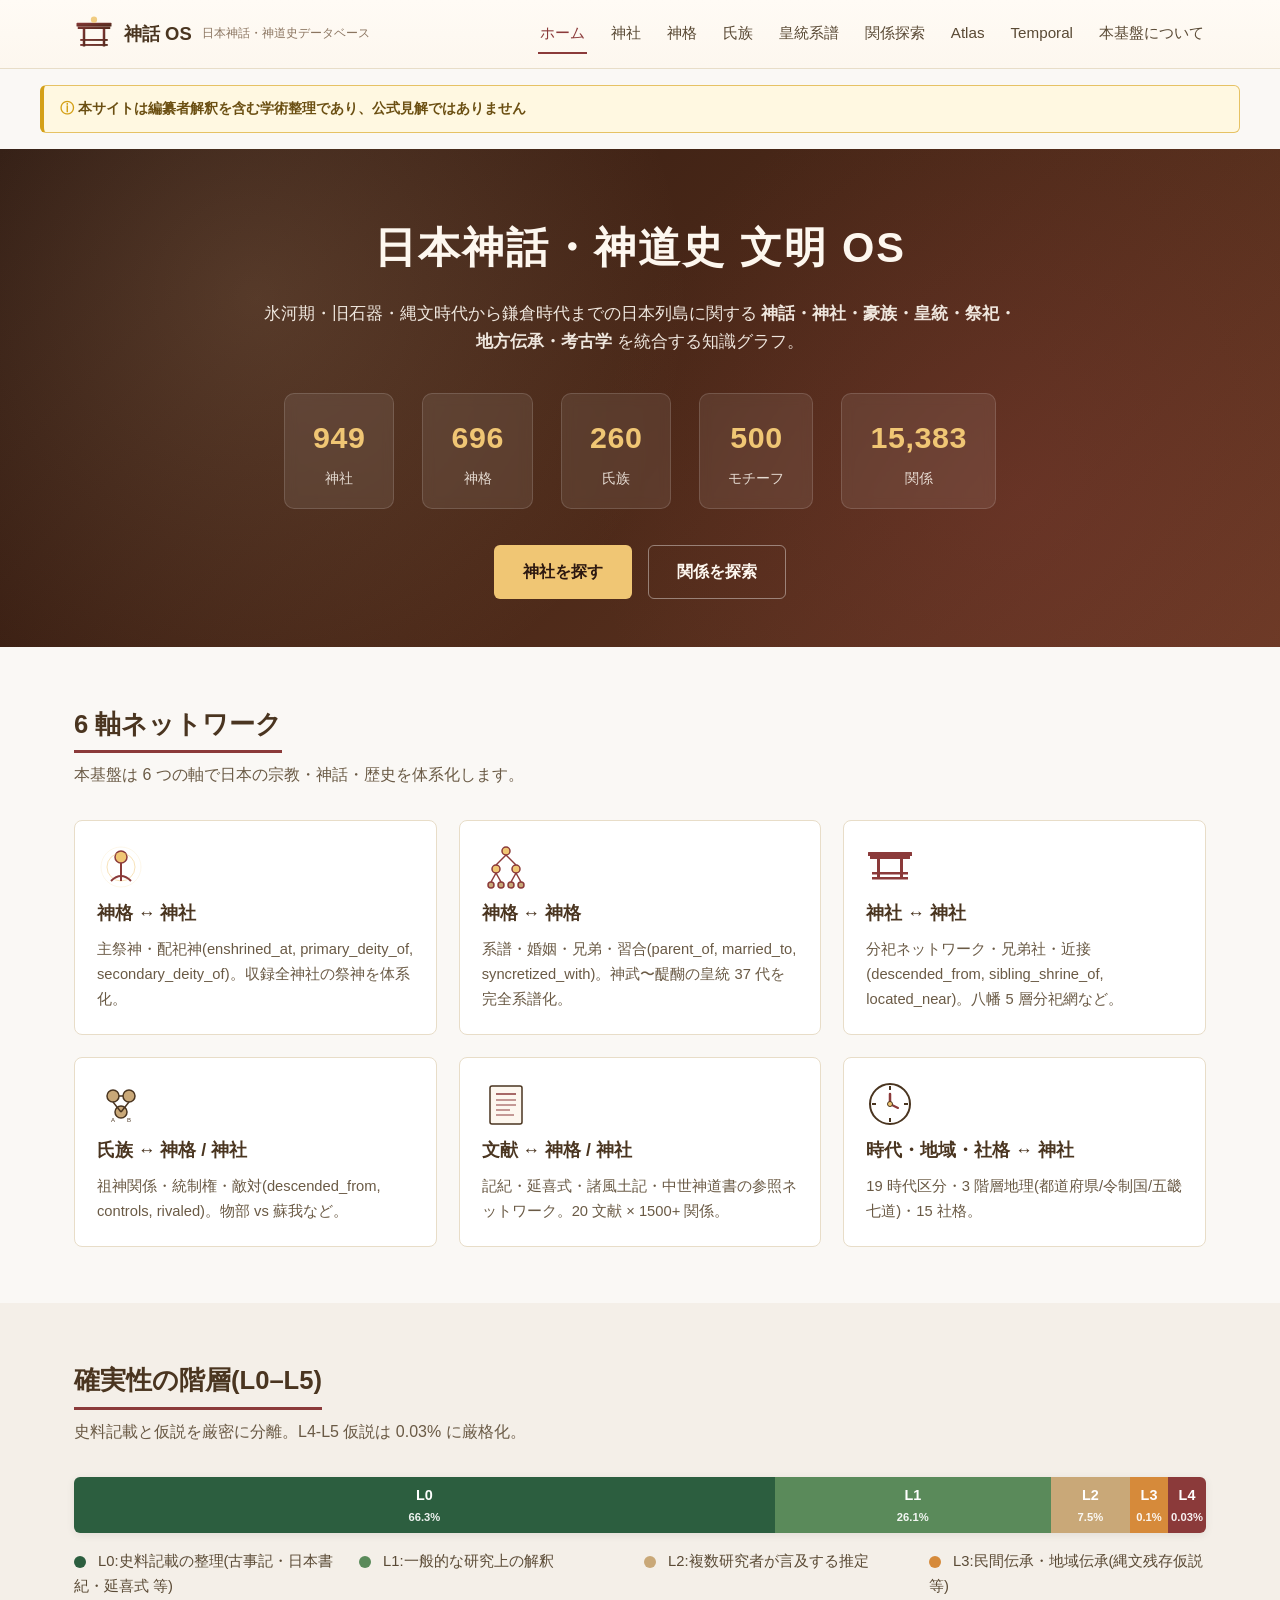
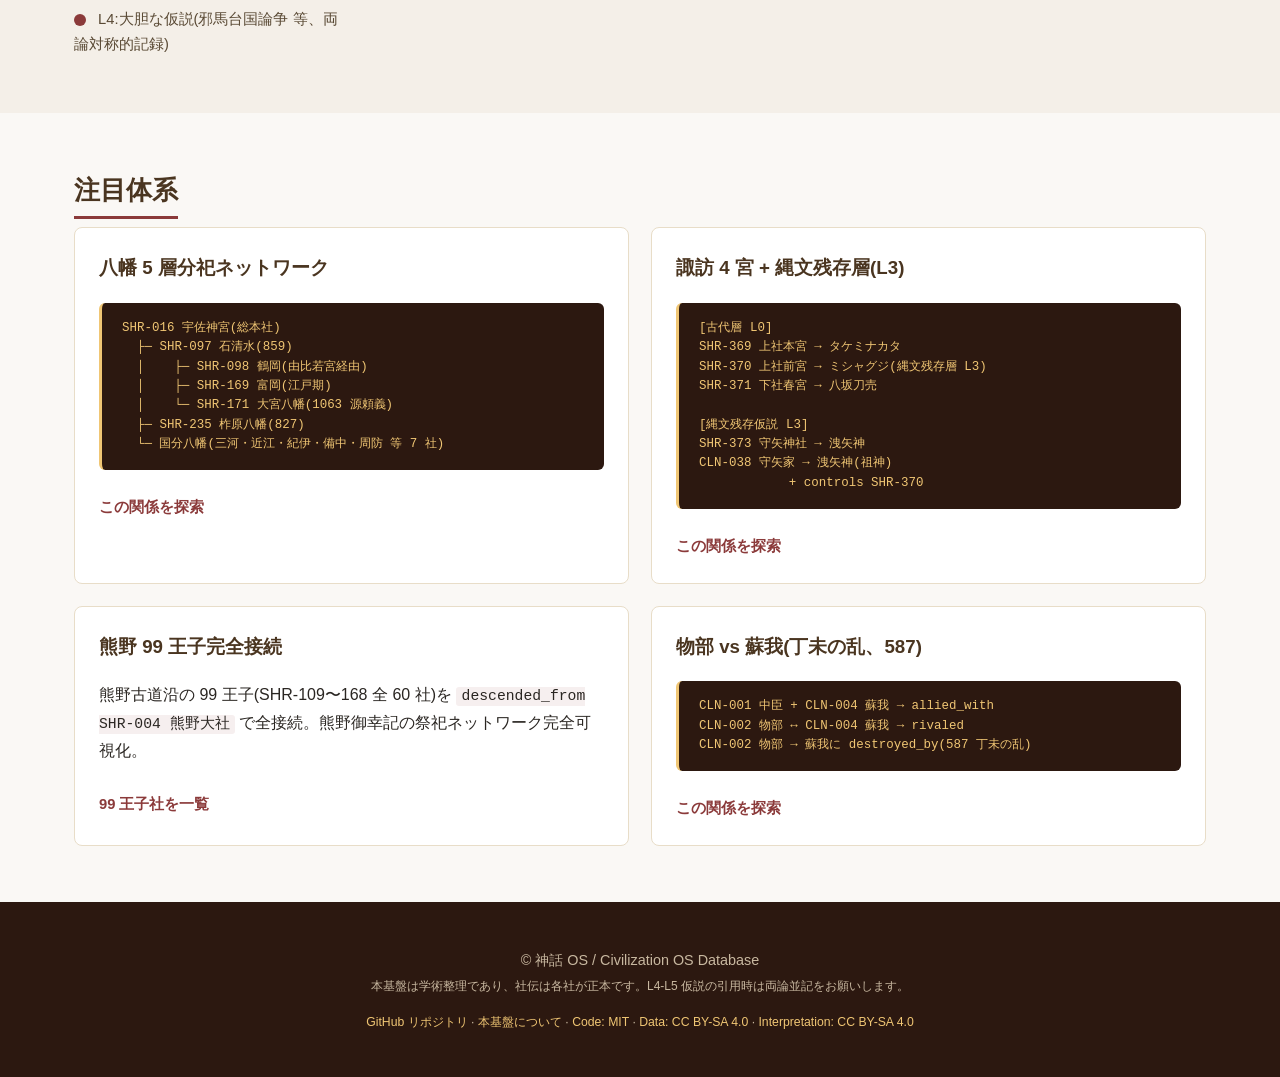
<file: index.html>
<!DOCTYPE html>
<html lang="ja">
<head>
<meta charset="UTF-8">
<meta name="viewport" content="width=device-width, initial-scale=1.0">
<meta http-equiv="refresh" content="0; url=web/index.html">
<link rel="canonical" href="web/index.html">
<title>日本神話・神道史 文明 OS データベース</title>
<style>
  body { font-family: "Hiragino Sans", "Yu Gothic", sans-serif; background: #2c1810; color: #fdf7ef; display: flex; min-height: 100vh; margin: 0; align-items: center; justify-content: center; text-align: center; }
  a { color: #f0c674; font-weight: 700; font-size: 1.2em; }
  .box { padding: 32px; }
</style>
</head>
<body>
  <div class="box">
    <p>日本神話・神道史 文明 OS データベースへようこそ。</p>
    <p>Web アプリへ移動します…</p>
    <p>自動で移動しない場合は <a href="web/index.html">こちらをタップ</a> してください。</p>
  </div>
  <script>location.replace('web/index.html');</script>
</body>
</html>
</file>
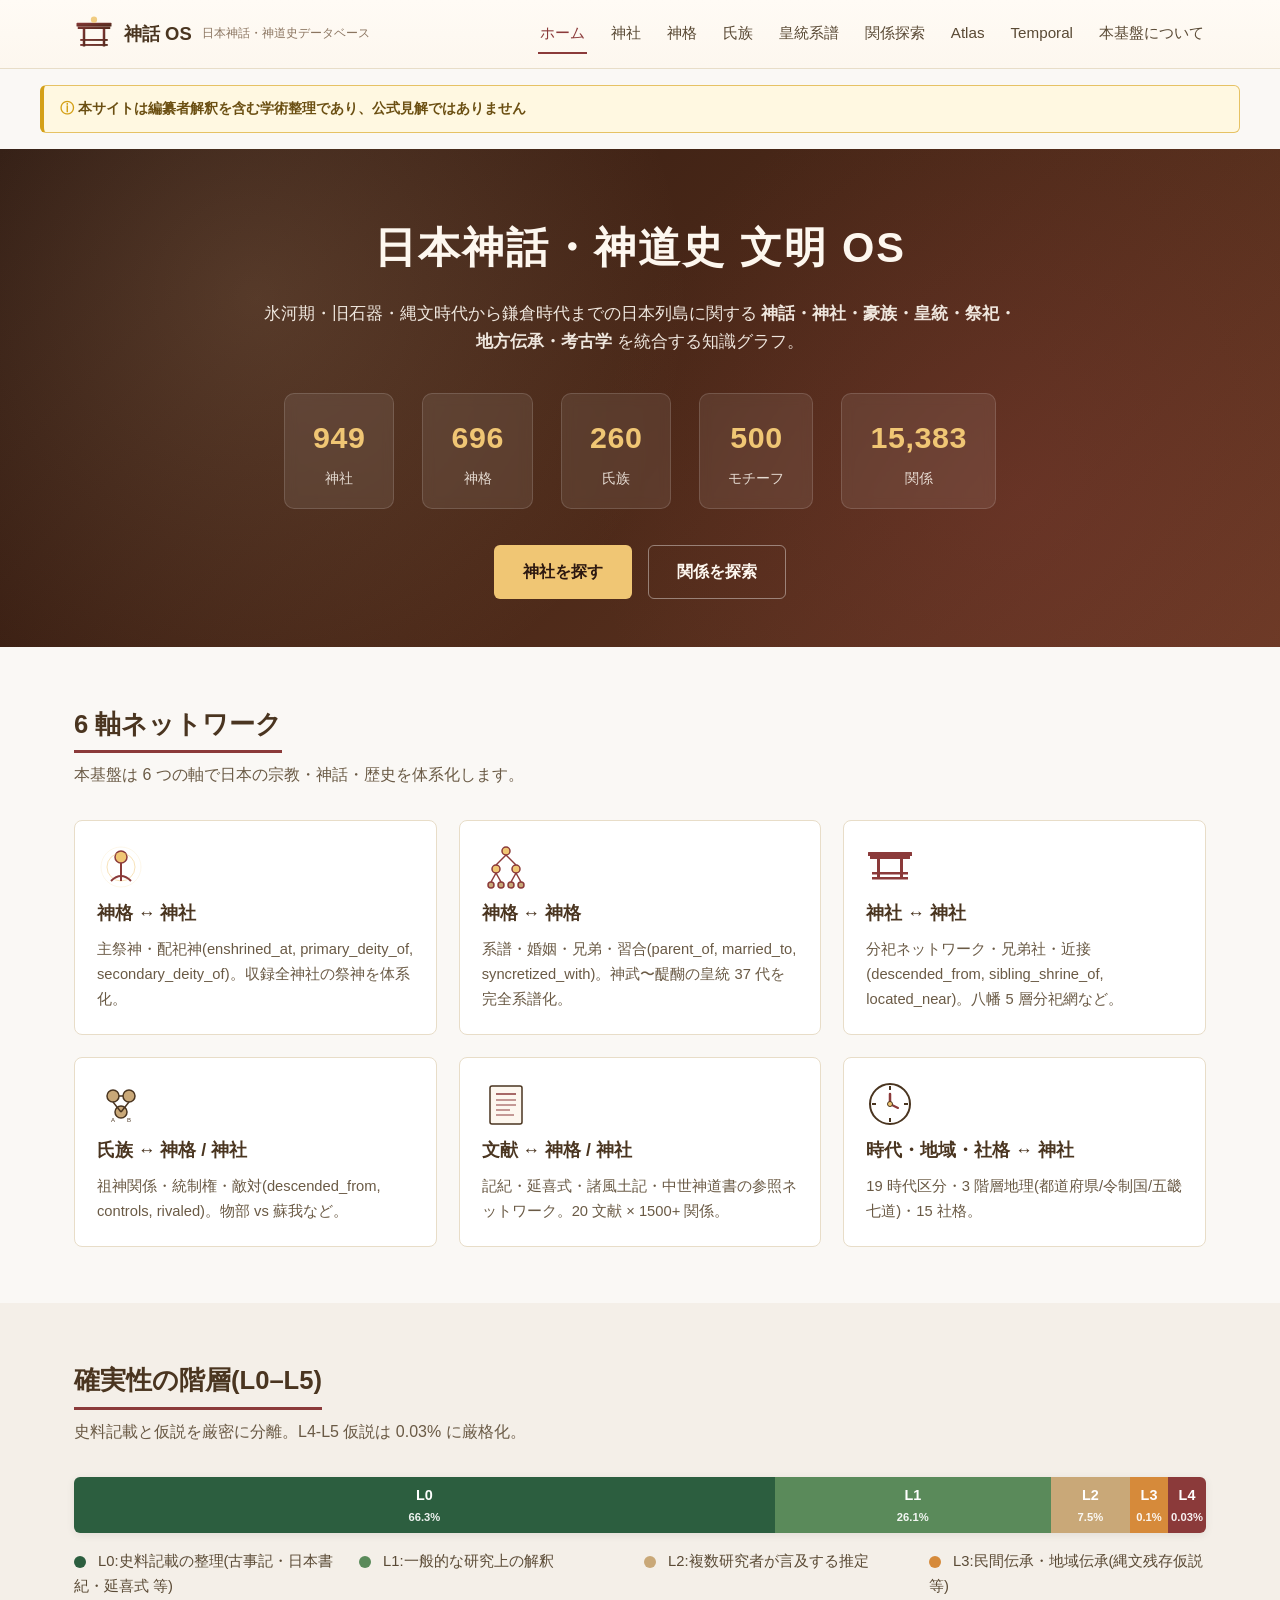
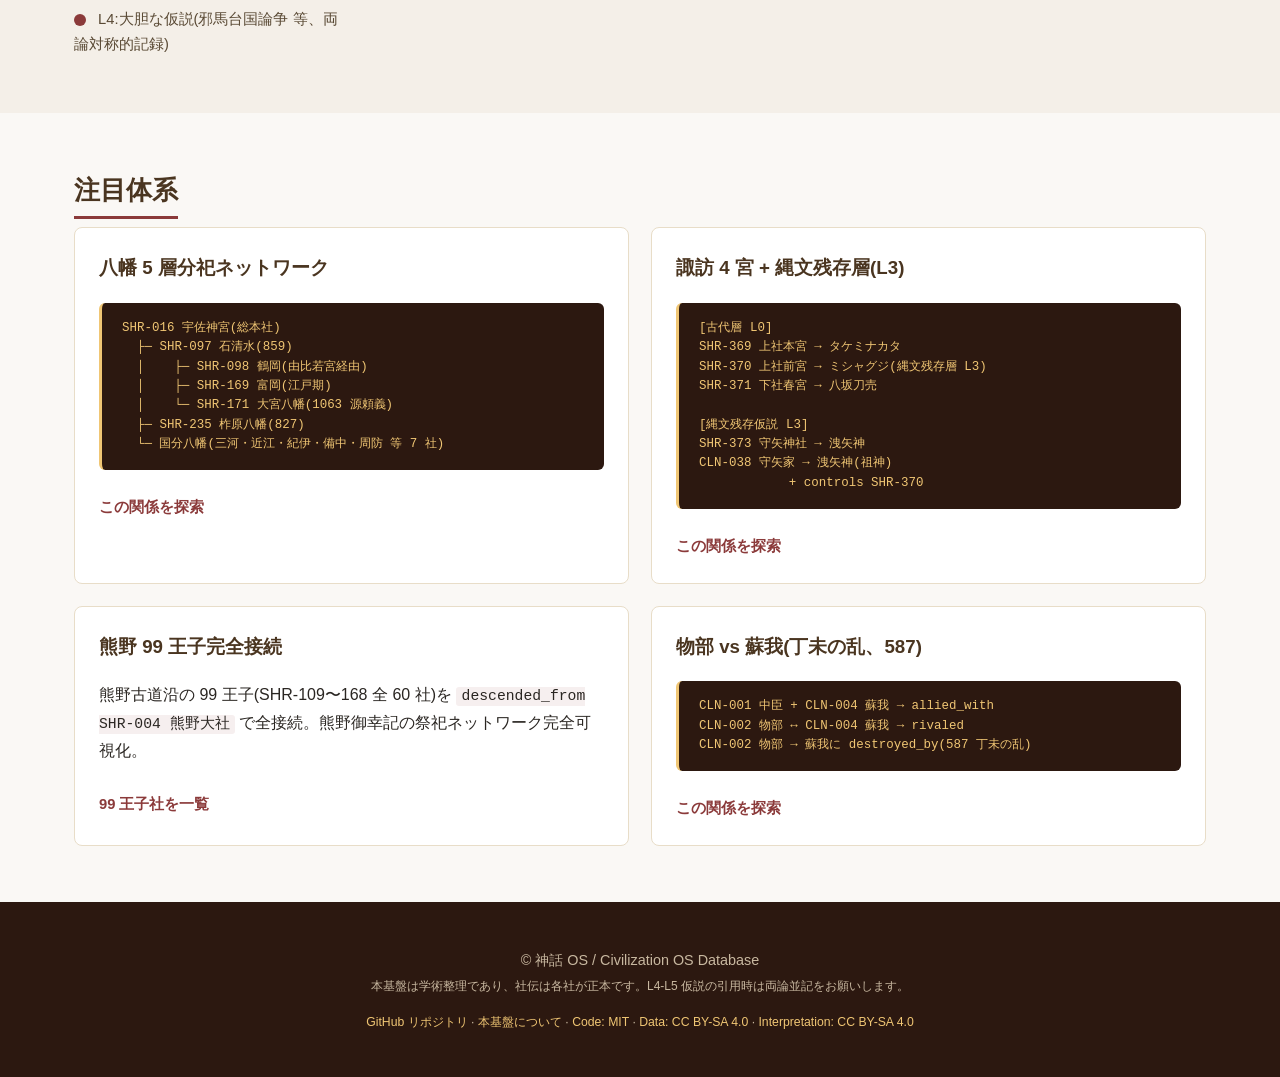
<file: web/index.html>
<!DOCTYPE html>
<html lang="ja">
<head>
<meta charset="UTF-8">
<meta name="viewport" content="width=device-width, initial-scale=1.0">
<title>日本神話・神道史 文明 OS データベース</title>
<meta name="description" content="日本神話・神道史・古代史・考古学・豪族史・皇統史・祭祀史を統合する知識グラフ。神格 690+ / 神社 950+ / 氏族 260 / モチーフ 500 / リレーション 15,000+ を収録。">
<link rel="stylesheet" href="css/main.css">
<link rel="icon" type="image/svg+xml" href="images/favicon.svg">
</head>
<body>

<header class="site-header">
  <div class="container header-inner">
    <a class="brand" href="index.html">
      <img src="images/logo.svg" alt="" width="40" height="40">
      <span class="brand-name">神話 OS</span>
      <span class="brand-tag">日本神話・神道史データベース</span>
    </a>
    <nav class="main-nav">
      <a href="index.html" class="active">ホーム</a>
      <a href="pages/shrines.html">神社</a>
      <a href="pages/deities.html">神格</a>
      <a href="pages/clans.html">氏族</a>
      <a href="pages/genealogy.html">皇統系譜</a>
      <a href="pages/relations.html">関係探索</a>
      <a href="pages/atlas.html">Atlas</a>
      <a href="pages/temporal.html">Temporal</a>
      <a href="pages/about.html">本基盤について</a>
    </nav>
  </div>
</header>

<main>
  <details class="epistemic-disclaimer">
    <summary>本サイトは編纂者解釈を含む学術整理であり、公式見解ではありません</summary>
    <div class="disclaimer-body">
      <p>本データベースは <strong>curated relational interpretation</strong> (DISC-011 採択) を含み、神社・宗教団体の公式見解・学術 consensus・政府機関の認定ではありません。</p>
      <ul>
        <li><strong>仮説強度 (L0-L5)</strong>・<strong>史実性 (A-E)</strong>・<strong>実在性 (verified_status)</strong>・<strong>推論性質 (inference_type)</strong> の 4 軸で各エントリを多面的に評価しています</li>
        <li>L4-L5 仮説は両論並記が必要です。引用時は仮説強度を明示してください</li>
        <li>本基盤は <strong>epistemic neutrality</strong> を維持し、特定の政治・宗教・学術立場への奉仕を意図しません</li>
      </ul>
      <p>詳細: <a href="pages/about.html">本基盤について</a> / <a href="https://github.com/hirokaz/japanese_mythology_database/blob/main/docs/discussions/DISC-011_resolution.md">公開規律 (DISC-011)</a> / <a href="https://github.com/hirokaz/japanese_mythology_database/blob/main/LICENSE-INTERPRETATION">編纂解釈ライセンス</a></p>
    </div>
  </details>

  <section class="hero">
    <div class="container">
      <h1>日本神話・神道史 文明 OS</h1>
      <p class="hero-lead">
        氷河期・旧石器・縄文時代から鎌倉時代までの日本列島に関する
        <strong>神話・神社・豪族・皇統・祭祀・地方伝承・考古学</strong>
        を統合する知識グラフ。
      </p>
      <div class="hero-stats" id="heroStats">
        <div class="stat"><span class="stat-num" id="statShrine">…</span><span class="stat-label">神社</span></div>
        <div class="stat"><span class="stat-num" id="statDeity">…</span><span class="stat-label">神格</span></div>
        <div class="stat"><span class="stat-num" id="statClan">…</span><span class="stat-label">氏族</span></div>
        <div class="stat"><span class="stat-num" id="statMotif">…</span><span class="stat-label">モチーフ</span></div>
        <div class="stat"><span class="stat-num" id="statRelation">…</span><span class="stat-label">関係</span></div>
      </div>
      <div class="hero-cta">
        <a class="btn btn-primary" href="pages/shrines.html">神社を探す</a>
        <a class="btn btn-secondary" href="pages/relations.html">関係を探索</a>
      </div>
    </div>
  </section>

  <section class="section">
    <div class="container">
      <h2 class="section-title">6 軸ネットワーク</h2>
      <p class="section-lead">本基盤は 6 つの軸で日本の宗教・神話・歴史を体系化します。</p>
      <div class="grid grid-3">
        <div class="card">
          <div class="card-icon"><img src="images/icon-deity.svg" alt="" width="48" height="48"></div>
          <h3>神格 ↔ 神社</h3>
          <p>主祭神・配祀神(enshrined_at, primary_deity_of, secondary_deity_of)。収録全神社の祭神を体系化。</p>
        </div>
        <div class="card">
          <div class="card-icon"><img src="images/icon-genealogy.svg" alt="" width="48" height="48"></div>
          <h3>神格 ↔ 神格</h3>
          <p>系譜・婚姻・兄弟・習合(parent_of, married_to, syncretized_with)。神武〜醍醐の皇統 37 代を完全系譜化。</p>
        </div>
        <div class="card">
          <div class="card-icon"><img src="images/icon-shrine.svg" alt="" width="48" height="48"></div>
          <h3>神社 ↔ 神社</h3>
          <p>分祀ネットワーク・兄弟社・近接(descended_from, sibling_shrine_of, located_near)。八幡 5 層分祀網など。</p>
        </div>
        <div class="card">
          <div class="card-icon"><img src="images/icon-clan.svg" alt="" width="48" height="48"></div>
          <h3>氏族 ↔ 神格 / 神社</h3>
          <p>祖神関係・統制権・敵対(descended_from, controls, rivaled)。物部 vs 蘇我など。</p>
        </div>
        <div class="card">
          <div class="card-icon"><img src="images/icon-text.svg" alt="" width="48" height="48"></div>
          <h3>文献 ↔ 神格 / 神社</h3>
          <p>記紀・延喜式・諸風土記・中世神道書の参照ネットワーク。20 文献 × 1500+ 関係。</p>
        </div>
        <div class="card">
          <div class="card-icon"><img src="images/icon-period.svg" alt="" width="48" height="48"></div>
          <h3>時代・地域・社格 ↔ 神社</h3>
          <p>19 時代区分・3 階層地理(都道府県/令制国/五畿七道)・15 社格。</p>
        </div>
      </div>
    </div>
  </section>

  <section class="section section-alt">
    <div class="container">
      <h2 class="section-title">確実性の階層(L0–L5)</h2>
      <p class="section-lead">史料記載と仮説を厳密に分離。L4-L5 仮説は 0.03% に厳格化。</p>
      <div class="layer-bar">
        <div class="layer layer-l0" data-tooltip="史料記載の整理">L0 <span>66.3%</span></div>
        <div class="layer layer-l1" data-tooltip="一般的な研究上の解釈">L1 <span>26.1%</span></div>
        <div class="layer layer-l2" data-tooltip="複数研究者が言及する推定">L2 <span>7.5%</span></div>
        <div class="layer layer-l3" data-tooltip="民間伝承・地域伝承">L3 <span>0.1%</span></div>
        <div class="layer layer-l4" data-tooltip="大胆な仮説">L4 <span>0.03%</span></div>
      </div>
      <ul class="layer-legend">
        <li><span class="dot dot-l0"></span> L0:史料記載の整理(古事記・日本書紀・延喜式 等)</li>
        <li><span class="dot dot-l1"></span> L1:一般的な研究上の解釈</li>
        <li><span class="dot dot-l2"></span> L2:複数研究者が言及する推定</li>
        <li><span class="dot dot-l3"></span> L3:民間伝承・地域伝承(縄文残存仮説 等)</li>
        <li><span class="dot dot-l4"></span> L4:大胆な仮説(邪馬台国論争 等、両論対称的記録)</li>
      </ul>
    </div>
  </section>

  <section class="section">
    <div class="container">
      <h2 class="section-title">注目体系</h2>
      <div class="grid grid-2">
        <article class="feature-card">
          <h3>八幡 5 層分祀ネットワーク</h3>
          <pre class="ascii-tree">SHR-016 宇佐神宮(総本社)
  ├─ SHR-097 石清水(859)
  │    ├─ SHR-098 鶴岡(由比若宮経由)
  │    ├─ SHR-169 富岡(江戸期)
  │    └─ SHR-171 大宮八幡(1063 源頼義)
  ├─ SHR-235 柞原八幡(827)
  └─ 国分八幡(三河・近江・紀伊・備中・周防 等 7 社)</pre>
          <a href="pages/relations.html?from=SHR-016" class="card-link">この関係を探索</a>
        </article>
        <article class="feature-card">
          <h3>諏訪 4 宮 + 縄文残存層(L3)</h3>
          <pre class="ascii-tree">[古代層 L0]
SHR-369 上社本宮 → タケミナカタ
SHR-370 上社前宮 → ミシャグジ(縄文残存層 L3)
SHR-371 下社春宮 → 八坂刀売

[縄文残存仮説 L3]
SHR-373 守矢神社 → 洩矢神
CLN-038 守矢家 → 洩矢神(祖神)
            + controls SHR-370</pre>
          <a href="pages/relations.html?from=SHR-006" class="card-link">この関係を探索</a>
        </article>
        <article class="feature-card">
          <h3>熊野 99 王子完全接続</h3>
          <p>熊野古道沿の 99 王子(SHR-109〜168 全 60 社)を <code>descended_from SHR-004 熊野大社</code> で全接続。熊野御幸記の祭祀ネットワーク完全可視化。</p>
          <a href="pages/shrines.html?q=王子" class="card-link">99 王子社を一覧</a>
        </article>
        <article class="feature-card">
          <h3>物部 vs 蘇我(丁未の乱、587)</h3>
          <pre class="ascii-tree">CLN-001 中臣 + CLN-004 蘇我 → allied_with
CLN-002 物部 ↔ CLN-004 蘇我 → rivaled
CLN-002 物部 → 蘇我に destroyed_by(587 丁未の乱)</pre>
          <a href="pages/relations.html?from=CLN-002" class="card-link">この関係を探索</a>
        </article>
      </div>
    </div>
  </section>
</main>

<footer class="site-footer">
  <div class="container">
    <p>
      © 神話 OS / Civilization OS Database
      <br>
      <small>本基盤は学術整理であり、社伝は各社が正本です。L4-L5 仮説の引用時は両論並記をお願いします。</small>
    </p>
    <p class="footer-meta">
      <a href="https://github.com/hirokaz/japanese_mythology_database">GitHub リポジトリ</a> ·
      <a href="pages/about.html">本基盤について</a> ·
      <a href="https://github.com/hirokaz/japanese_mythology_database/blob/main/LICENSE">Code: MIT</a> ·
      <a href="https://github.com/hirokaz/japanese_mythology_database/blob/main/LICENSE-DATA">Data: CC BY-SA 4.0</a> ·
      <a href="https://github.com/hirokaz/japanese_mythology_database/blob/main/LICENSE-INTERPRETATION">Interpretation: CC BY-SA 4.0</a>
    </p>
  </div>
</footer>

<script src="js/tsv_parser.js?v=20260706"></script>
<script src="js/data_loader.js?v=20260706"></script>
<script src="js/index.js?v=20260706"></script>
</body>
</html>
</file>
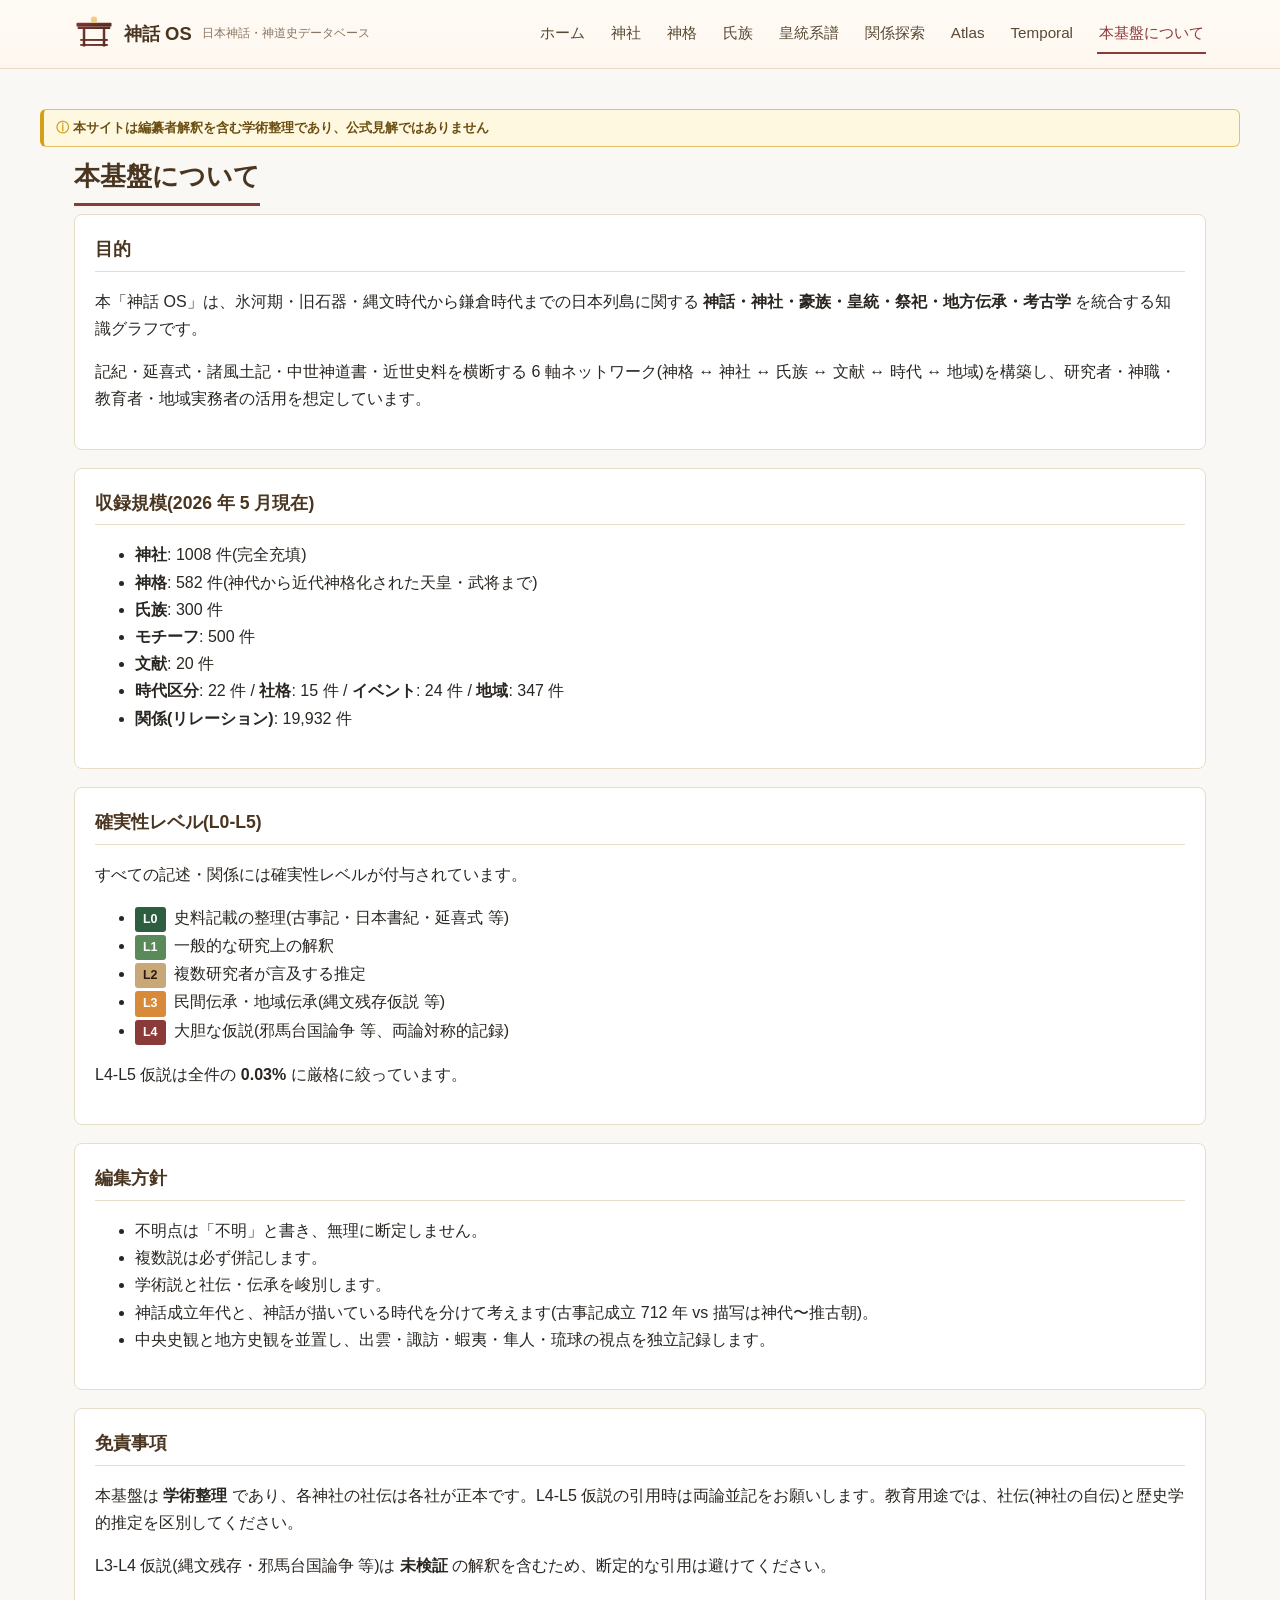
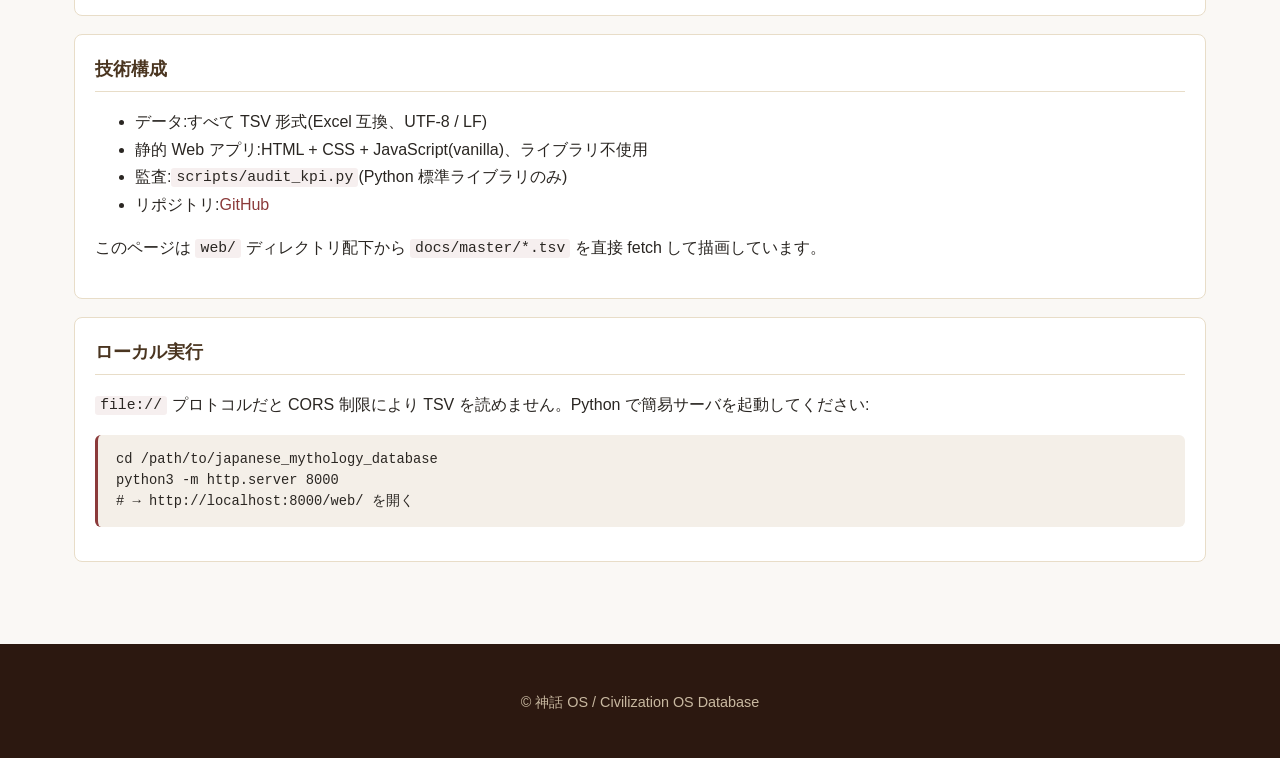
<file: web/pages/about.html>
<!DOCTYPE html>
<html lang="ja">
<head>
<meta charset="UTF-8">
<meta name="viewport" content="width=device-width, initial-scale=1.0">
<meta name="description" content="本データベースの目的・方法論・確実性レベル (L0-L5)・史実性評価の説明。">
<title>本基盤について | 神話 OS</title>
<link rel="stylesheet" href="../css/main.css">
<link rel="icon" type="image/svg+xml" href="../images/favicon.svg">
</head>
<body>
<header class="site-header">
  <div class="container header-inner">
    <a class="brand" href="../index.html">
      <img src="../images/logo.svg" alt="" width="40" height="40">
      <span class="brand-name">神話 OS</span>
      <span class="brand-tag">日本神話・神道史データベース</span>
    </a>
    <nav class="main-nav">
      <a href="../index.html">ホーム</a>
      <a href="shrines.html">神社</a>
      <a href="deities.html">神格</a>
      <a href="clans.html">氏族</a>
      <a href="genealogy.html">皇統系譜</a>
      <a href="relations.html">関係探索</a>
      <a href="atlas.html">Atlas</a>
      <a href="temporal.html">Temporal</a>
      <a href="about.html" class="active">本基盤について</a>
    </nav>
  </div>
</header>

<main class="list-page">
  <details class="epistemic-disclaimer compact">
    <summary>本サイトは編纂者解釈を含む学術整理であり、公式見解ではありません</summary>
    <div class="disclaimer-body">
      <p>本データベースは curated relational interpretation を含み、公式見解・学術 consensus・神社認定ではありません。各エントリは <strong>仮説強度 (L0-L5) / 史実性 (A-E) / 実在性 / 推論性質</strong> の 4 軸で評価。詳細: <a href="about.html">本基盤について</a></p>
    </div>
  </details>
  <div class="container">
    <h1 class="section-title">本基盤について</h1>

    <div class="detail-section">
      <h2>目的</h2>
      <p>本「神話 OS」は、氷河期・旧石器・縄文時代から鎌倉時代までの日本列島に関する <strong>神話・神社・豪族・皇統・祭祀・地方伝承・考古学</strong> を統合する知識グラフです。</p>
      <p>記紀・延喜式・諸風土記・中世神道書・近世史料を横断する 6 軸ネットワーク(神格 ↔ 神社 ↔ 氏族 ↔ 文献 ↔ 時代 ↔ 地域)を構築し、研究者・神職・教育者・地域実務者の活用を想定しています。</p>
    </div>

    <div class="detail-section">
      <h2>収録規模(2026 年 5 月現在)</h2>
      <ul>
        <li><strong>神社</strong>: 1008 件(完全充填)</li>
        <li><strong>神格</strong>: 582 件(神代から近代神格化された天皇・武将まで)</li>
        <li><strong>氏族</strong>: 300 件</li>
        <li><strong>モチーフ</strong>: 500 件</li>
        <li><strong>文献</strong>: 20 件</li>
        <li><strong>時代区分</strong>: 22 件 / <strong>社格</strong>: 15 件 / <strong>イベント</strong>: 24 件 / <strong>地域</strong>: 347 件</li>
        <li><strong>関係(リレーション)</strong>: 19,932 件</li>
      </ul>
    </div>

    <div class="detail-section">
      <h2>確実性レベル(L0-L5)</h2>
      <p>すべての記述・関係には確実性レベルが付与されています。</p>
      <ul>
        <li><span class="badge badge-l0">L0</span> 史料記載の整理(古事記・日本書紀・延喜式 等)</li>
        <li><span class="badge badge-l1">L1</span> 一般的な研究上の解釈</li>
        <li><span class="badge badge-l2">L2</span> 複数研究者が言及する推定</li>
        <li><span class="badge badge-l3">L3</span> 民間伝承・地域伝承(縄文残存仮説 等)</li>
        <li><span class="badge badge-l4">L4</span> 大胆な仮説(邪馬台国論争 等、両論対称的記録)</li>
      </ul>
      <p>L4-L5 仮説は全件の <strong>0.03%</strong> に厳格に絞っています。</p>
    </div>

    <div class="detail-section">
      <h2>編集方針</h2>
      <ul>
        <li>不明点は「不明」と書き、無理に断定しません。</li>
        <li>複数説は必ず併記します。</li>
        <li>学術説と社伝・伝承を峻別します。</li>
        <li>神話成立年代と、神話が描いている時代を分けて考えます(古事記成立 712 年 vs 描写は神代〜推古朝)。</li>
        <li>中央史観と地方史観を並置し、出雲・諏訪・蝦夷・隼人・琉球の視点を独立記録します。</li>
      </ul>
    </div>

    <div class="detail-section">
      <h2>免責事項</h2>
      <p>本基盤は <strong>学術整理</strong> であり、各神社の社伝は各社が正本です。L4-L5 仮説の引用時は両論並記をお願いします。教育用途では、社伝(神社の自伝)と歴史学的推定を区別してください。</p>
      <p>L3-L4 仮説(縄文残存・邪馬台国論争 等)は <strong>未検証</strong> の解釈を含むため、断定的な引用は避けてください。</p>
    </div>

    <div class="detail-section">
      <h2>技術構成</h2>
      <ul>
        <li>データ:すべて TSV 形式(Excel 互換、UTF-8 / LF)</li>
        <li>静的 Web アプリ:HTML + CSS + JavaScript(vanilla)、ライブラリ不使用</li>
        <li>監査:<code>scripts/audit_kpi.py</code>(Python 標準ライブラリのみ)</li>
        <li>リポジトリ:<a href="https://github.com/hirokaz/japanese_mythology_database" target="_blank">GitHub</a></li>
      </ul>
      <p>このページは <code>web/</code> ディレクトリ配下から <code>docs/master/*.tsv</code> を直接 fetch して描画しています。</p>
    </div>

    <div class="detail-section">
      <h2>ローカル実行</h2>
      <p><code>file://</code> プロトコルだと CORS 制限により TSV を読めません。Python で簡易サーバを起動してください:</p>
      <pre>cd /path/to/japanese_mythology_database
python3 -m http.server 8000
# → http://localhost:8000/web/ を開く</pre>
    </div>
  </div>
</main>

<footer class="site-footer"><div class="container"><p>© 神話 OS / Civilization OS Database</p></div></footer>
</body>
</html>
</file>
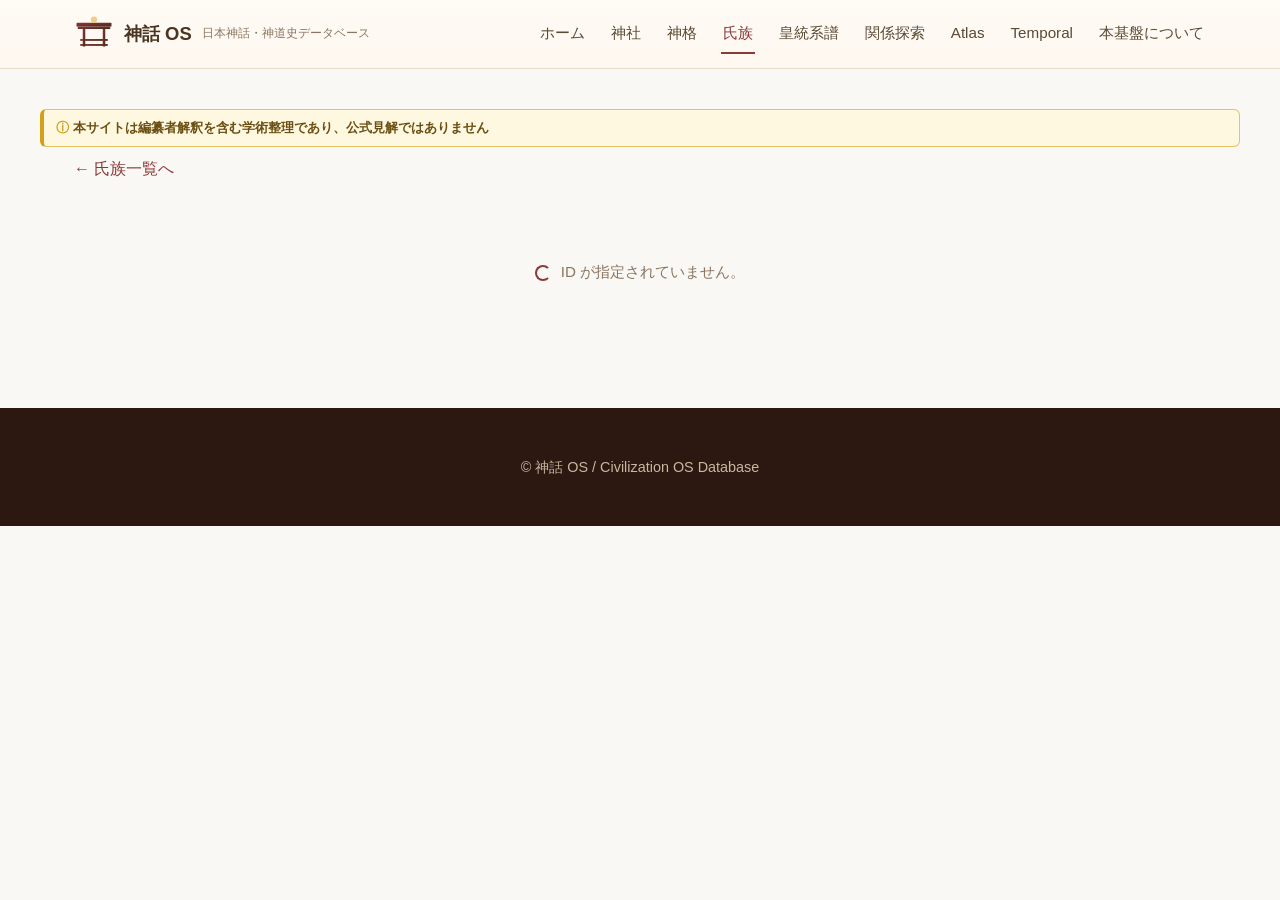
<file: web/pages/clan.html>
<!DOCTYPE html>
<html lang="ja">
<head>
<meta charset="UTF-8">
<meta name="viewport" content="width=device-width, initial-scale=1.0">
<meta name="description" content="氏族の詳細ページ。祖神・系譜・祭祀神社・関連天皇・歴史的出来事を表示。">
<title>氏族詳細 | 神話 OS</title>
<link rel="stylesheet" href="../css/main.css">
<link rel="icon" type="image/svg+xml" href="../images/favicon.svg">
</head>
<body>
<header class="site-header">
  <div class="container header-inner">
    <a class="brand" href="../index.html">
      <img src="../images/logo.svg" alt="" width="40" height="40">
      <span class="brand-name">神話 OS</span>
      <span class="brand-tag">日本神話・神道史データベース</span>
    </a>
    <nav class="main-nav">
      <a href="../index.html">ホーム</a>
      <a href="shrines.html">神社</a>
      <a href="deities.html">神格</a>
      <a href="clans.html" class="active">氏族</a>
      <a href="genealogy.html">皇統系譜</a>
      <a href="relations.html">関係探索</a>
      <a href="atlas.html">Atlas</a>
      <a href="temporal.html">Temporal</a>
      <a href="about.html">本基盤について</a>
    </nav>
  </div>
</header>

<main class="detail-page">
  <details class="epistemic-disclaimer compact">
    <summary>本サイトは編纂者解釈を含む学術整理であり、公式見解ではありません</summary>
    <div class="disclaimer-body">
      <p>本データベースは curated relational interpretation を含み、公式見解・学術 consensus・神社認定ではありません。各エントリは <strong>仮説強度 (L0-L5) / 史実性 (A-E) / 実在性 / 推論性質</strong> の 4 軸で評価。詳細: <a href="about.html">本基盤について</a></p>
    </div>
  </details>
  <div class="container">
    <p class="backlink"><a href="clans.html">← 氏族一覧へ</a></p>
    <div id="loading" class="loading">読み込み中…</div>
    <div id="content" hidden></div>
  </div>
</main>

<footer class="site-footer"><div class="container"><p>© 神話 OS / Civilization OS Database</p></div></footer>

<script src="../js/tsv_parser.js?v=20260706"></script>
<script src="../js/era.js?v=20260706"></script>
<script src="../js/data_loader.js?v=20260706"></script>
<script src="../js/detail/utils.js?v=20260706"></script>
<script src="../js/detail/epistemic.js?v=20260706"></script>
<script src="../js/detail/relations.js?v=20260706"></script>
<script src="../js/detail/shrine.js?v=20260706"></script>
<script src="../js/detail/deity.js?v=20260706"></script>
<script src="../js/detail/clan.js?v=20260706"></script>
<script src="../js/detail/core.js?v=20260706"></script>
<script>window.detailType = 'clan';</script>
<script>renderDetail();</script>
</body>
</html>
</file>
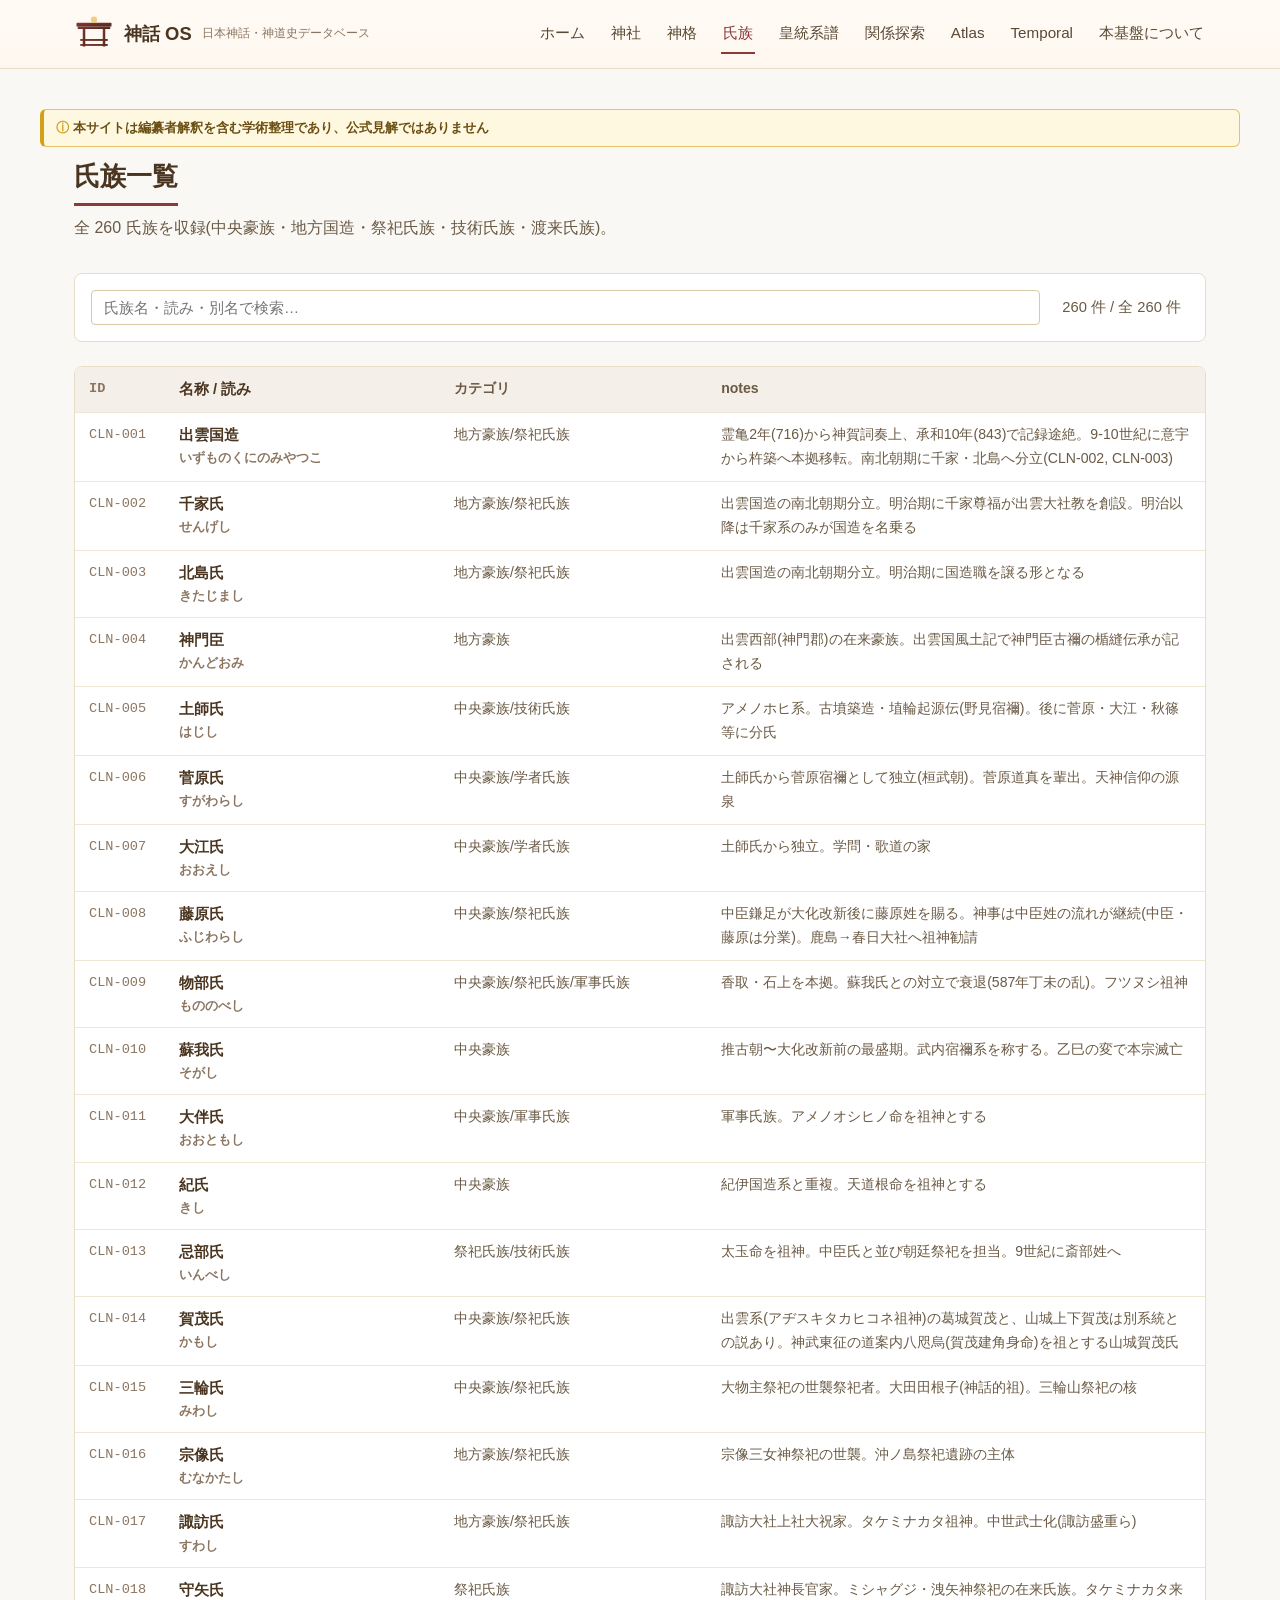
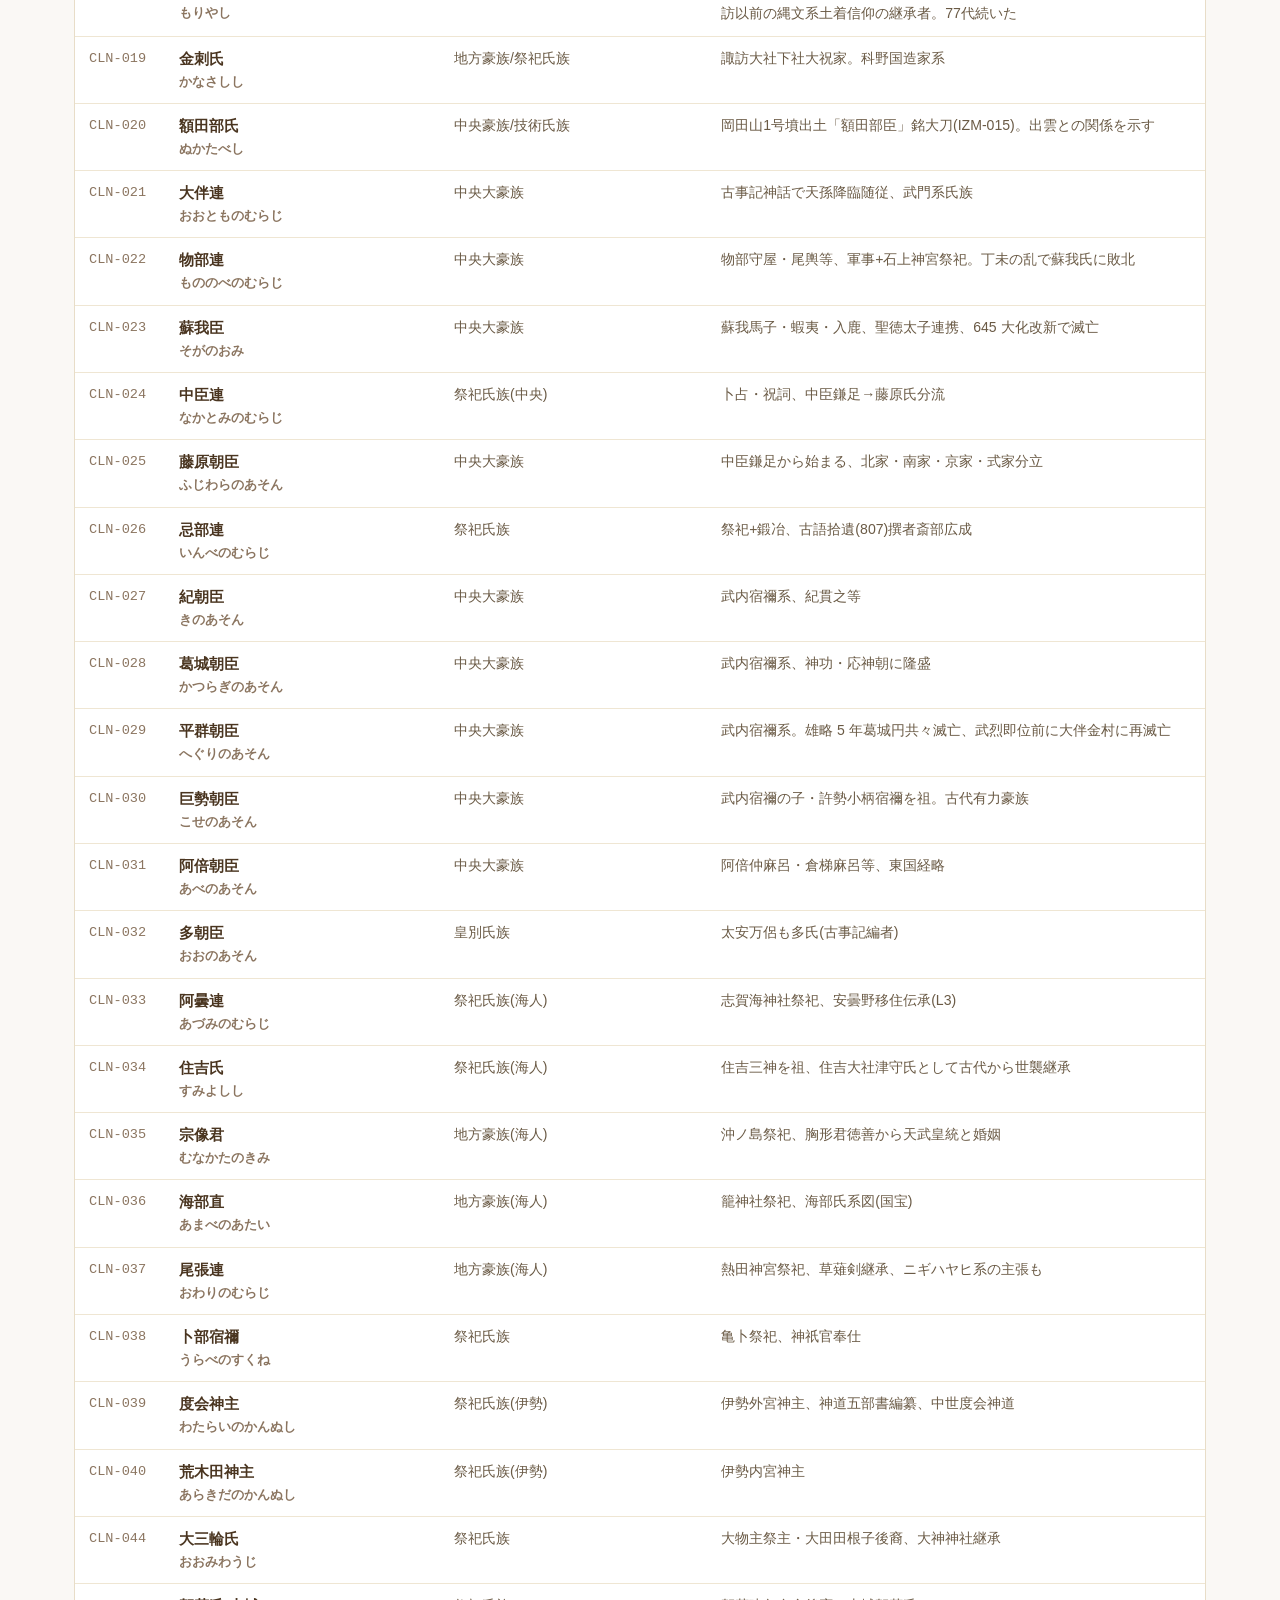
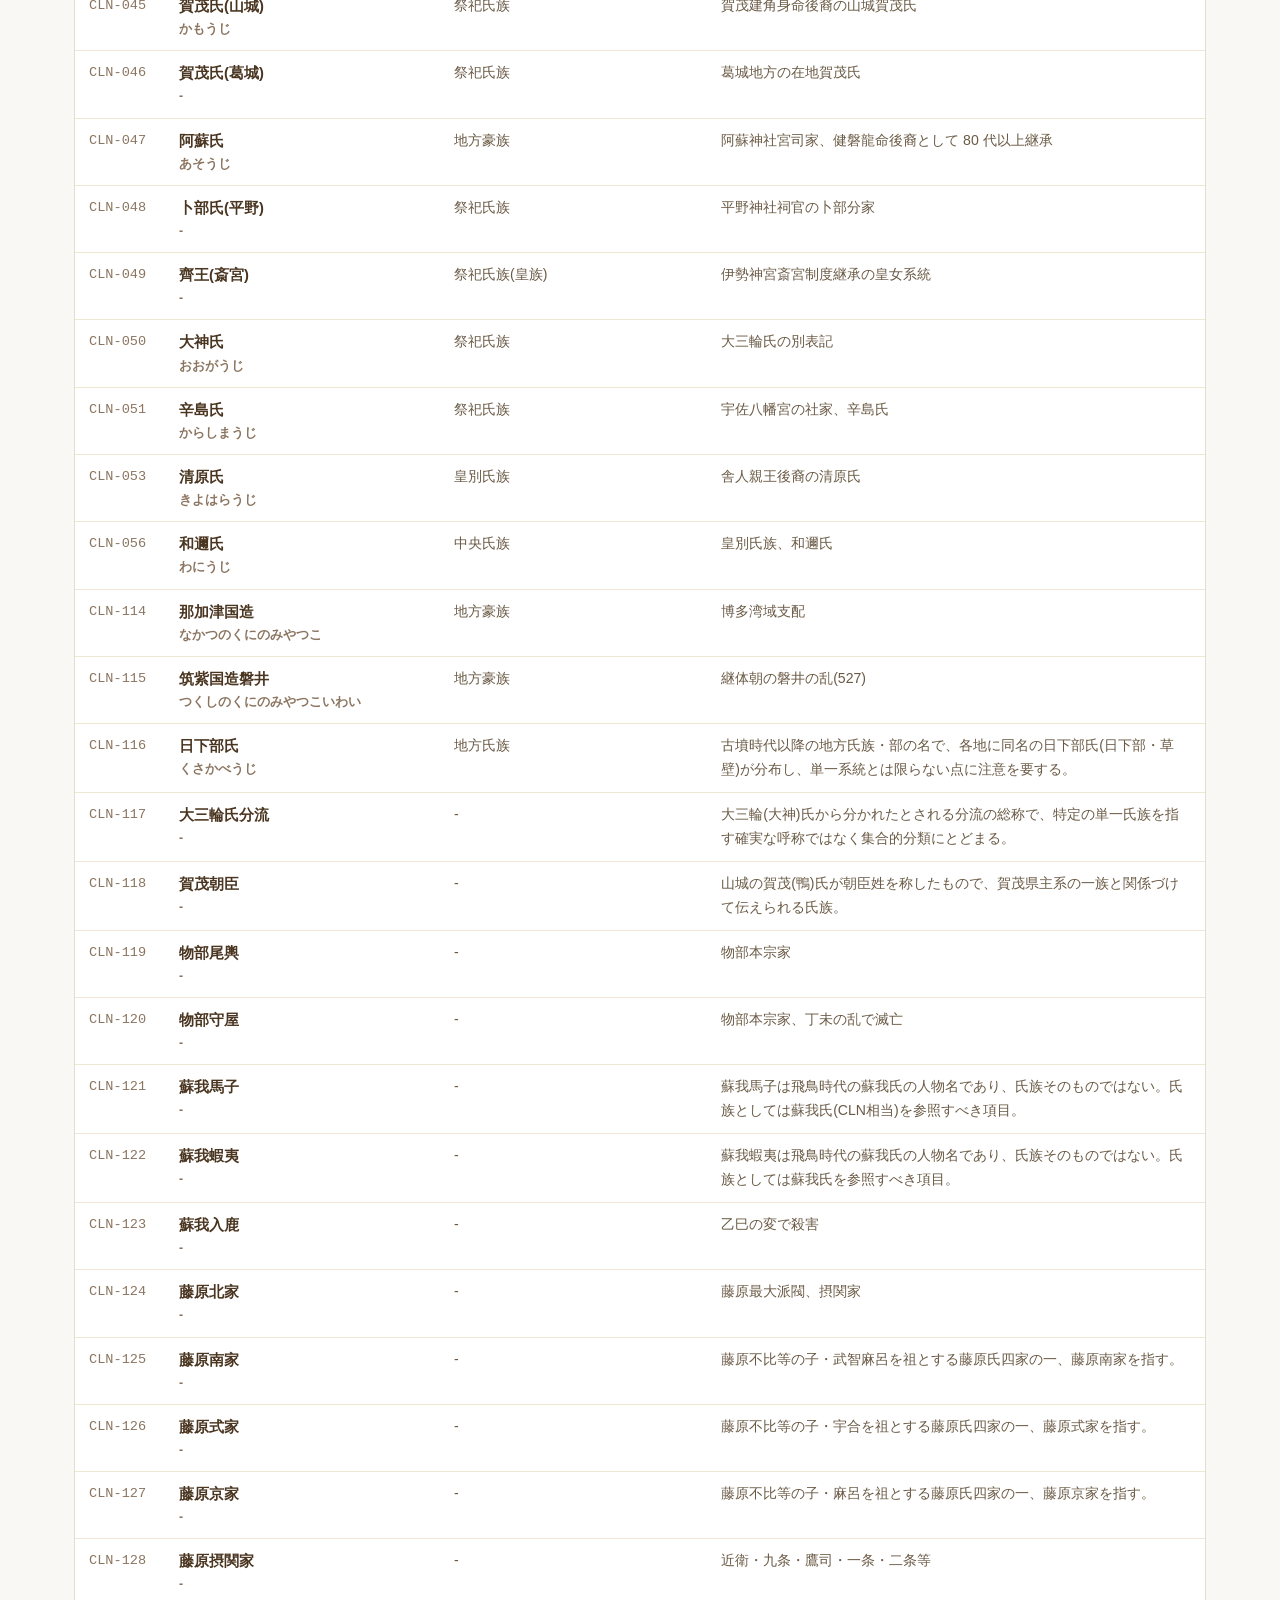
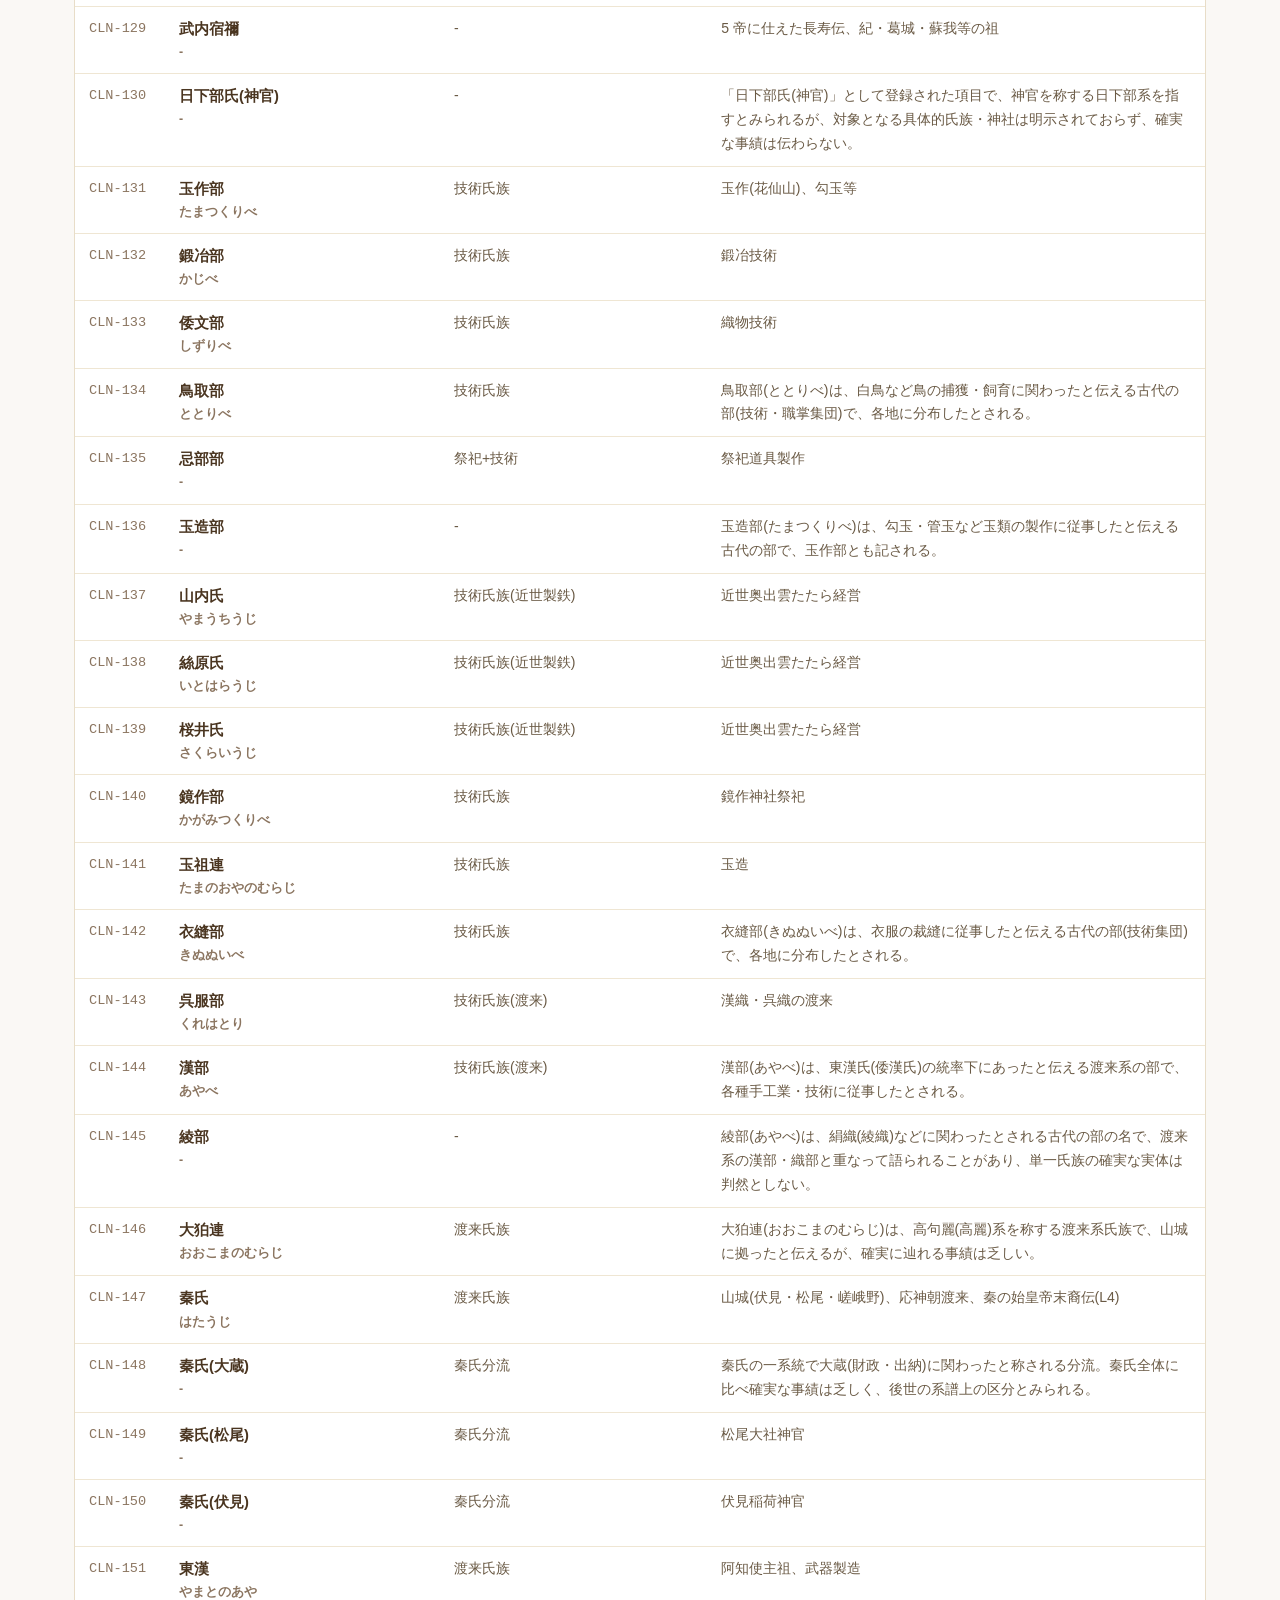
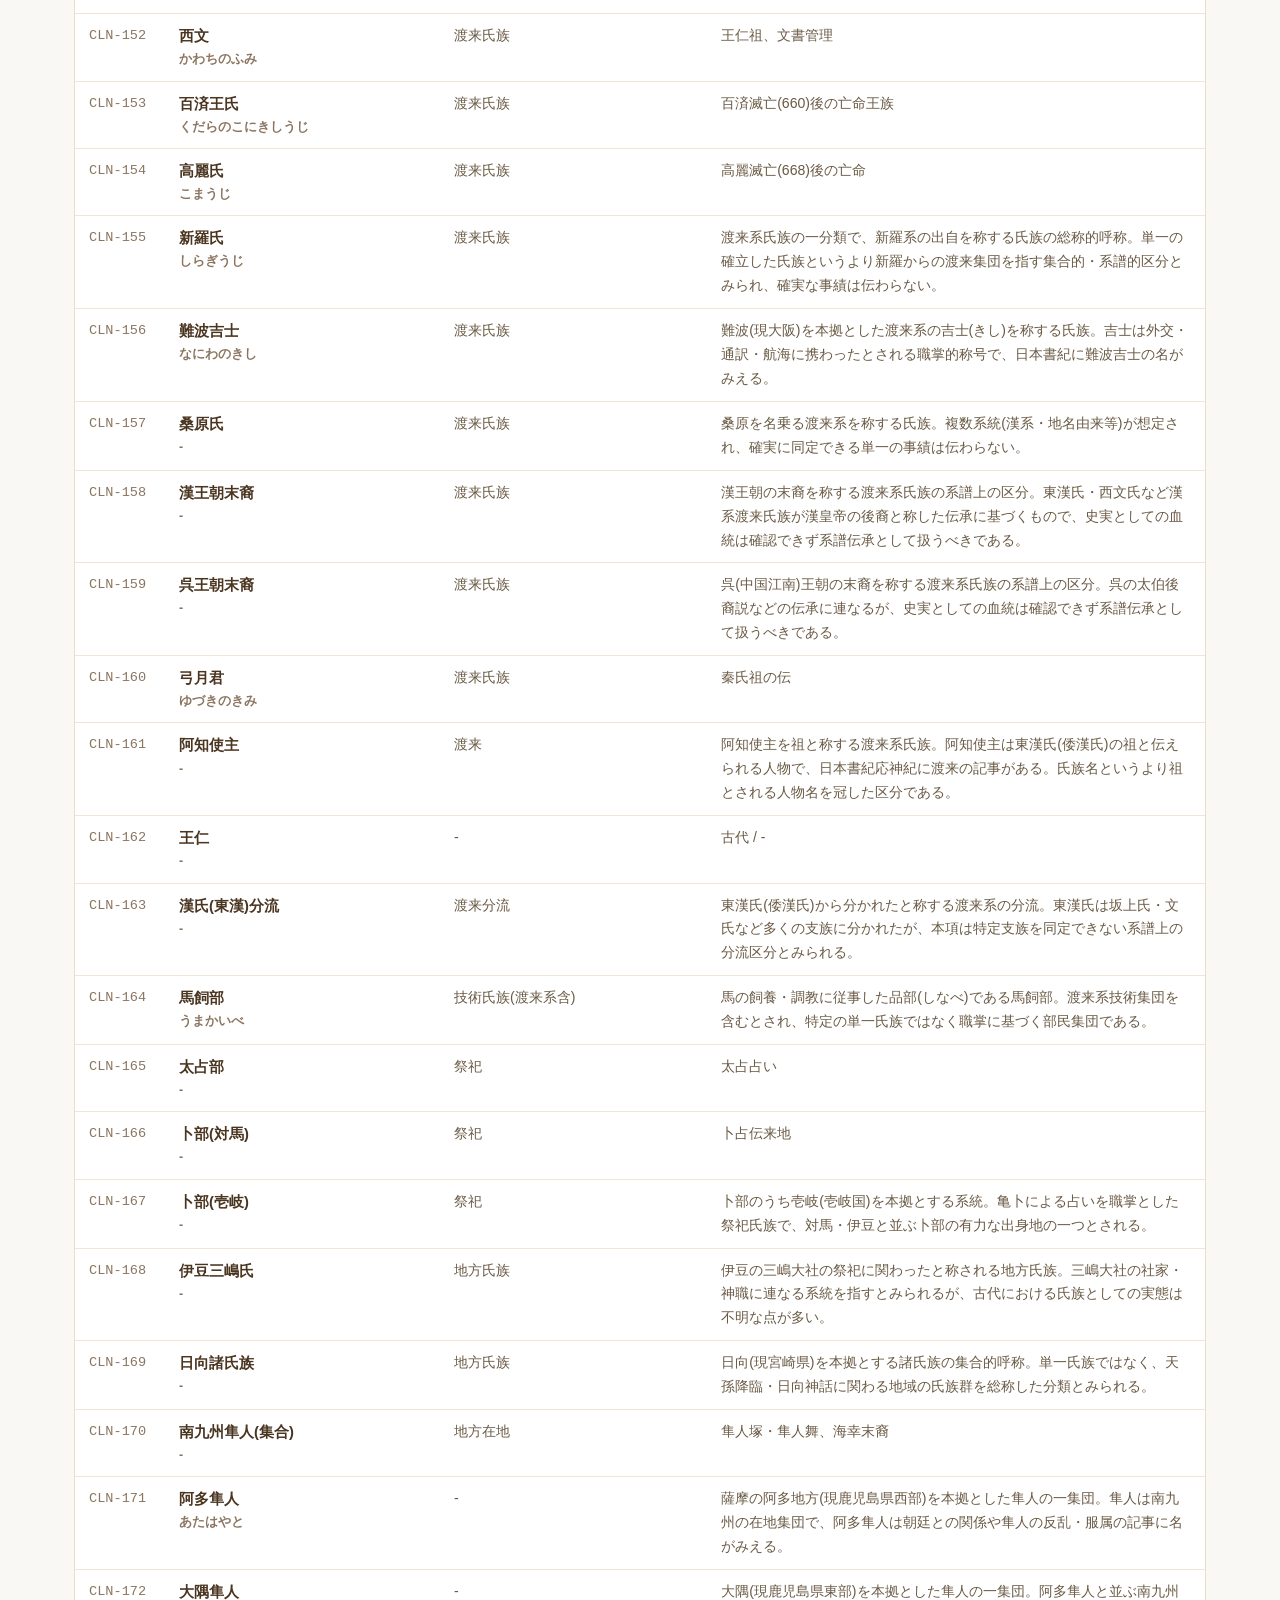
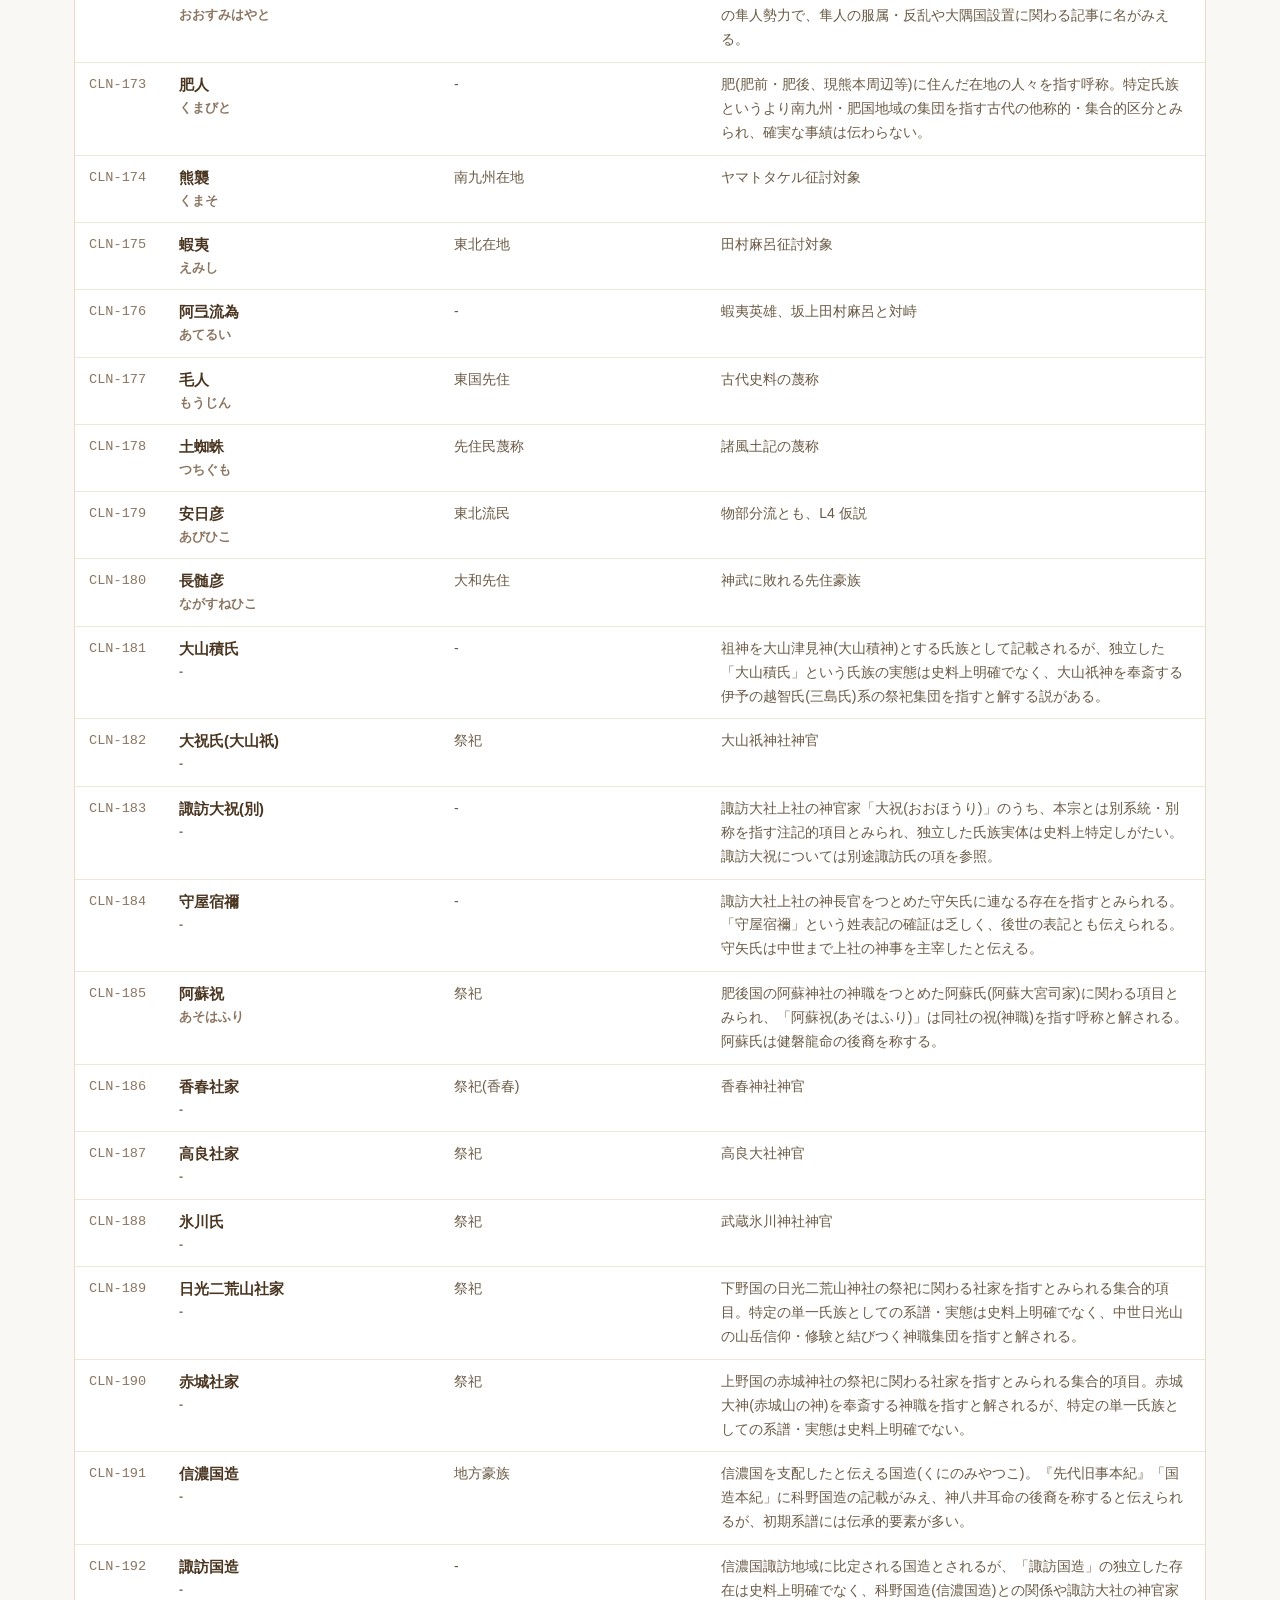
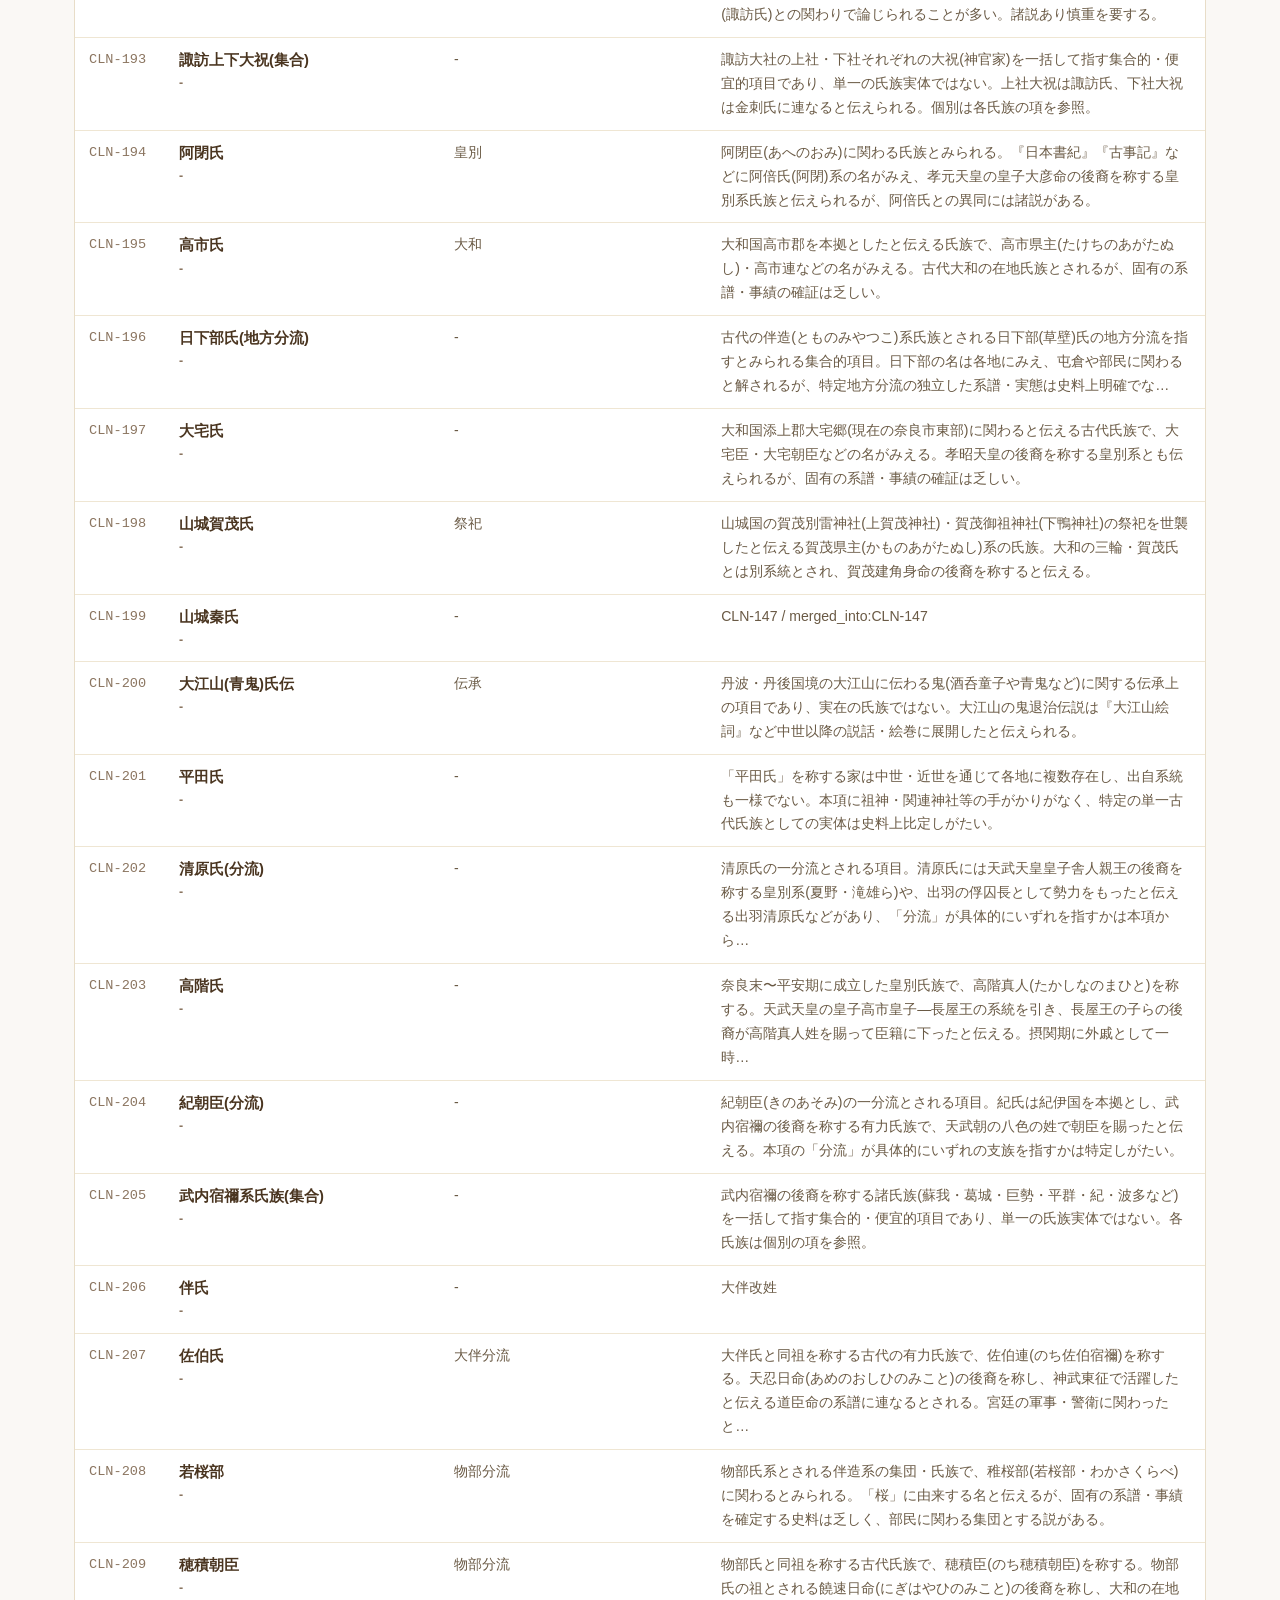
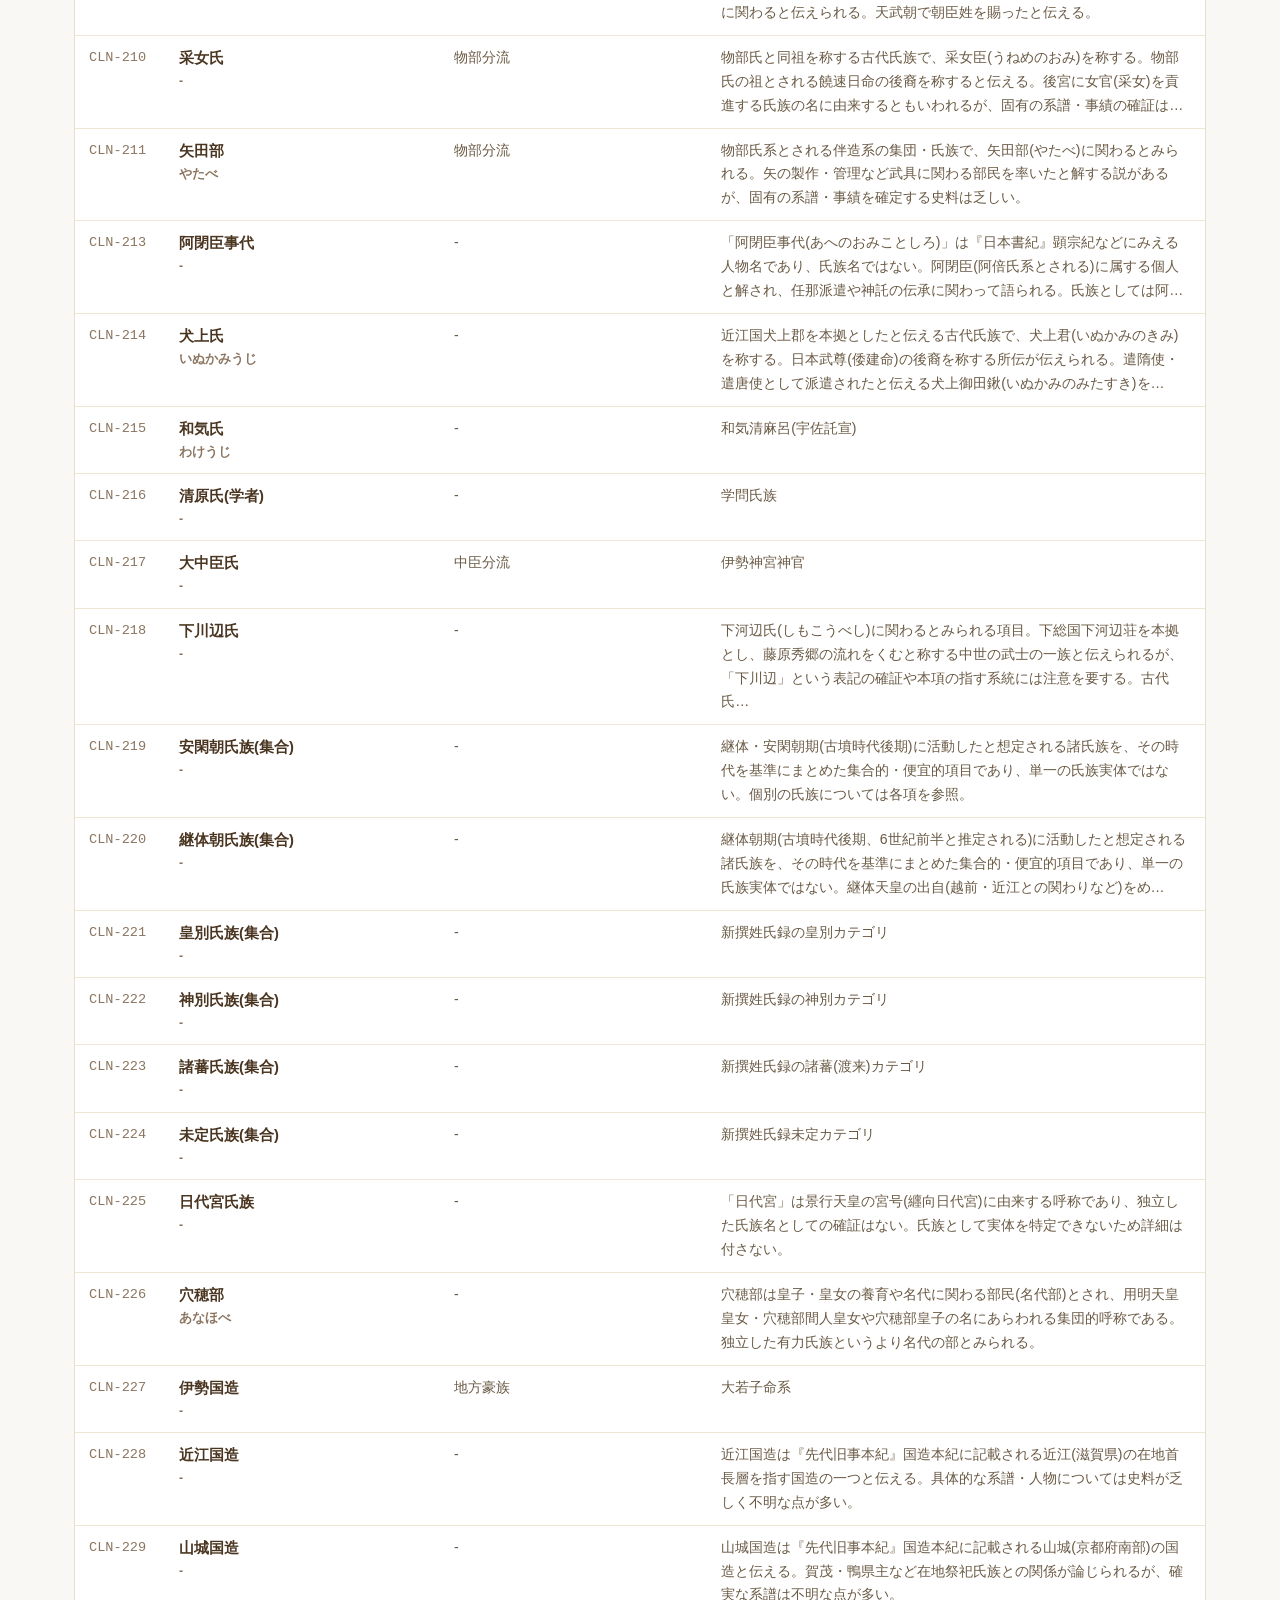
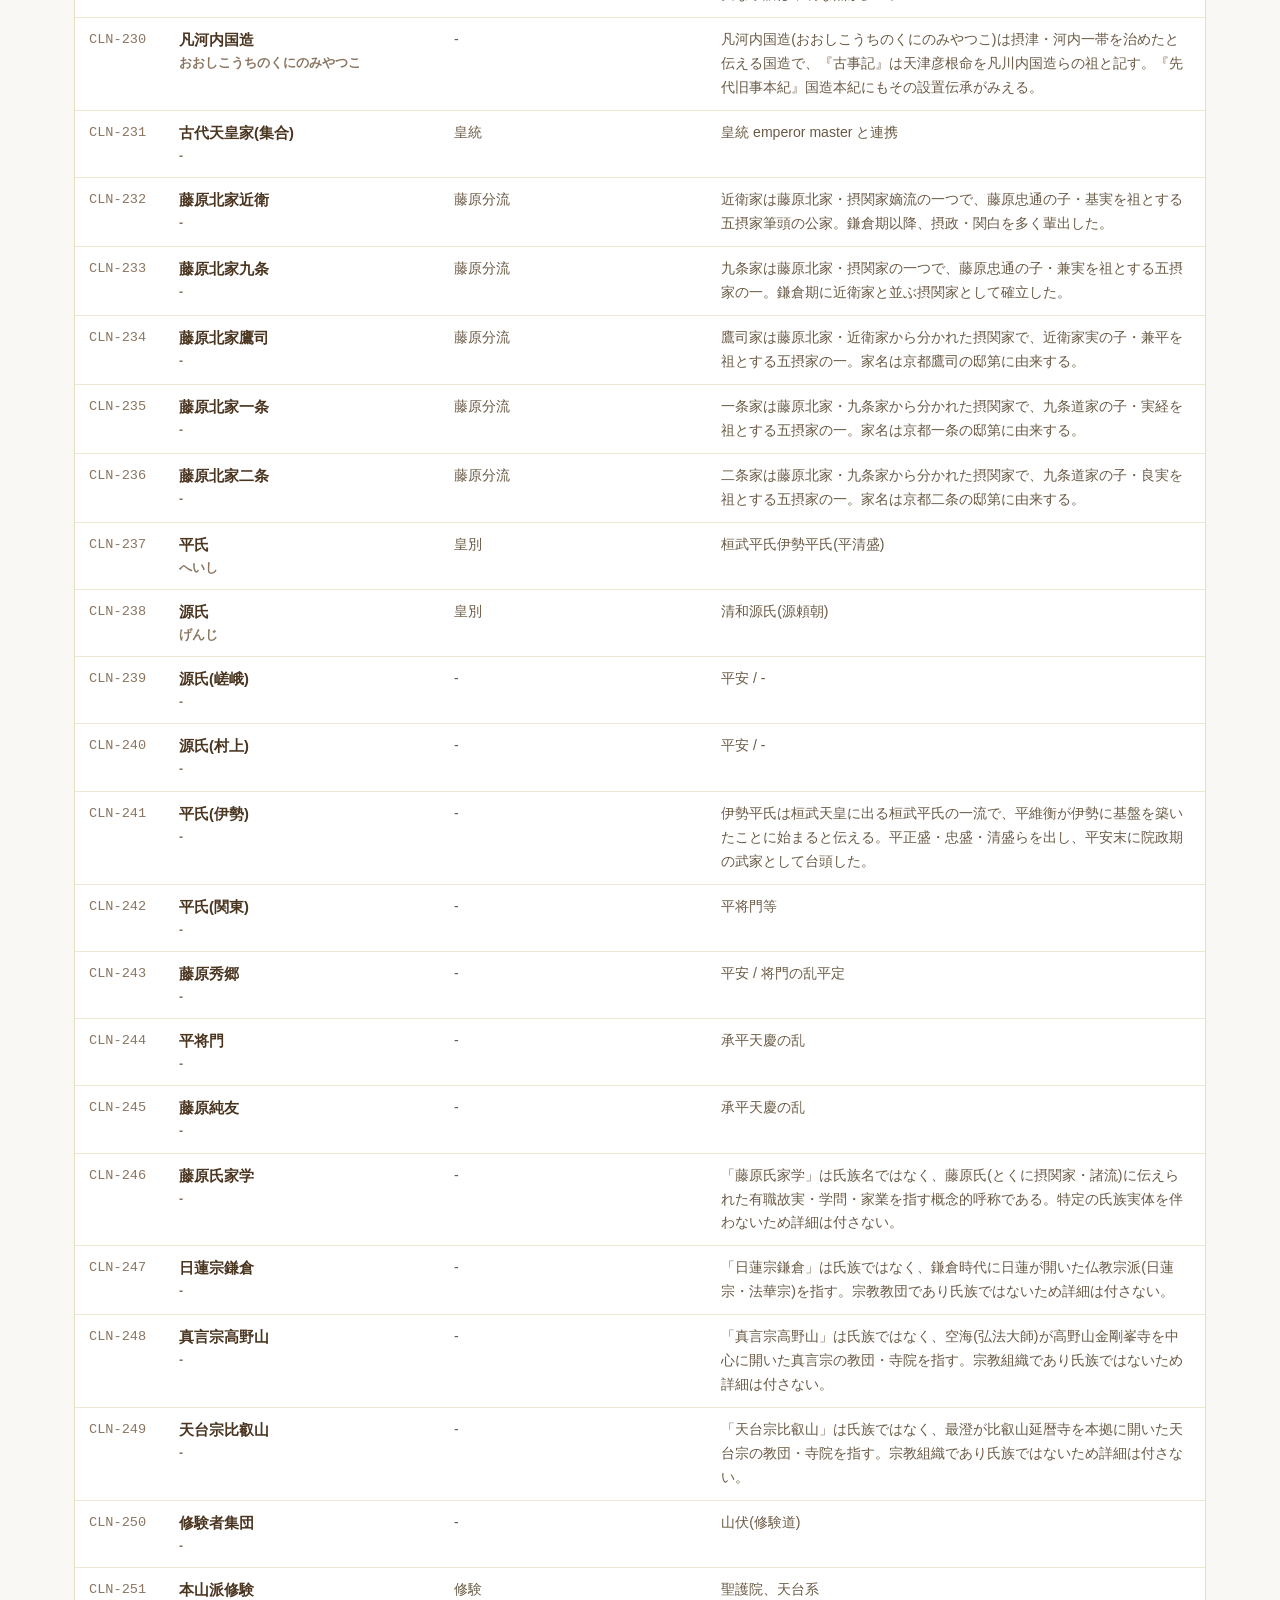
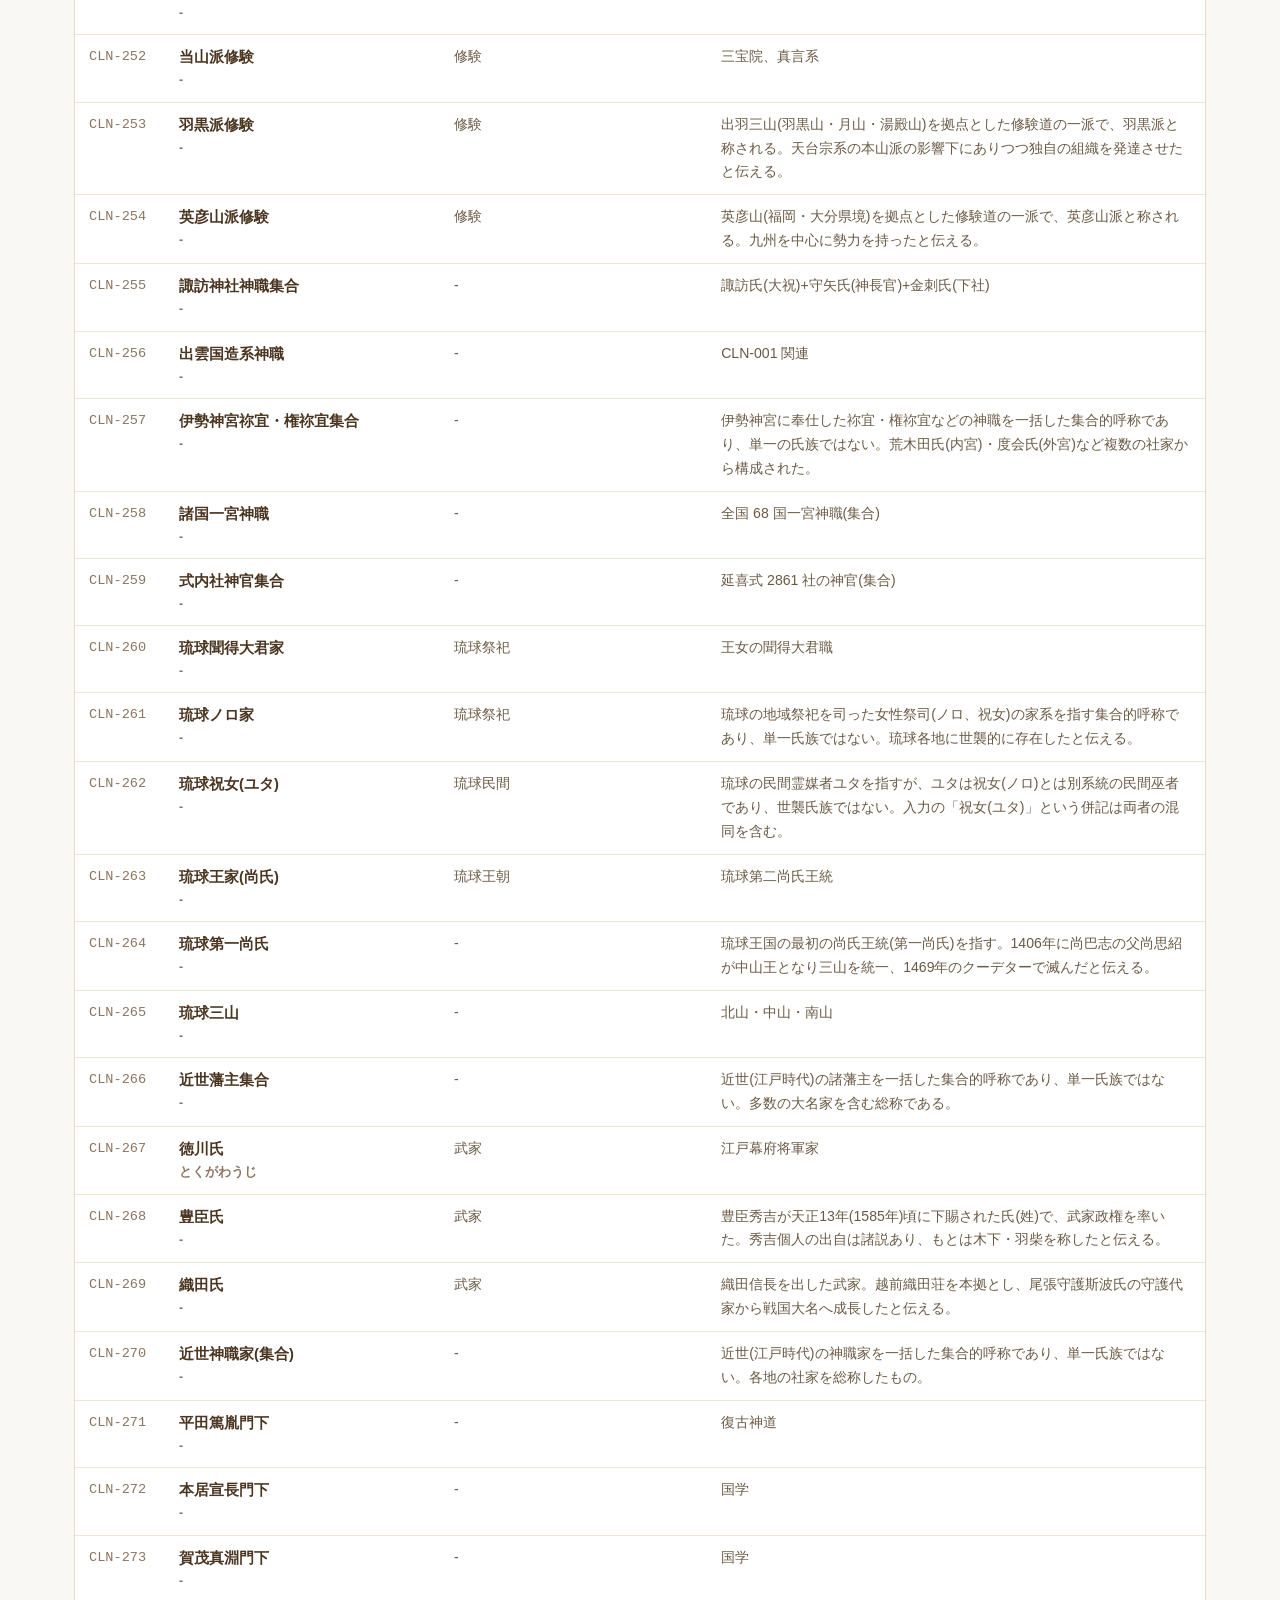
<file: web/pages/clans.html>
<!DOCTYPE html>
<html lang="ja">
<head>
<meta charset="UTF-8">
<meta name="viewport" content="width=device-width, initial-scale=1.0">
<meta name="description" content="古代豪族・地方国造・祭祀氏族・渡来氏族の一覧。キーワード検索対応。">
<title>氏族一覧 | 神話 OS</title>
<link rel="stylesheet" href="../css/main.css">
<link rel="icon" type="image/svg+xml" href="../images/favicon.svg">
</head>
<body>
<header class="site-header">
  <div class="container header-inner">
    <a class="brand" href="../index.html">
      <img src="../images/logo.svg" alt="" width="40" height="40">
      <span class="brand-name">神話 OS</span>
      <span class="brand-tag">日本神話・神道史データベース</span>
    </a>
    <nav class="main-nav">
      <a href="../index.html">ホーム</a>
      <a href="shrines.html">神社</a>
      <a href="deities.html">神格</a>
      <a href="clans.html" class="active">氏族</a>
      <a href="genealogy.html">皇統系譜</a>
      <a href="relations.html">関係探索</a>
      <a href="atlas.html">Atlas</a>
      <a href="temporal.html">Temporal</a>
      <a href="about.html">本基盤について</a>
    </nav>
  </div>
</header>

<main class="list-page">
  <details class="epistemic-disclaimer compact">
    <summary>本サイトは編纂者解釈を含む学術整理であり、公式見解ではありません</summary>
    <div class="disclaimer-body">
      <p>本データベースは curated relational interpretation を含み、公式見解・学術 consensus・神社認定ではありません。各エントリは <strong>仮説強度 (L0-L5) / 史実性 (A-E) / 実在性 / 推論性質</strong> の 4 軸で評価。詳細: <a href="about.html">本基盤について</a></p>
    </div>
  </details>
  <div class="container">
    <h1 class="section-title">氏族一覧</h1>
    <p class="section-lead" id="listIntro">読み込み中…</p>

    <div class="list-controls">
      <input type="search" id="searchInput" placeholder="氏族名・読み・別名で検索…">
      <span class="list-stats" id="listStats">—</span>
    </div>

    <div id="loading" class="loading">データを読み込んでいます</div>
    <div class="table-wrap" id="clanTableWrap" hidden>
      <table class="list-table" id="clanTable">
        <thead><tr>
          <th class="col-id">ID</th>
          <th>名称 / 読み</th>
          <th class="col-meta">カテゴリ</th>
          <th class="col-meta">notes</th>
        </tr></thead>
        <tbody></tbody>
      </table>
    </div>
    <p id="empty" class="empty" hidden>該当する氏族が見つかりませんでした。</p>
  </div>
</main>

<footer class="site-footer"><div class="container"><p>© 神話 OS / Civilization OS Database</p></div></footer>

<script src="../js/tsv_parser.js?v=20260706"></script>
<script src="../js/era.js?v=20260706"></script>
<script src="../js/data_loader.js?v=20260706"></script>
<script src="../js/clans.js?v=20260706"></script>
</body>
</html>
</file>
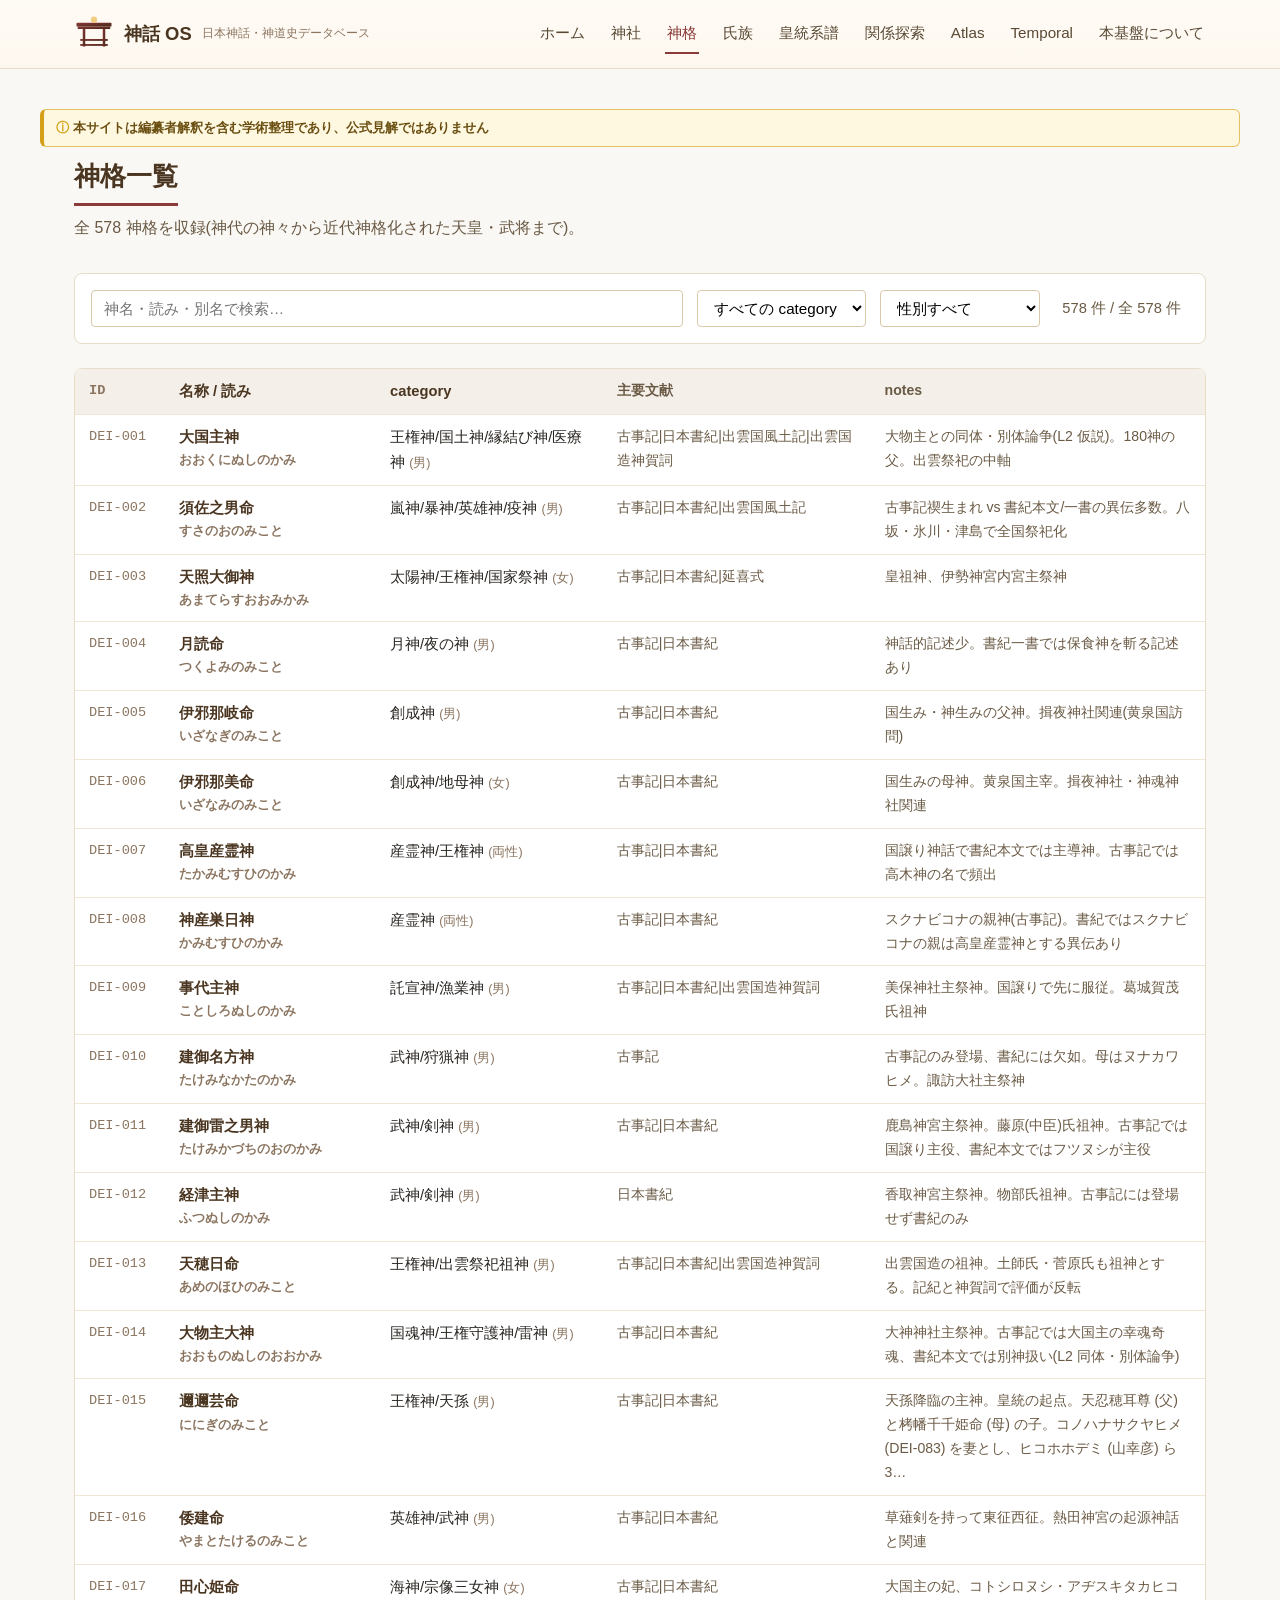
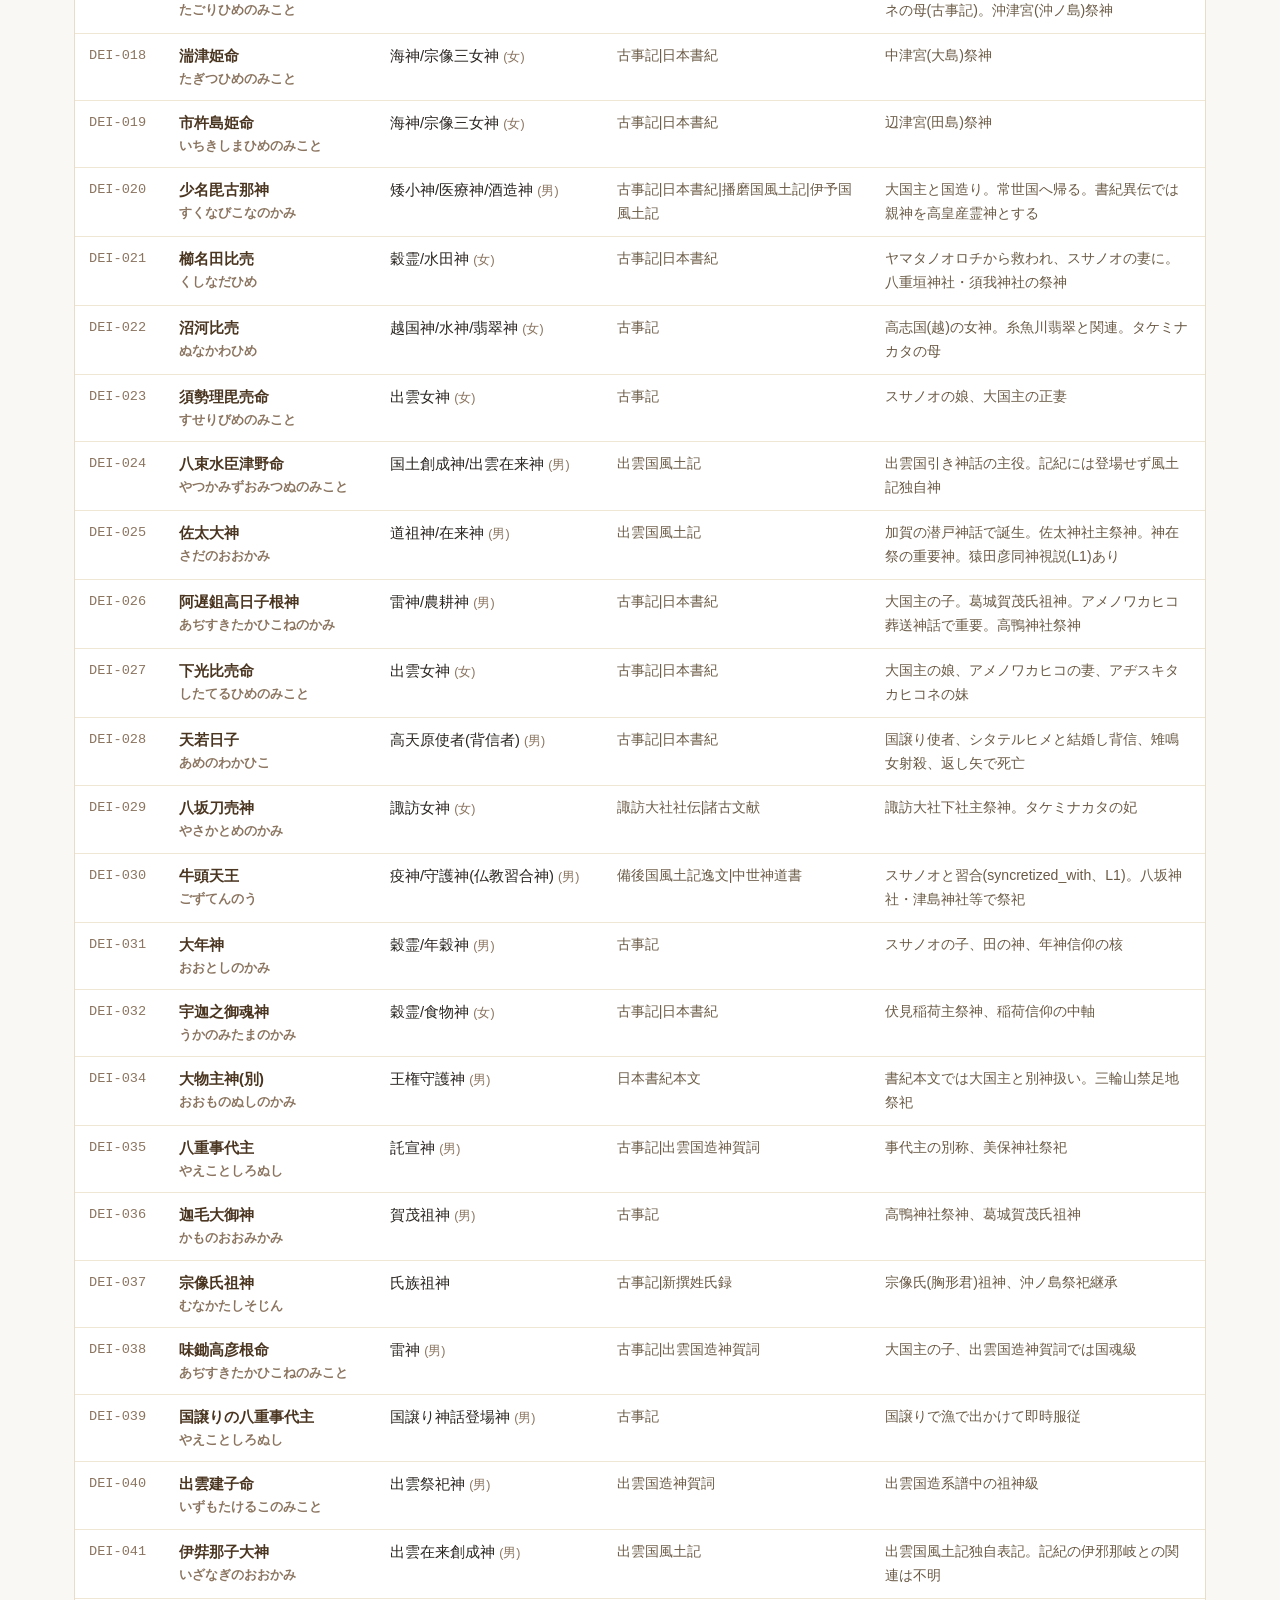
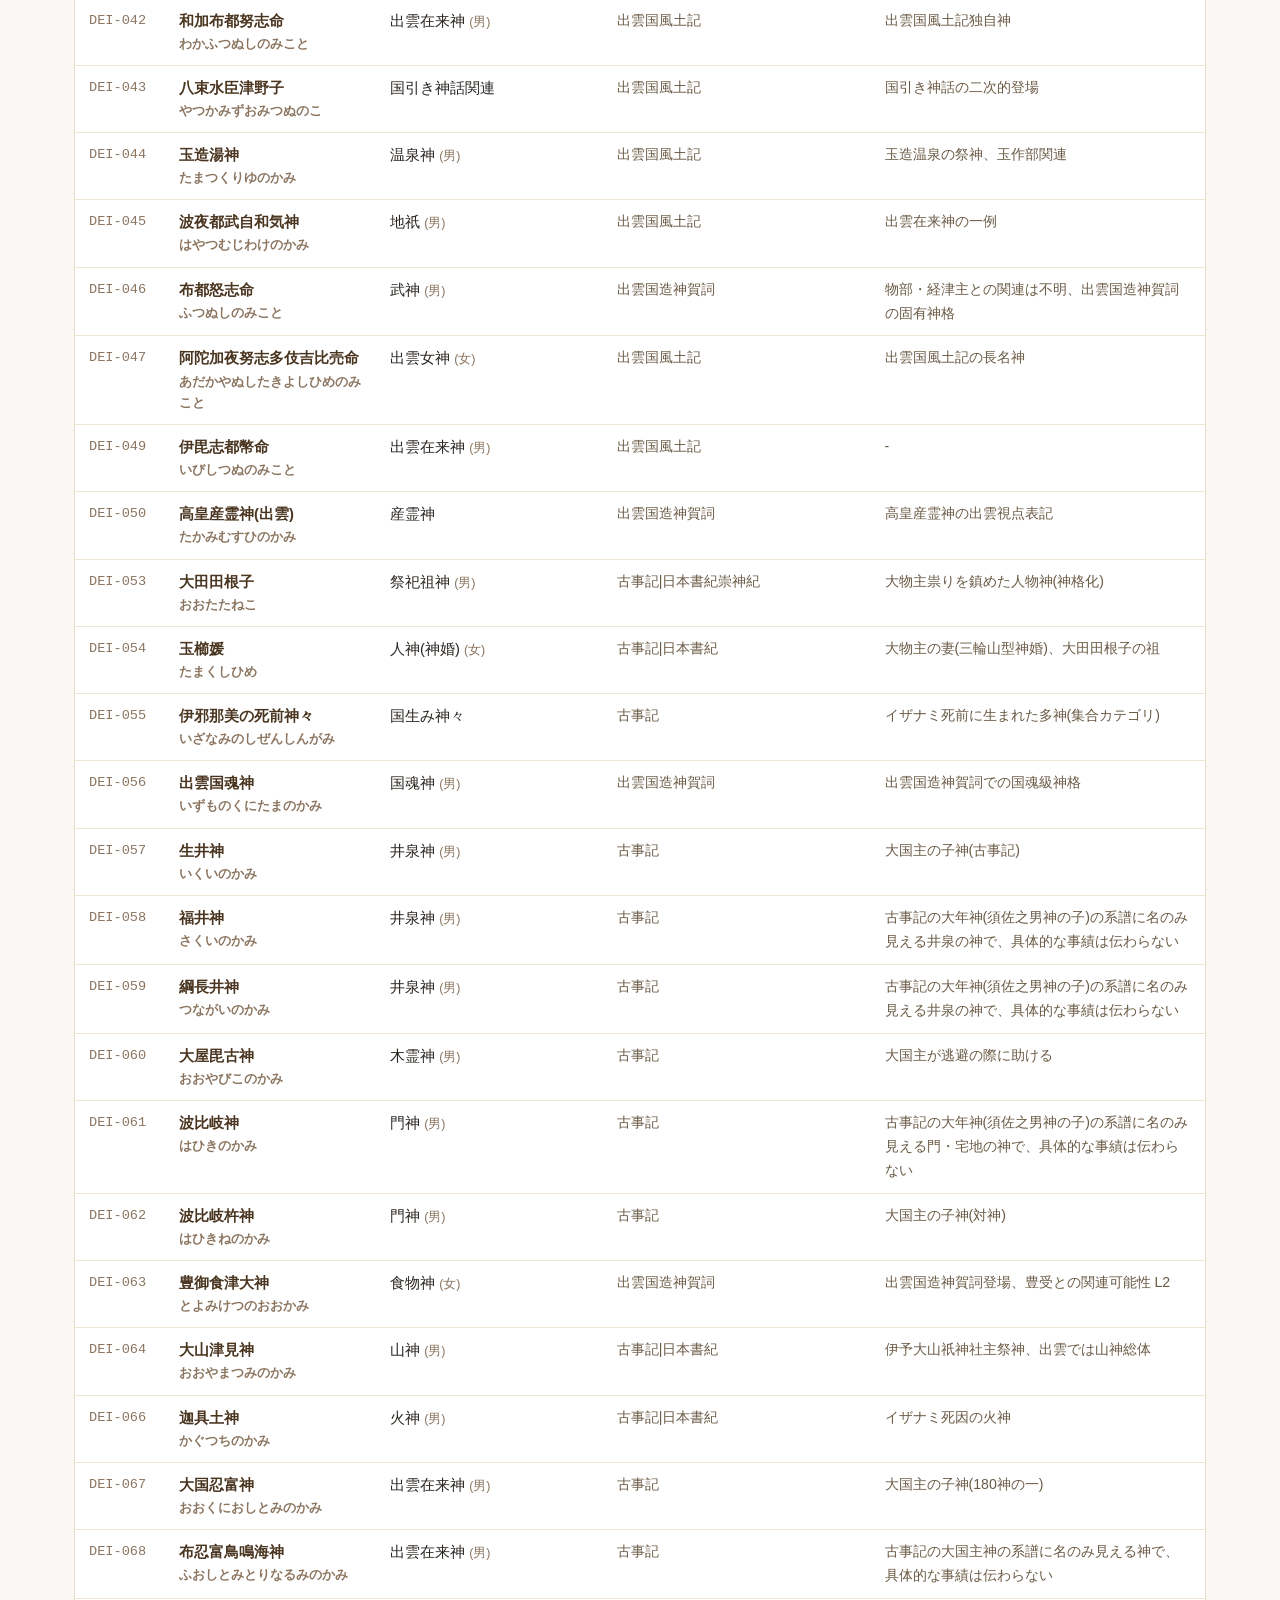
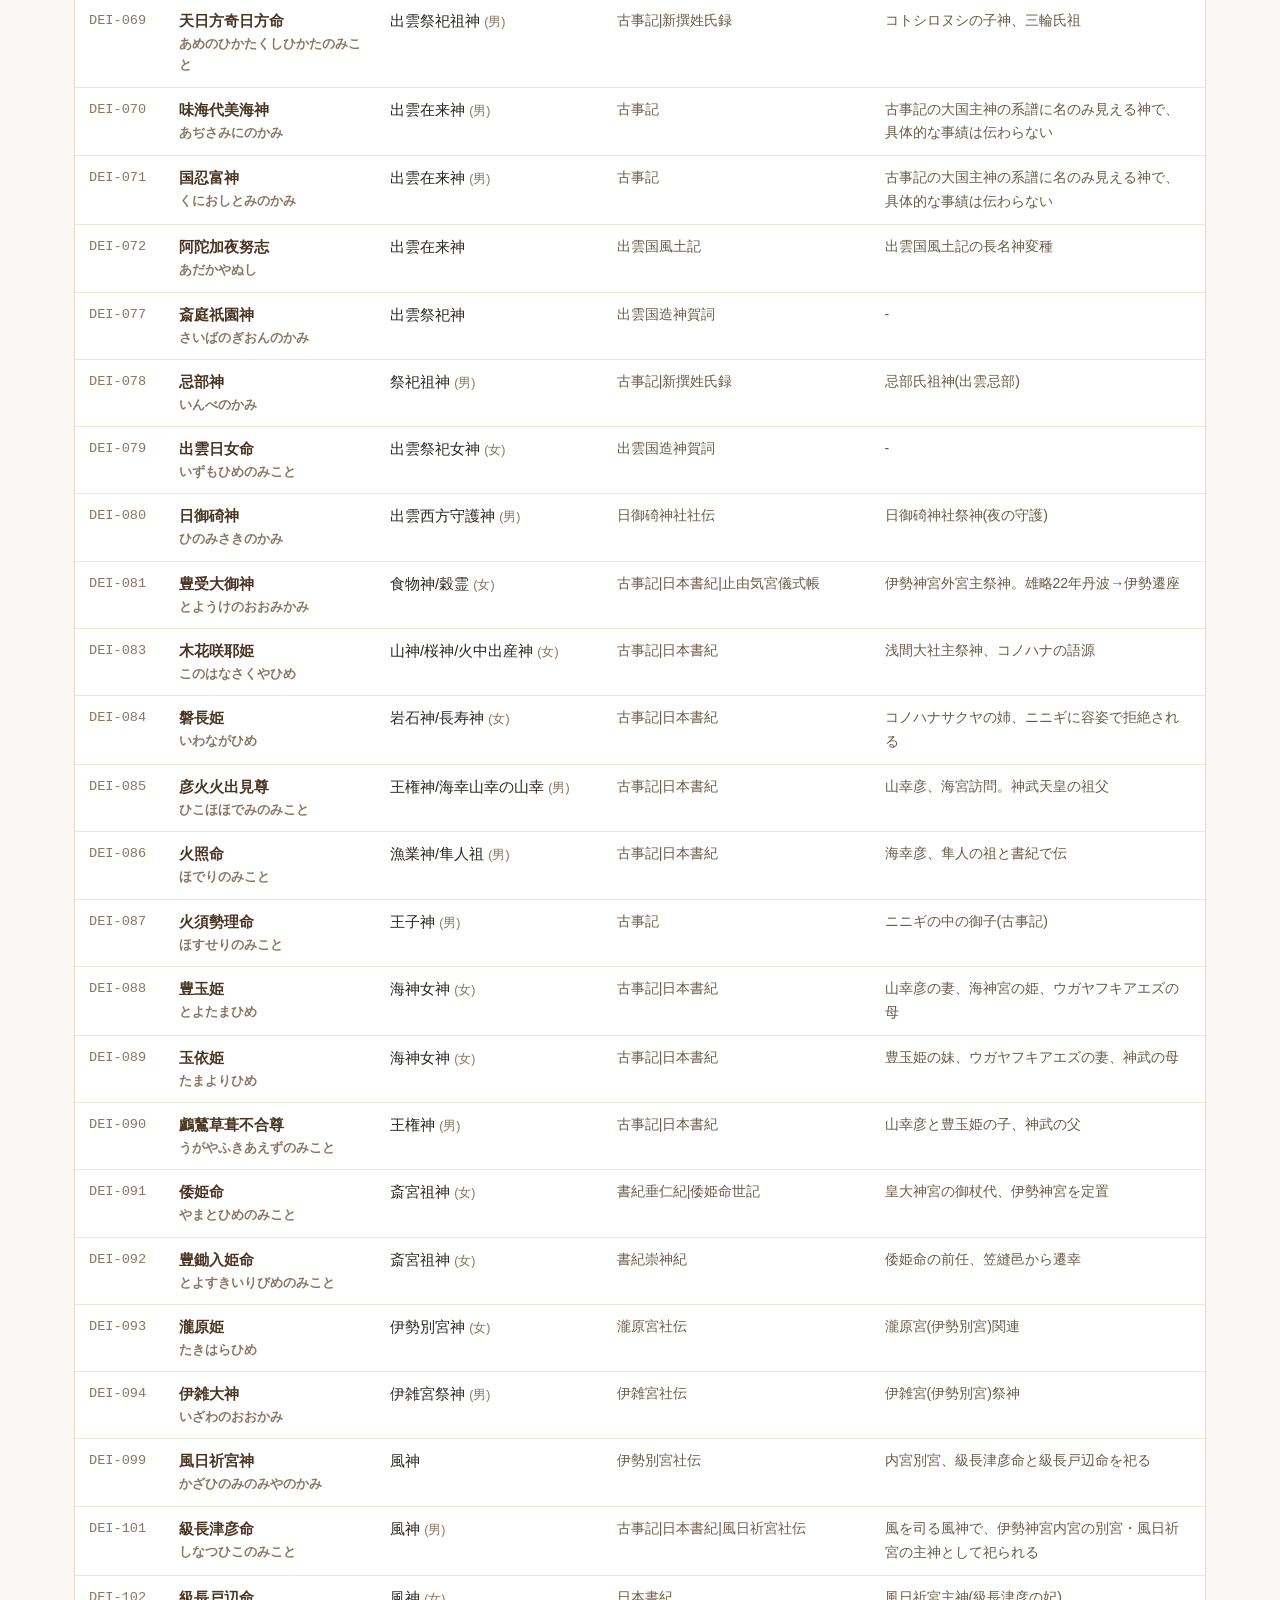
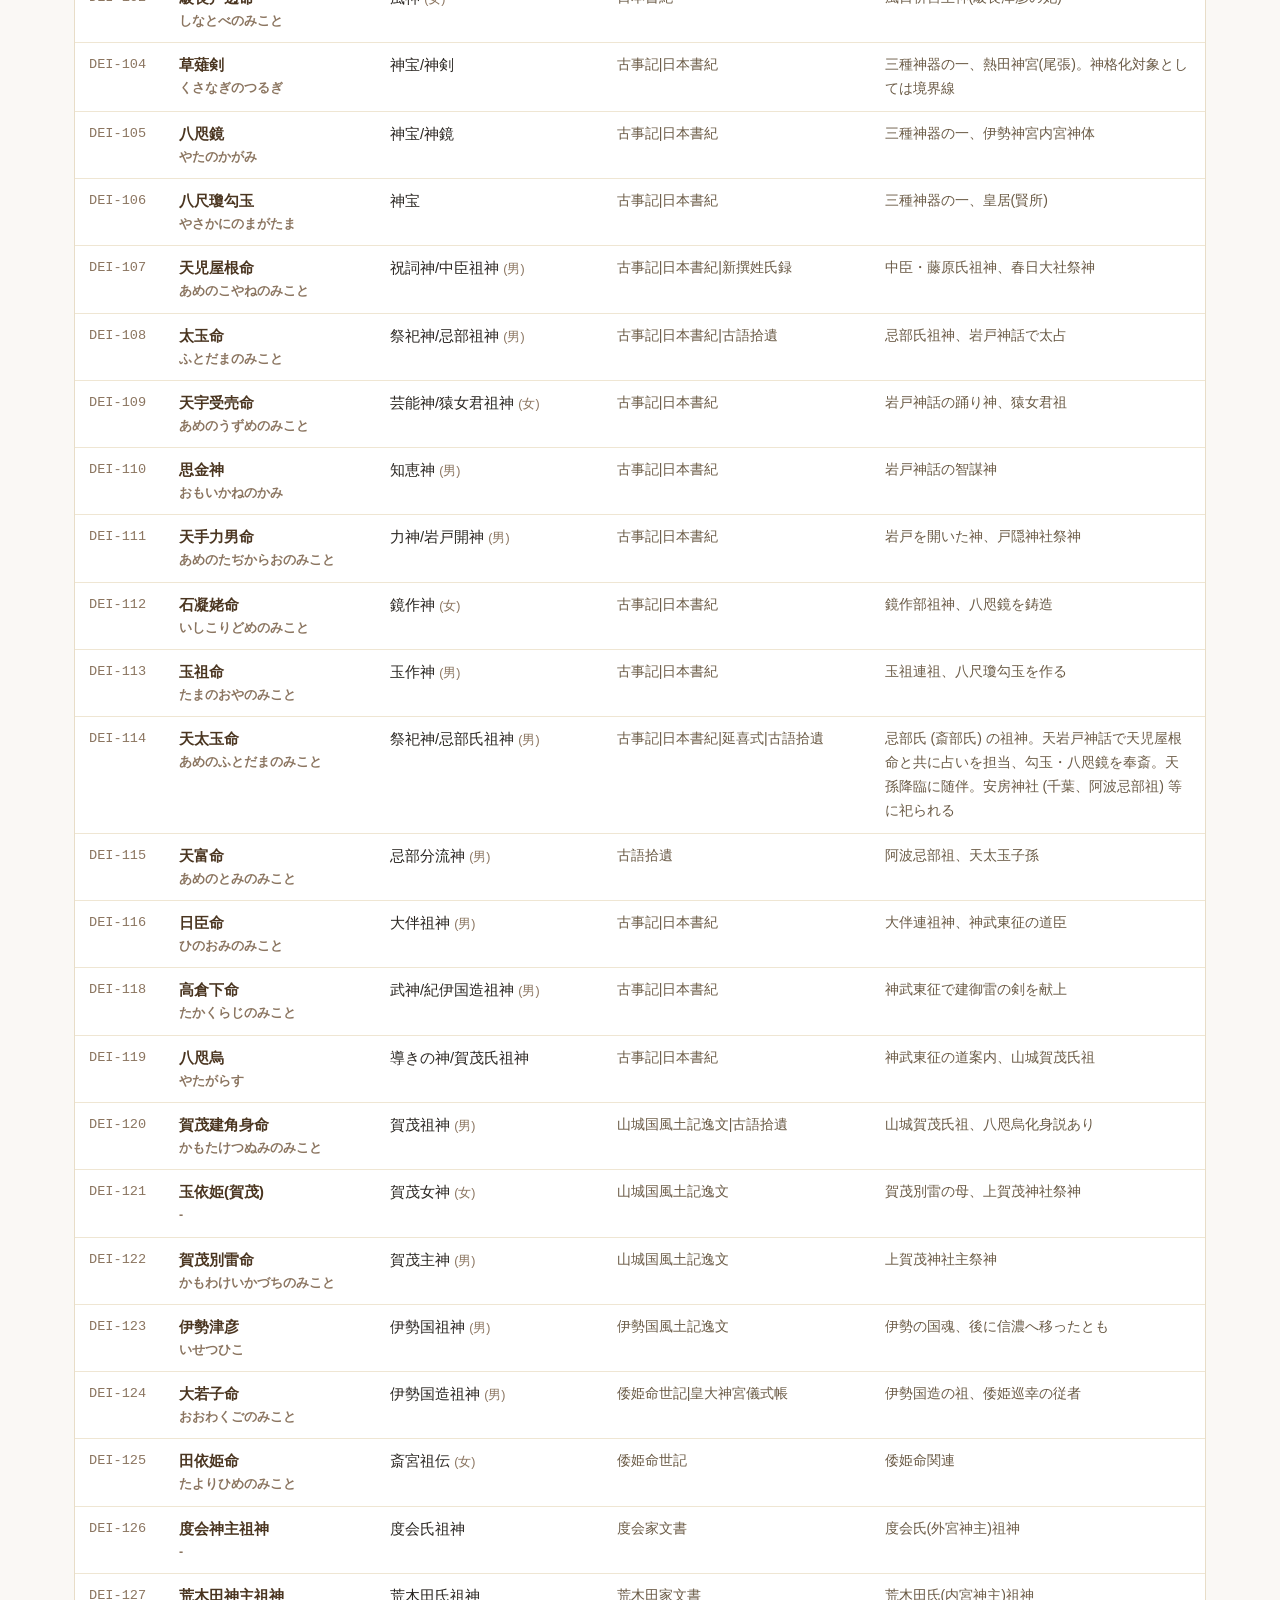
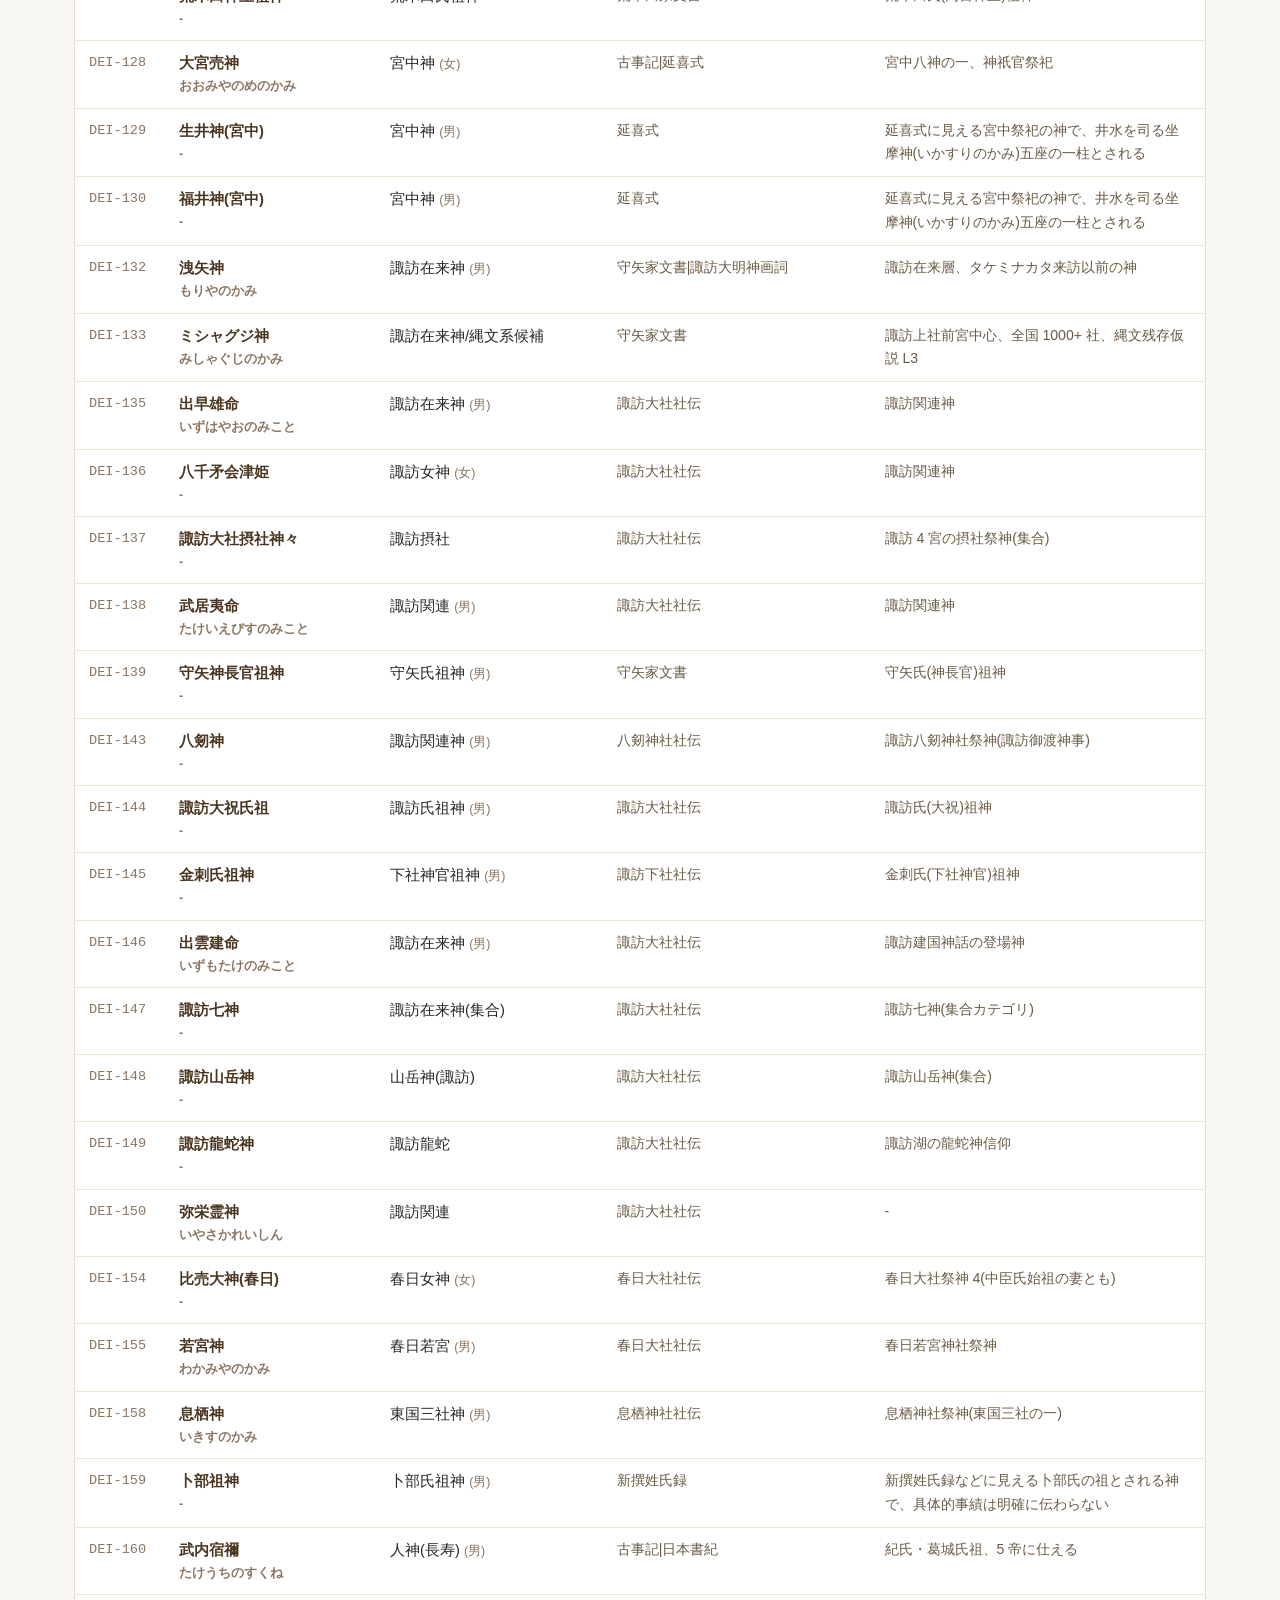
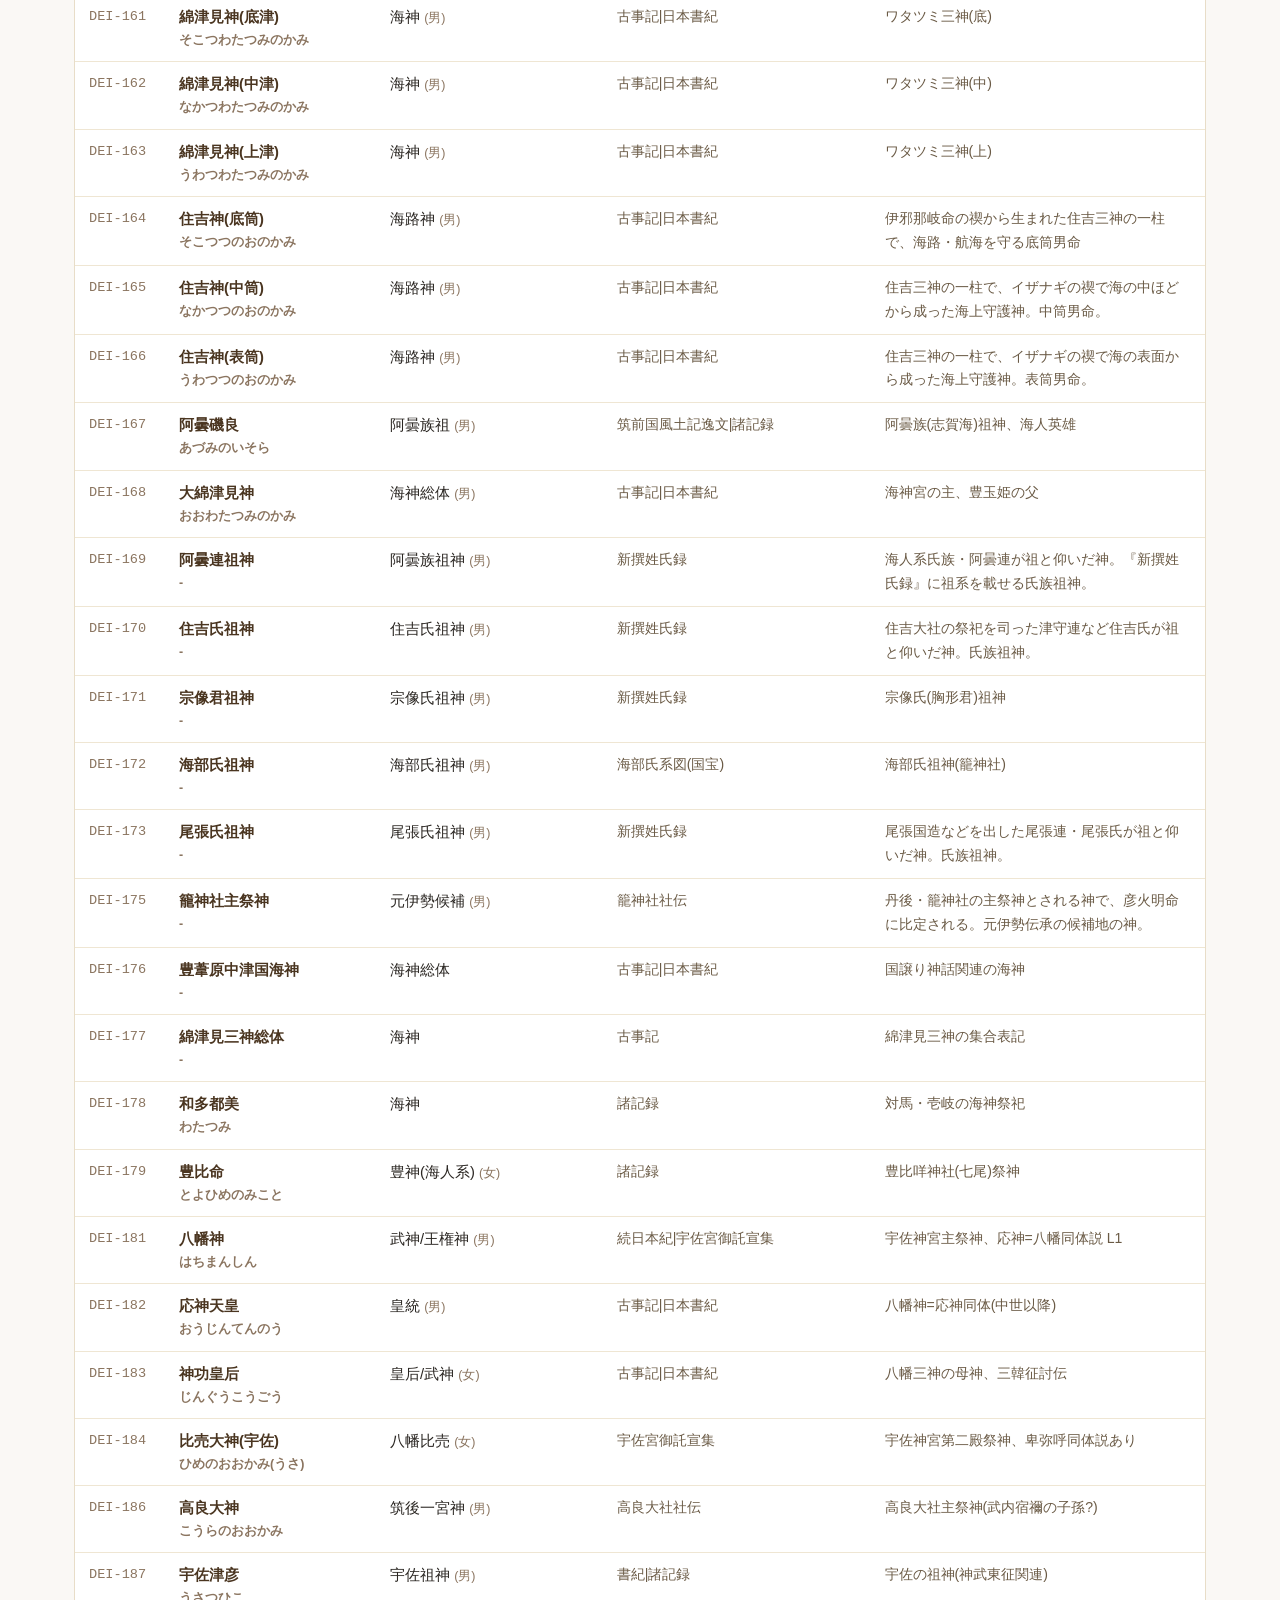
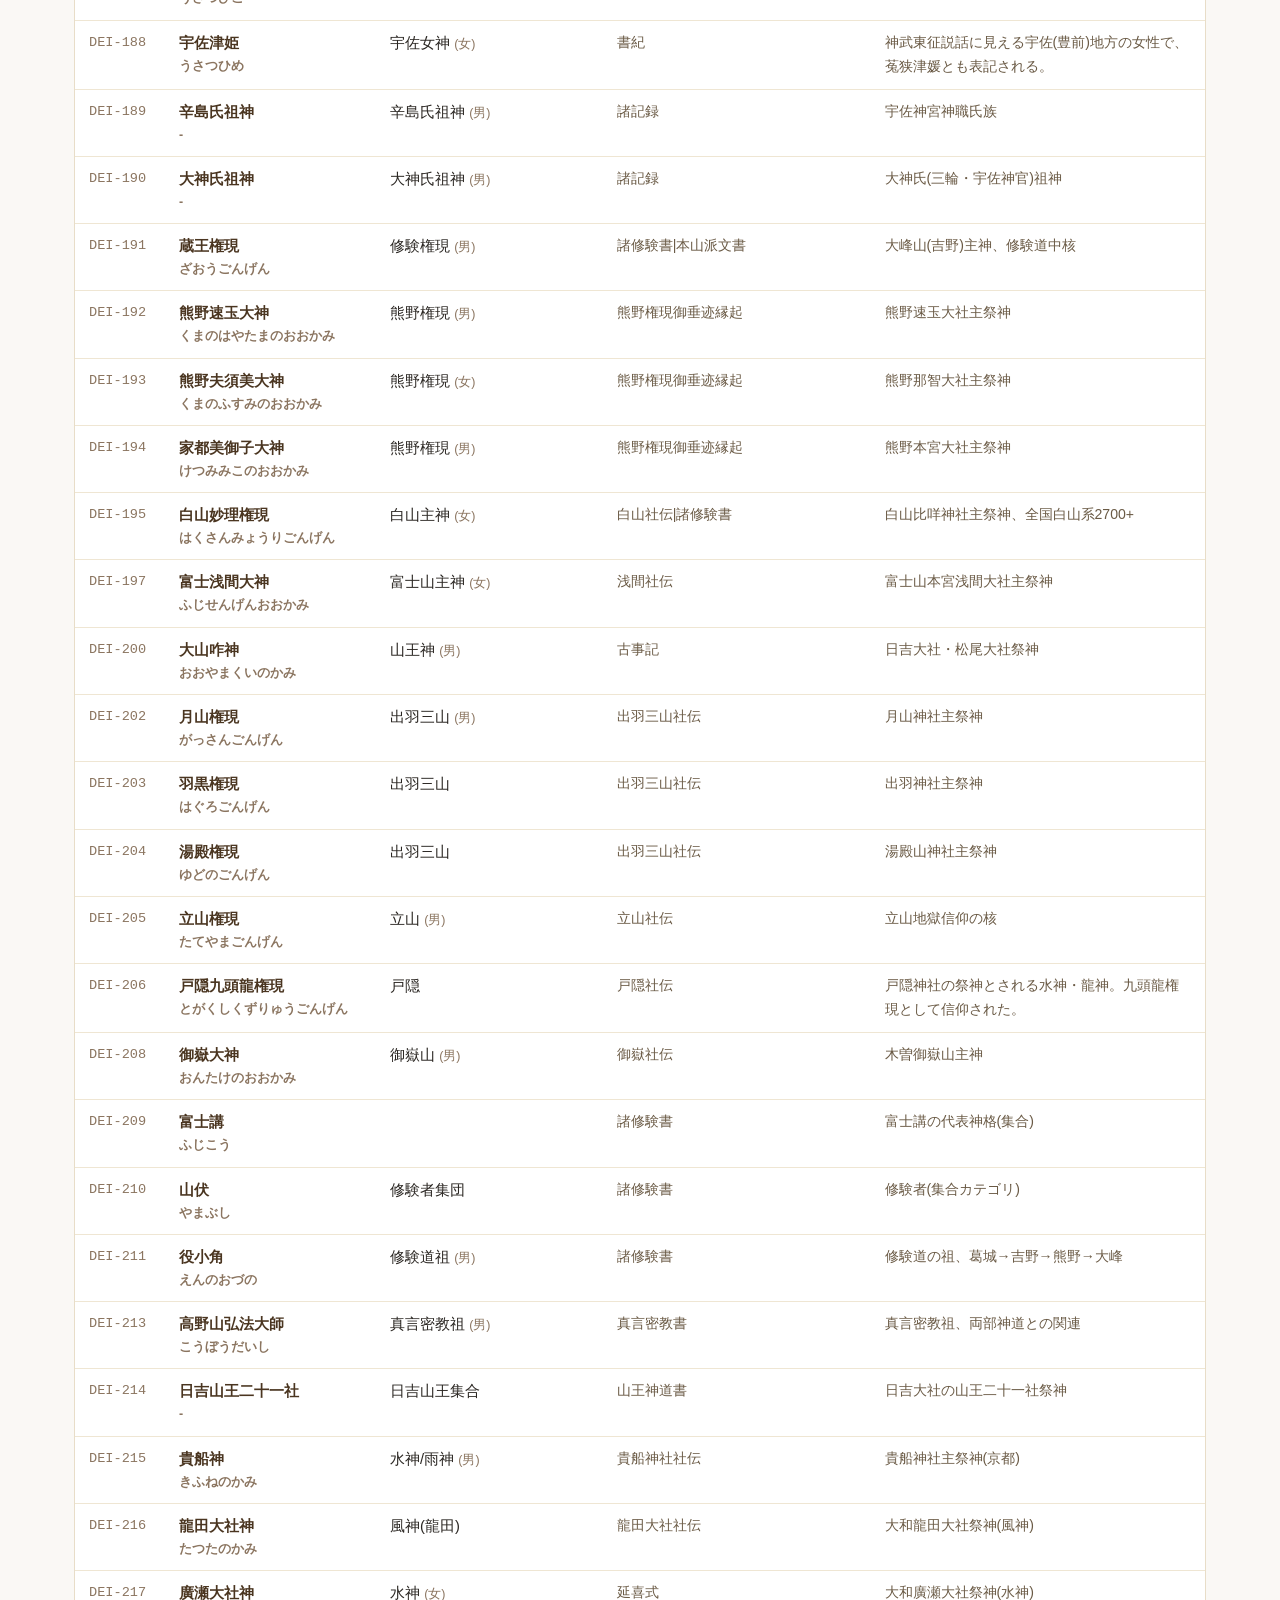
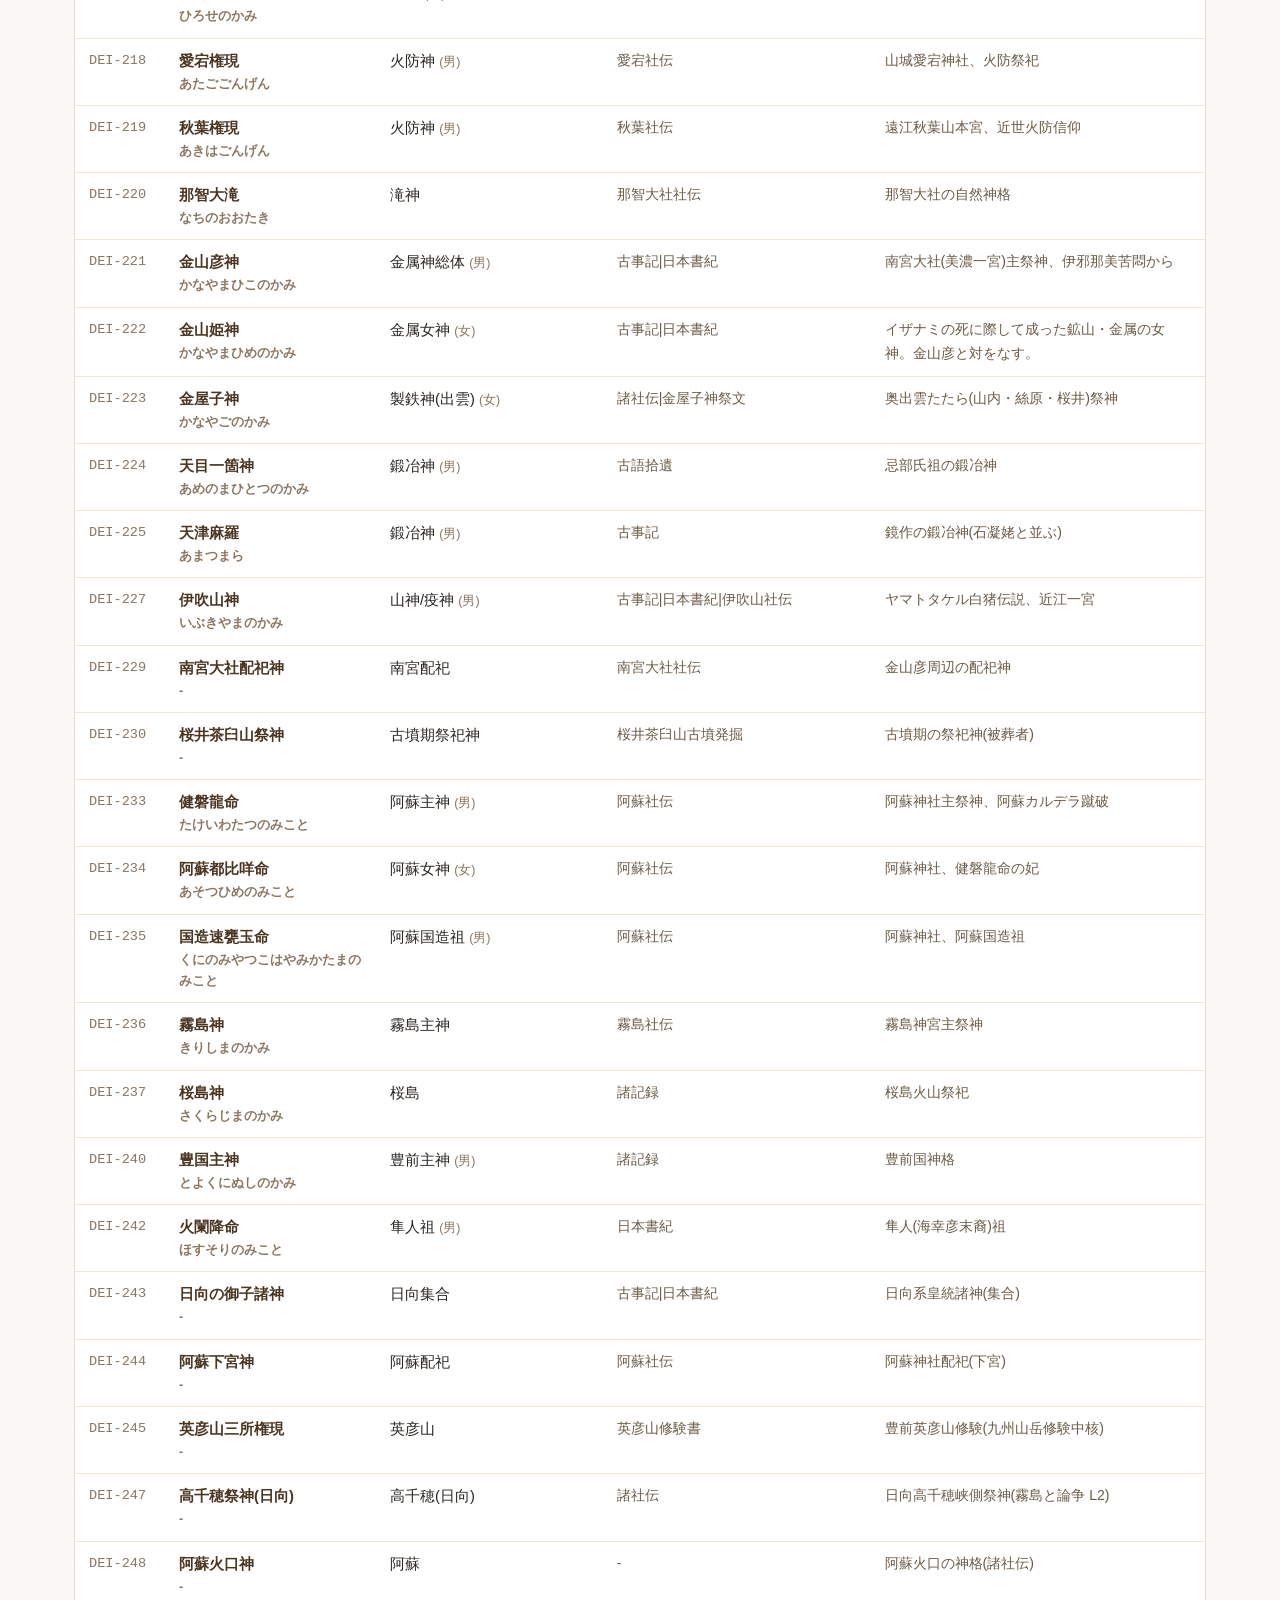
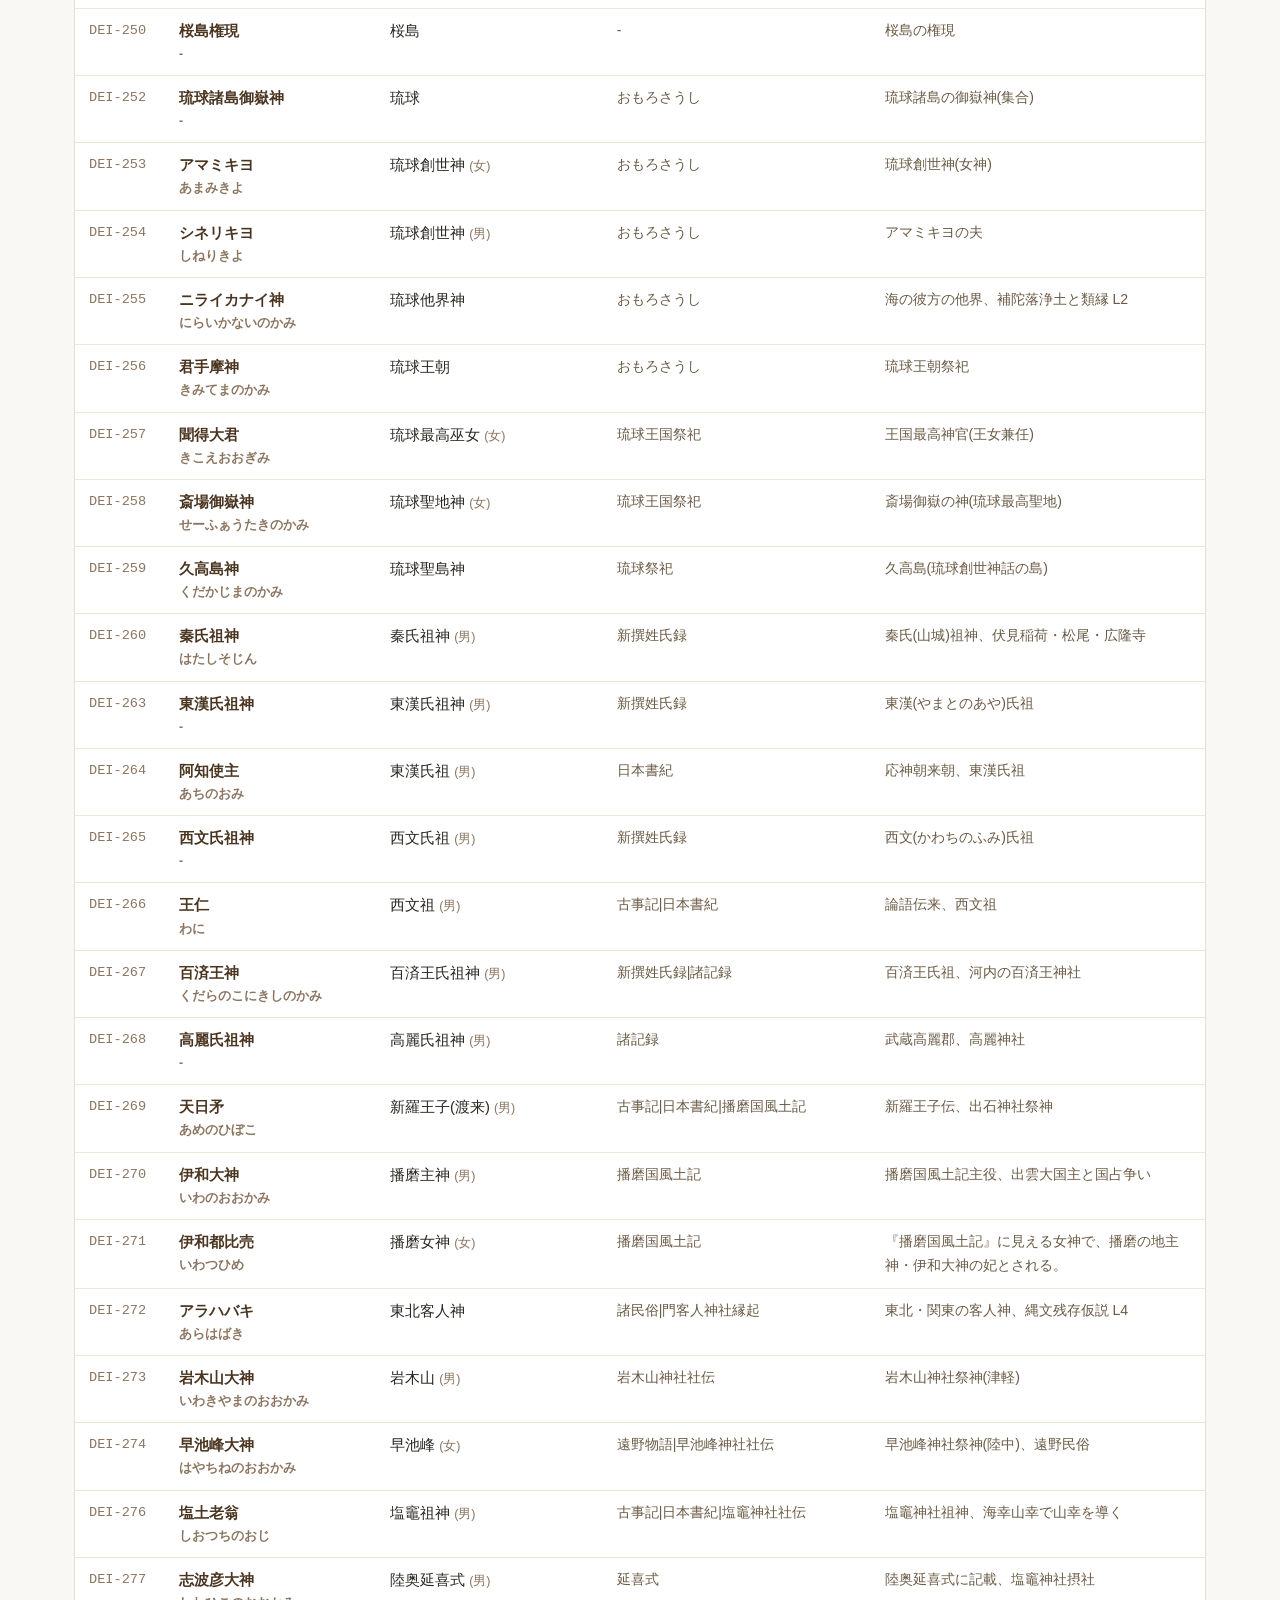
<file: web/pages/deities.html>
<!DOCTYPE html>
<html lang="ja">
<head>
<meta charset="UTF-8">
<meta name="viewport" content="width=device-width, initial-scale=1.0">
<meta name="description" content="日本神話の神格一覧。神代の神々から神格化された天皇・武将まで、カテゴリ・性別・キーワードで検索。">
<title>神格一覧 | 神話 OS</title>
<link rel="stylesheet" href="../css/main.css">
<link rel="icon" type="image/svg+xml" href="../images/favicon.svg">
</head>
<body>
<header class="site-header">
  <div class="container header-inner">
    <a class="brand" href="../index.html">
      <img src="../images/logo.svg" alt="" width="40" height="40">
      <span class="brand-name">神話 OS</span>
      <span class="brand-tag">日本神話・神道史データベース</span>
    </a>
    <nav class="main-nav">
      <a href="../index.html">ホーム</a>
      <a href="shrines.html">神社</a>
      <a href="deities.html" class="active">神格</a>
      <a href="clans.html">氏族</a>
      <a href="genealogy.html">皇統系譜</a>
      <a href="relations.html">関係探索</a>
      <a href="atlas.html">Atlas</a>
      <a href="temporal.html">Temporal</a>
      <a href="about.html">本基盤について</a>
    </nav>
  </div>
</header>

<main class="list-page">
  <details class="epistemic-disclaimer compact">
    <summary>本サイトは編纂者解釈を含む学術整理であり、公式見解ではありません</summary>
    <div class="disclaimer-body">
      <p>本データベースは curated relational interpretation を含み、公式見解・学術 consensus・神社認定ではありません。各エントリは <strong>仮説強度 (L0-L5) / 史実性 (A-E) / 実在性 / 推論性質</strong> の 4 軸で評価。詳細: <a href="about.html">本基盤について</a></p>
    </div>
  </details>
  <div class="container">
    <h1 class="section-title">神格一覧</h1>
    <p class="section-lead" id="listIntro">読み込み中…</p>

    <div class="list-controls">
      <input type="search" id="searchInput" placeholder="神名・読み・別名で検索…">
      <select id="categoryFilter"><option value="">すべての category</option></select>
      <select id="genderFilter">
        <option value="">性別すべて</option>
        <option value="男">男神</option>
        <option value="女">女神</option>
      </select>
      <span class="list-stats" id="listStats">—</span>
    </div>

    <div id="loading" class="loading">データを読み込んでいます</div>
    <div class="table-wrap" id="deityTableWrap" hidden>
      <table class="list-table" id="deityTable">
        <thead>
          <tr>
            <th class="col-id">ID</th>
            <th>名称 / 読み</th>
            <th>category</th>
            <th class="col-meta">主要文献</th>
            <th class="col-meta">notes</th>
          </tr>
        </thead>
        <tbody></tbody>
      </table>
    </div>
    <p id="empty" class="empty" hidden>該当する神格が見つかりませんでした。</p>
  </div>
</main>

<footer class="site-footer"><div class="container"><p>© 神話 OS / Civilization OS Database</p></div></footer>

<script src="../js/tsv_parser.js?v=20260706"></script>
<script src="../js/era.js?v=20260706"></script>
<script src="../js/data_loader.js?v=20260706"></script>
<script src="../js/deities.js?v=20260706"></script>
</body>
</html>
</file>
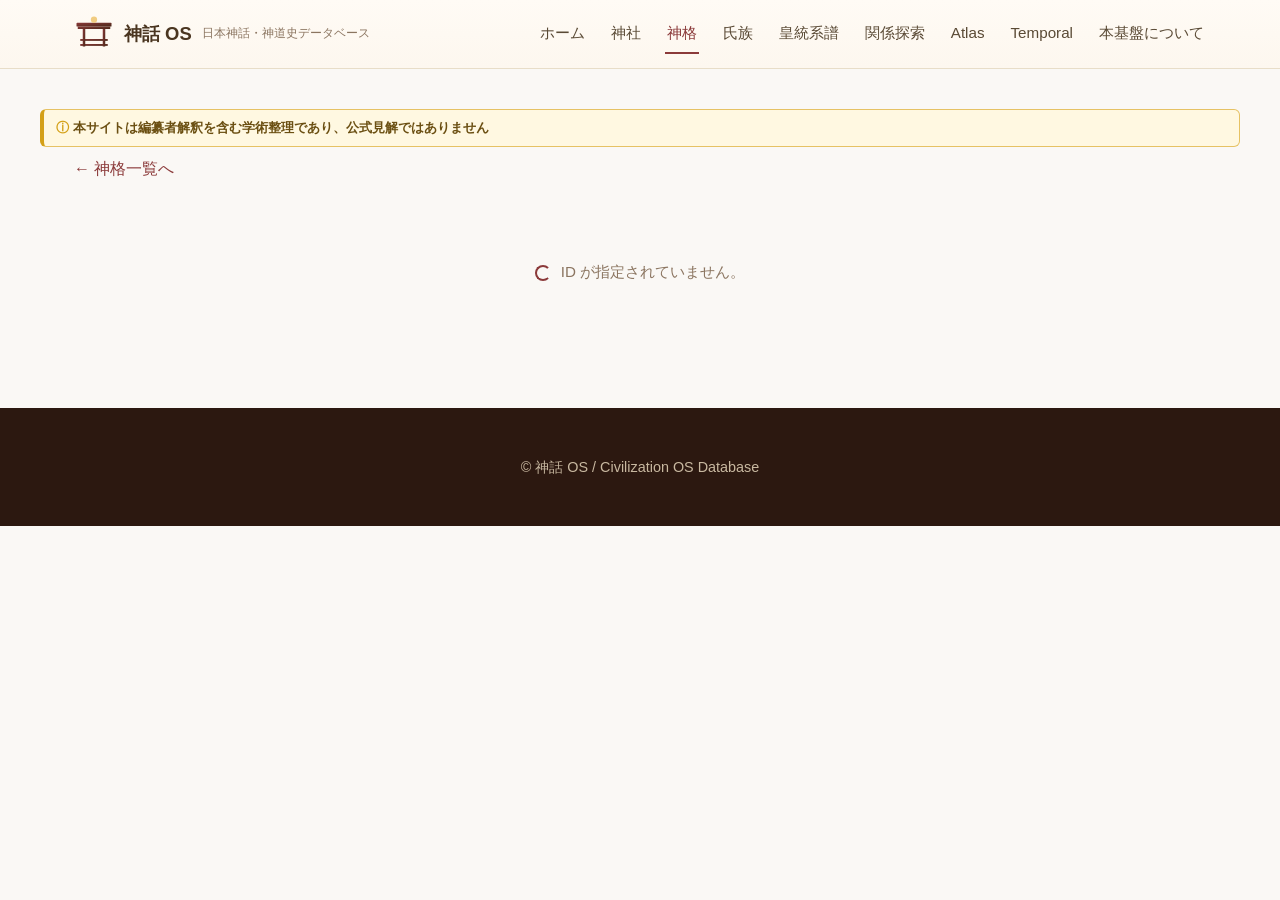
<file: web/pages/deity.html>
<!DOCTYPE html>
<html lang="ja">
<head>
<meta charset="UTF-8">
<meta name="viewport" content="width=device-width, initial-scale=1.0">
<meta name="description" content="神格の詳細ページ。系譜・奉斎神社・言及文献・関係リレーションを表示。">
<title>神格詳細 | 神話 OS</title>
<link rel="stylesheet" href="../css/main.css">
<link rel="icon" type="image/svg+xml" href="../images/favicon.svg">
</head>
<body>
<header class="site-header">
  <div class="container header-inner">
    <a class="brand" href="../index.html">
      <img src="../images/logo.svg" alt="" width="40" height="40">
      <span class="brand-name">神話 OS</span>
      <span class="brand-tag">日本神話・神道史データベース</span>
    </a>
    <nav class="main-nav">
      <a href="../index.html">ホーム</a>
      <a href="shrines.html">神社</a>
      <a href="deities.html" class="active">神格</a>
      <a href="clans.html">氏族</a>
      <a href="genealogy.html">皇統系譜</a>
      <a href="relations.html">関係探索</a>
      <a href="atlas.html">Atlas</a>
      <a href="temporal.html">Temporal</a>
      <a href="about.html">本基盤について</a>
    </nav>
  </div>
</header>

<main class="detail-page">
  <details class="epistemic-disclaimer compact">
    <summary>本サイトは編纂者解釈を含む学術整理であり、公式見解ではありません</summary>
    <div class="disclaimer-body">
      <p>本データベースは curated relational interpretation を含み、公式見解・学術 consensus・神社認定ではありません。各エントリは <strong>仮説強度 (L0-L5) / 史実性 (A-E) / 実在性 / 推論性質</strong> の 4 軸で評価。詳細: <a href="about.html">本基盤について</a></p>
    </div>
  </details>
  <div class="container">
    <p class="backlink"><a href="deities.html">← 神格一覧へ</a></p>
    <div id="loading" class="loading">読み込み中…</div>
    <div id="content" hidden></div>
  </div>
</main>

<footer class="site-footer"><div class="container"><p>© 神話 OS / Civilization OS Database</p></div></footer>

<script src="../js/tsv_parser.js?v=20260706"></script>
<script src="../js/era.js?v=20260706"></script>
<script src="../js/data_loader.js?v=20260706"></script>
<script src="../js/emperor_reign.js?v=20260528"></script>
<script src="../js/detail/utils.js?v=20260706"></script>
<script src="../js/detail/epistemic.js?v=20260706"></script>
<script src="../js/detail/relations.js?v=20260706"></script>
<script src="../js/detail/shrine.js?v=20260706"></script>
<script src="../js/detail/deity.js?v=20260706"></script>
<script src="../js/detail/clan.js?v=20260706"></script>
<script src="../js/detail/core.js?v=20260706"></script>
<script>window.detailType = 'deity';</script>
<script>renderDetail();</script>
</body>
</html>
</file>
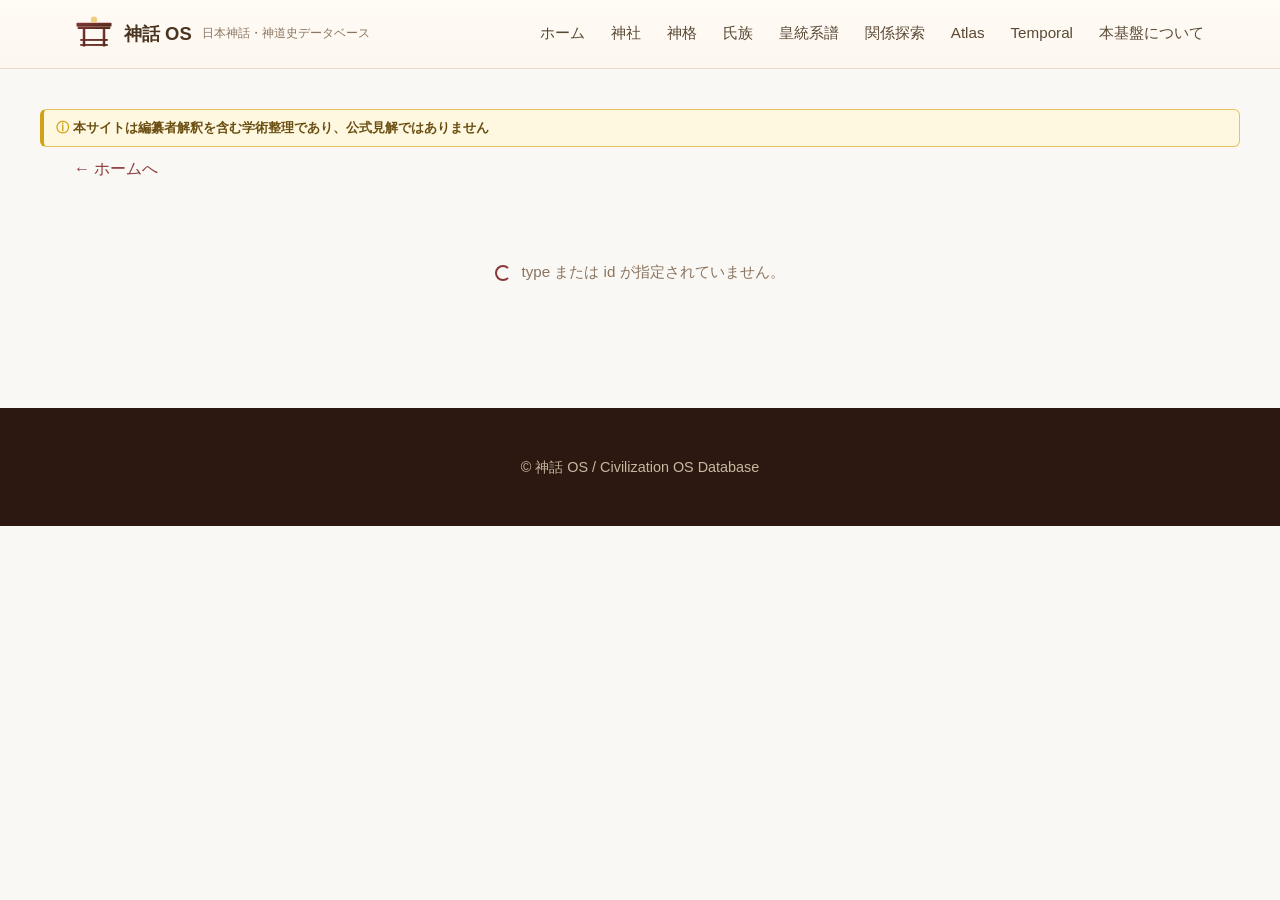
<file: web/pages/entity.html>
<!DOCTYPE html>
<html lang="ja">
<head>
<meta charset="UTF-8">
<meta name="viewport" content="width=device-width, initial-scale=1.0">
<meta name="description" content="モチーフ・文献・時代区分・社格・イベント・地域・祭事・天皇の汎用詳細ページ。">
<title>詳細 | 神話 OS</title>
<link rel="stylesheet" href="../css/main.css">
<link rel="icon" type="image/svg+xml" href="../images/favicon.svg">
</head>
<body>
<header class="site-header">
  <div class="container header-inner">
    <a class="brand" href="../index.html">
      <img src="../images/logo.svg" alt="" width="40" height="40">
      <span class="brand-name">神話 OS</span>
      <span class="brand-tag">日本神話・神道史データベース</span>
    </a>
    <nav class="main-nav">
      <a href="../index.html">ホーム</a>
      <a href="shrines.html">神社</a>
      <a href="deities.html">神格</a>
      <a href="clans.html">氏族</a>
      <a href="genealogy.html">皇統系譜</a>
      <a href="relations.html">関係探索</a>
      <a href="atlas.html">Atlas</a>
      <a href="temporal.html">Temporal</a>
      <a href="about.html">本基盤について</a>
    </nav>
  </div>
</header>

<main class="detail-page">
  <details class="epistemic-disclaimer compact">
    <summary>本サイトは編纂者解釈を含む学術整理であり、公式見解ではありません</summary>
    <div class="disclaimer-body">
      <p>本データベースは curated relational interpretation を含み、公式見解・学術 consensus・神社認定ではありません。各エントリは <strong>仮説強度 (L0-L5) / 史実性 (A-E) / 実在性 / 推論性質</strong> の 4 軸で評価。詳細: <a href="about.html">本基盤について</a></p>
    </div>
  </details>
  <div class="container">
    <p class="backlink"><a href="../index.html">← ホームへ</a></p>
    <div id="loading" class="loading">読み込み中…</div>
    <div id="content" hidden></div>
  </div>
</main>

<footer class="site-footer"><div class="container"><p>© 神話 OS / Civilization OS Database</p></div></footer>

<script src="../js/tsv_parser.js?v=20260706"></script>
<script src="../js/era.js?v=20260706"></script>
<script src="../js/data_loader.js?v=20260706"></script>
<script src="../js/entity.js?v=20260706"></script>
</body>
</html>
</file>
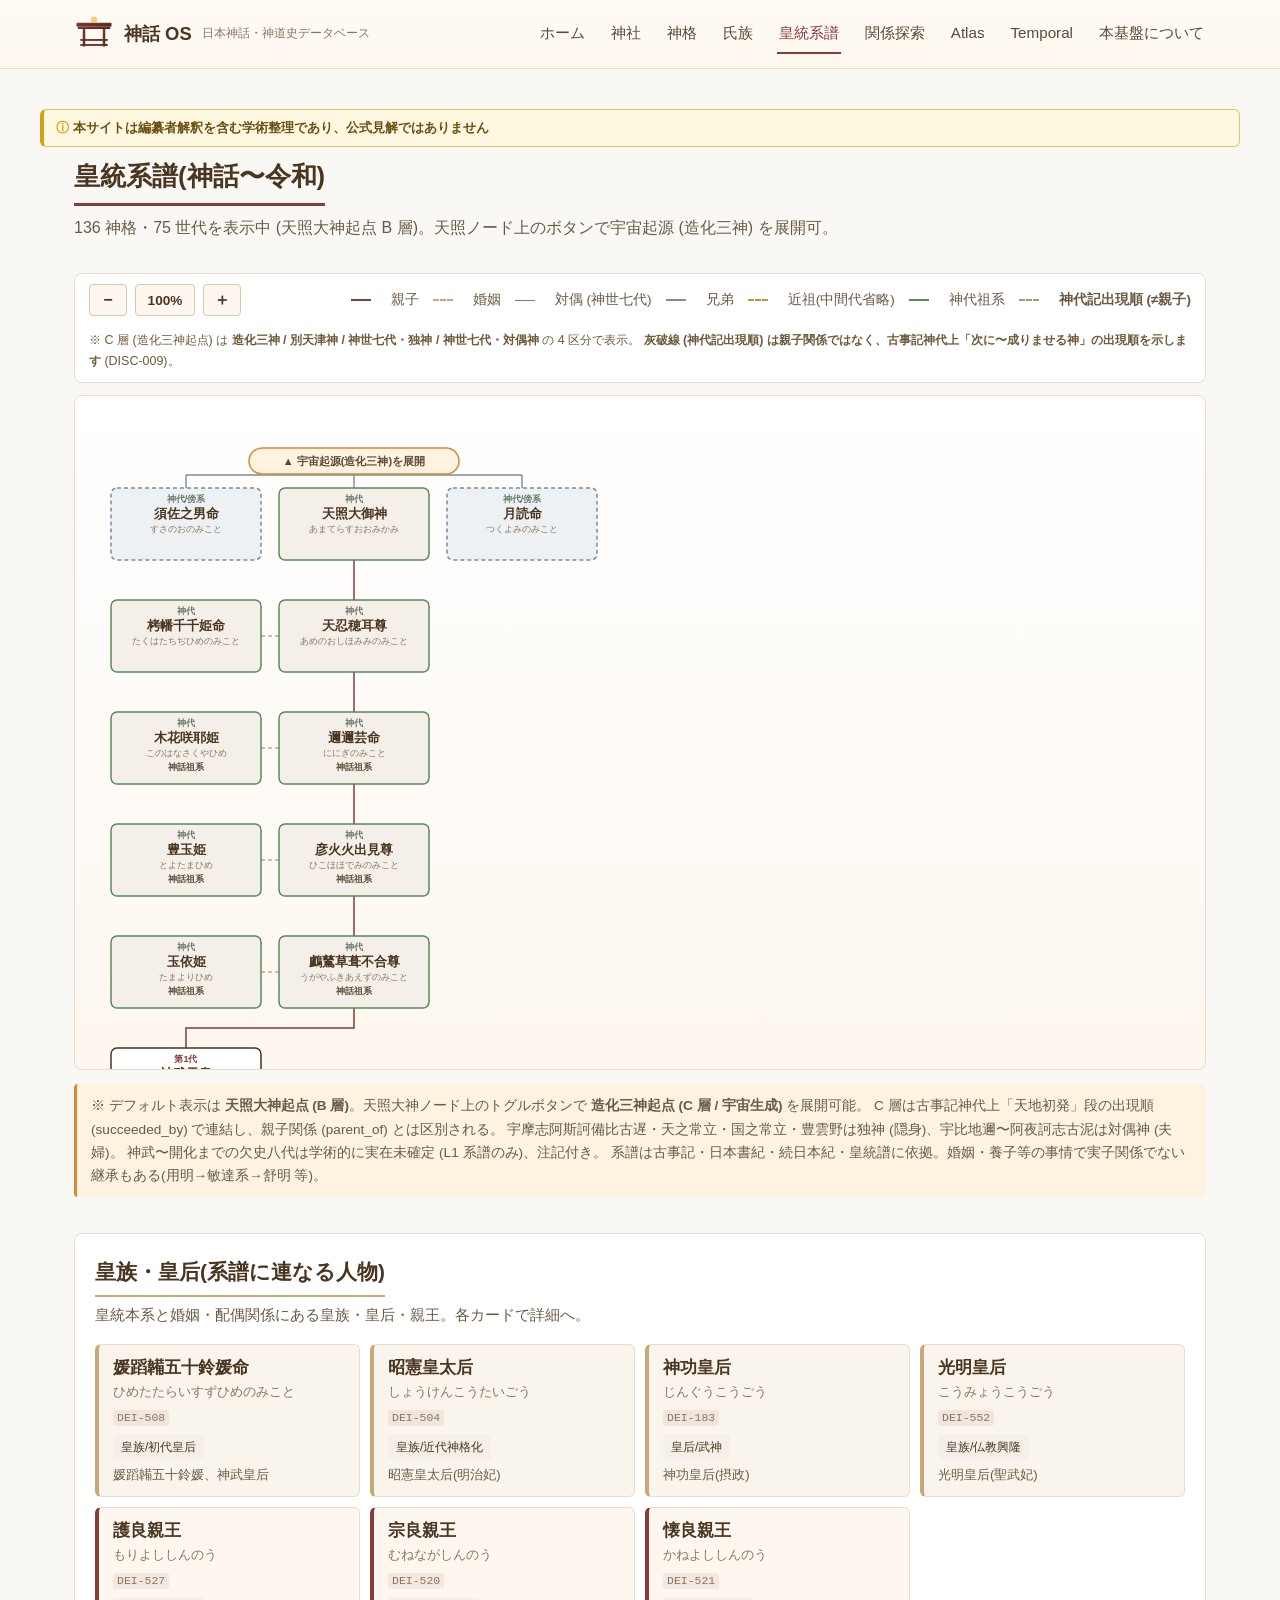
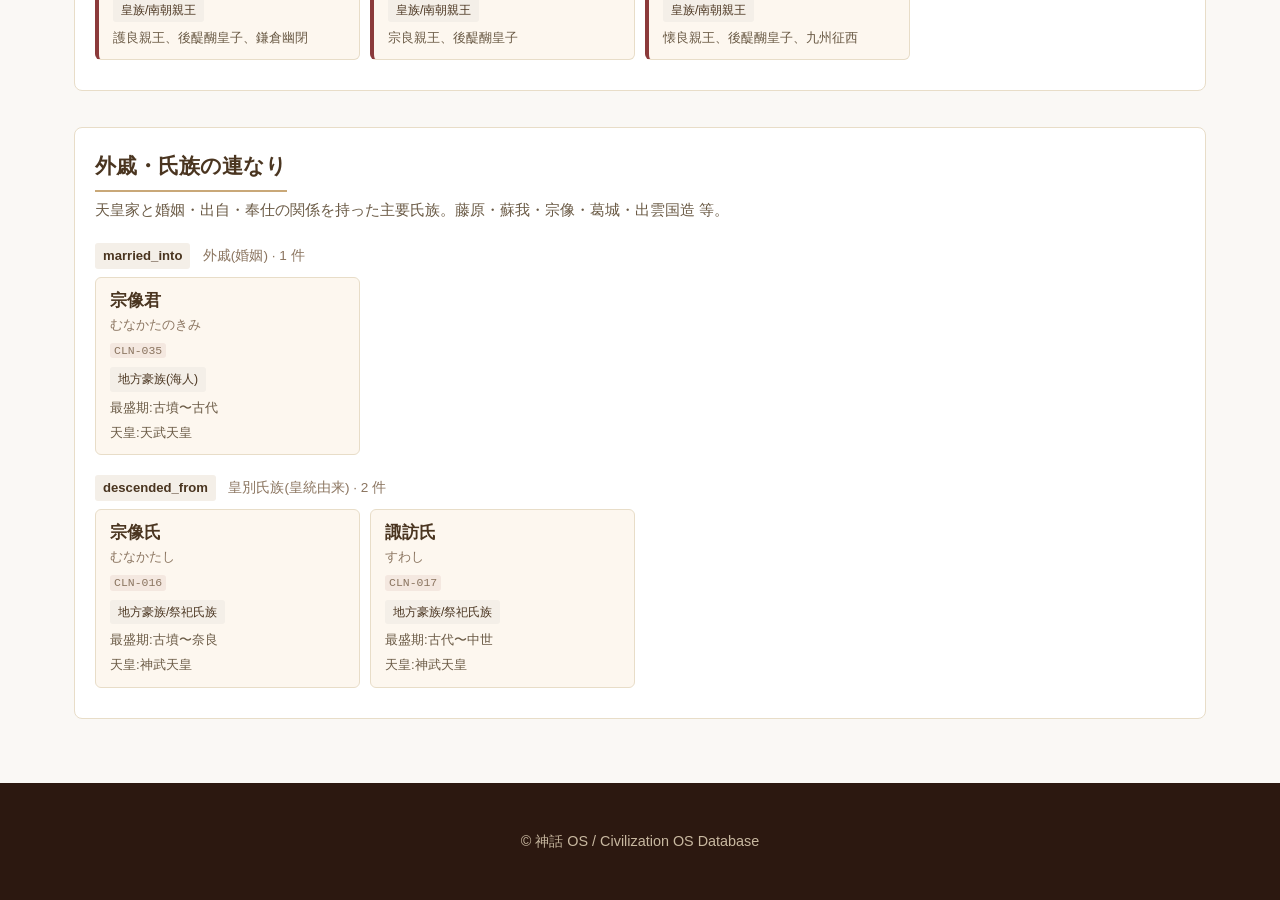
<file: web/pages/genealogy.html>
<!DOCTYPE html>
<html lang="ja">
<head>
<meta charset="UTF-8">
<meta name="viewport" content="width=device-width, initial-scale=1.0">
<title>皇統系譜 | 神話 OS</title>
<meta name="description" content="初代神武天皇から第126代令和今上天皇までの歴代天皇・皇統系譜を SVG で可視化。造化三神からの神代も展開可。各ノードをタップで詳細へ。">
<link rel="stylesheet" href="../css/main.css">
<link rel="icon" type="image/svg+xml" href="../images/favicon.svg">
</head>
<body>
<header class="site-header">
  <div class="container header-inner">
    <a class="brand" href="../index.html">
      <img src="../images/logo.svg" alt="" width="40" height="40">
      <span class="brand-name">神話 OS</span>
      <span class="brand-tag">日本神話・神道史データベース</span>
    </a>
    <nav class="main-nav">
      <a href="../index.html">ホーム</a>
      <a href="shrines.html">神社</a>
      <a href="deities.html">神格</a>
      <a href="clans.html">氏族</a>
      <a href="genealogy.html" class="active">皇統系譜</a>
      <a href="relations.html">関係探索</a>
      <a href="atlas.html">Atlas</a>
      <a href="temporal.html">Temporal</a>
      <a href="about.html">本基盤について</a>
    </nav>
  </div>
</header>

<main class="list-page">
  <details class="epistemic-disclaimer compact">
    <summary>本サイトは編纂者解釈を含む学術整理であり、公式見解ではありません</summary>
    <div class="disclaimer-body">
      <p>本データベースは curated relational interpretation を含み、公式見解・学術 consensus・神社認定ではありません。各エントリは <strong>仮説強度 (L0-L5) / 史実性 (A-E) / 実在性 / 推論性質</strong> の 4 軸で評価。詳細: <a href="about.html">本基盤について</a></p>
    </div>
  </details>
  <div class="container">
    <h1 class="section-title">皇統系譜(神話〜令和)</h1>
    <p class="section-lead" id="genealogyIntro">読み込み中…</p>

    <div class="genealogy-controls">
      <button id="zoomOut" class="gen-btn" type="button" aria-label="縮小">−</button>
      <button id="zoomReset" class="gen-btn" type="button" aria-label="ズームを 100% に戻す">100%</button>
      <button id="zoomIn" class="gen-btn" type="button" aria-label="拡大">＋</button>
      <span class="gen-legend">
        <span class="legend-dot legend-parent"></span> 親子
        <span class="legend-dot legend-marriage"></span> 婚姻
        <span class="legend-dot legend-pair" title="神世七代の対偶神 (宇比地邇/須比智邇 等 5対) は宇宙生成上の対偶関係として中性灰の細実線で連結"></span> 対偶 (神世七代)
        <span class="legend-dot legend-sibling"></span> 兄弟
        <span class="legend-dot legend-inferred"></span> 近祖(中間代省略)
        <span class="legend-dot legend-ancestor"></span> 神代祖系
        <span class="legend-dot legend-succession"></span> <strong title="灰破線は神代記の出現順を示し、親子関係ではありません">神代記出現順 (≠親子)</strong>
      </span>
      <p class="legend-note">
        ※ C 層 (造化三神起点) は <strong>造化三神 / 別天津神 / 神世七代・独神 / 神世七代・対偶神</strong> の 4 区分で表示。
        <strong>灰破線 (神代記出現順) は親子関係ではなく、古事記神代上「次に〜成りませる神」の出現順を示します</strong> (DISC-009)。
      </p>
    </div>

    <div id="loading" class="loading">系譜データを読み込んでいます</div>

    <div class="genealogy-wrap" id="genealogyWrap" hidden>
      <svg id="genealogySvg" xmlns="http://www.w3.org/2000/svg"></svg>
    </div>

    <p class="genealogy-note">
      ※ デフォルト表示は <strong>天照大神起点 (B 層)</strong>。天照大神ノード上のトグルボタンで
      <strong>造化三神起点 (C 層 / 宇宙生成)</strong> を展開可能。
      C 層は古事記神代上「天地初発」段の出現順 (succeeded_by) で連結し、親子関係 (parent_of) とは区別される。
      宇摩志阿斯訶備比古遅・天之常立・国之常立・豊雲野は独神 (隠身)、宇比地邇〜阿夜訶志古泥は対偶神 (夫婦)。
      神武〜開化までの欠史八代は学術的に実在未確定 (L1 系譜のみ)、注記付き。
      系譜は古事記・日本書紀・続日本紀・皇統譜に依拠。婚姻・養子等の事情で実子関係でない継承もある(用明→敏達系→舒明 等)。
    </p>
  </div>
</main>

<footer class="site-footer"><div class="container"><p>© 神話 OS / Civilization OS Database</p></div></footer>

<script src="../js/tsv_parser.js?v=20260706"></script>
<script src="../js/era.js?v=20260706"></script>
<script src="../js/data_loader.js?v=20260706"></script>
<script src="../js/emperor_reign.js?v=20260528"></script>
<script src="../js/genealogy.js?v=20260706"></script>
</body>
</html>
</file>
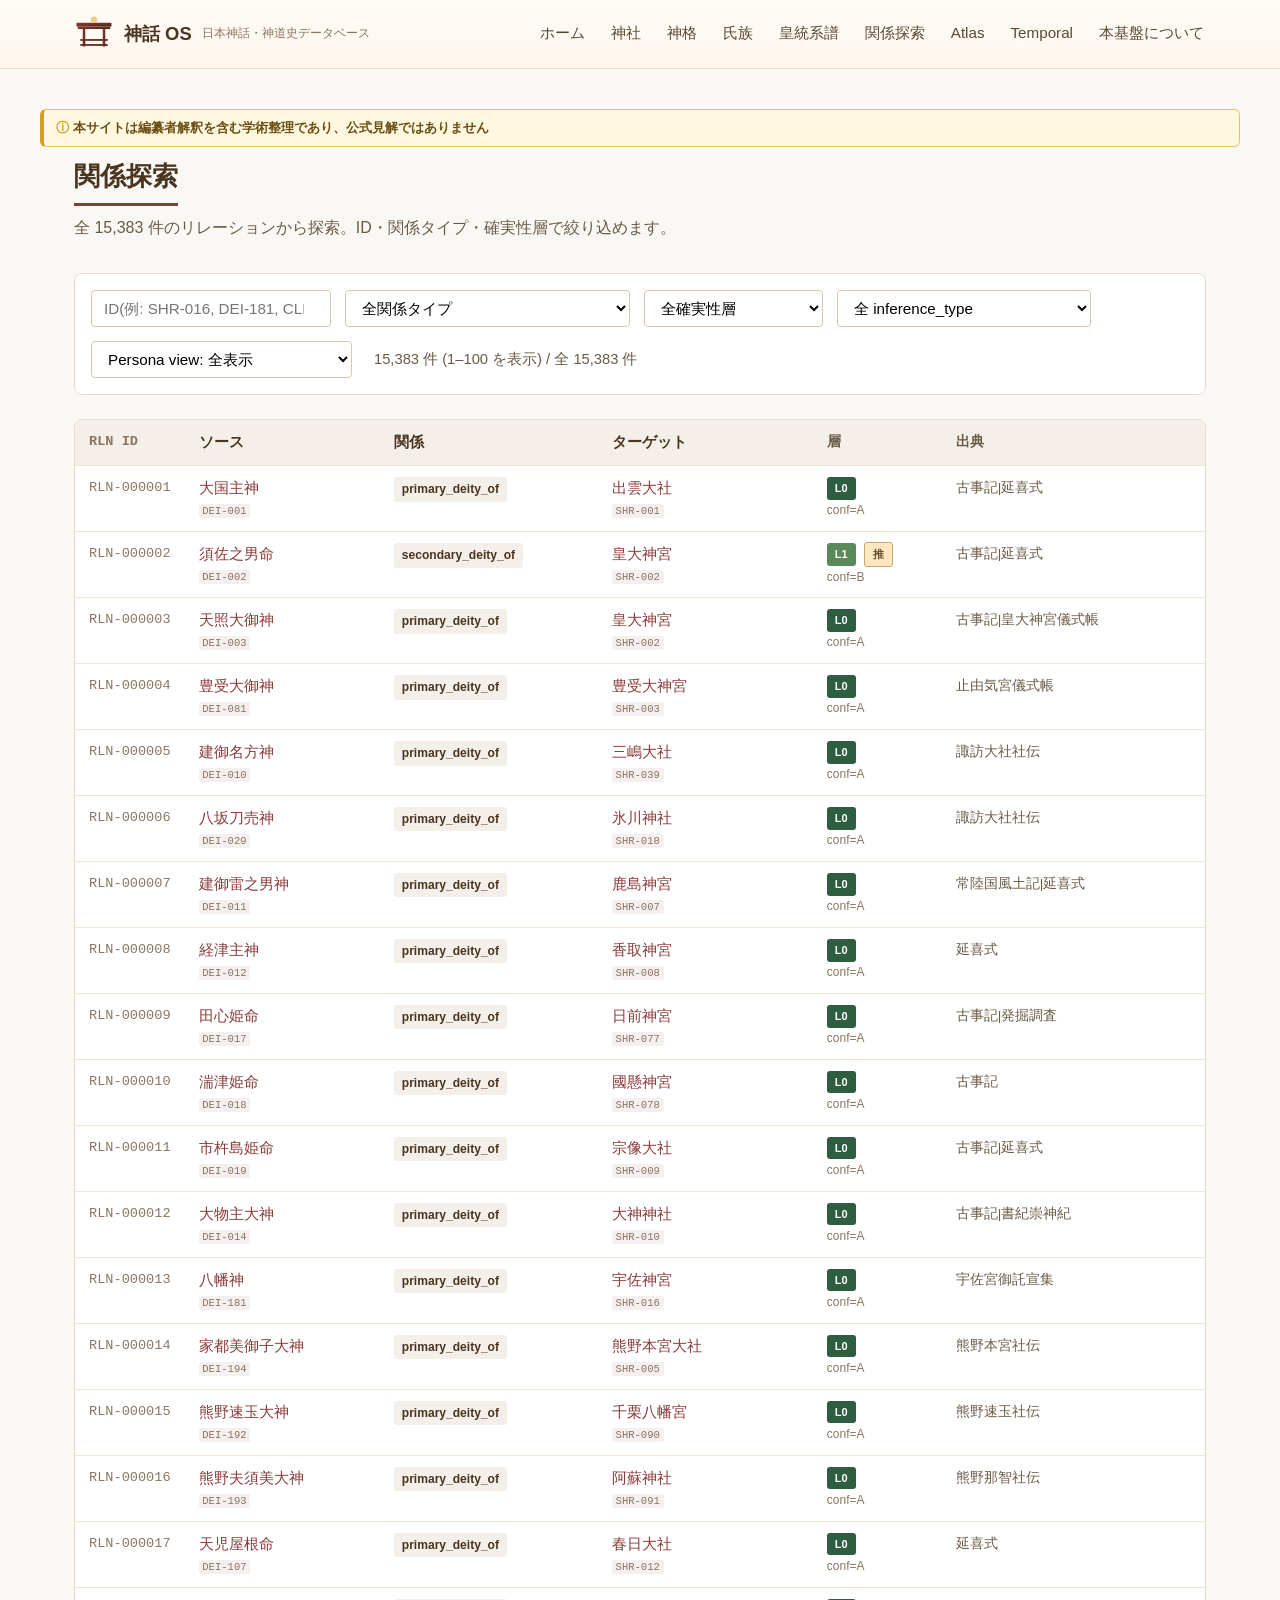
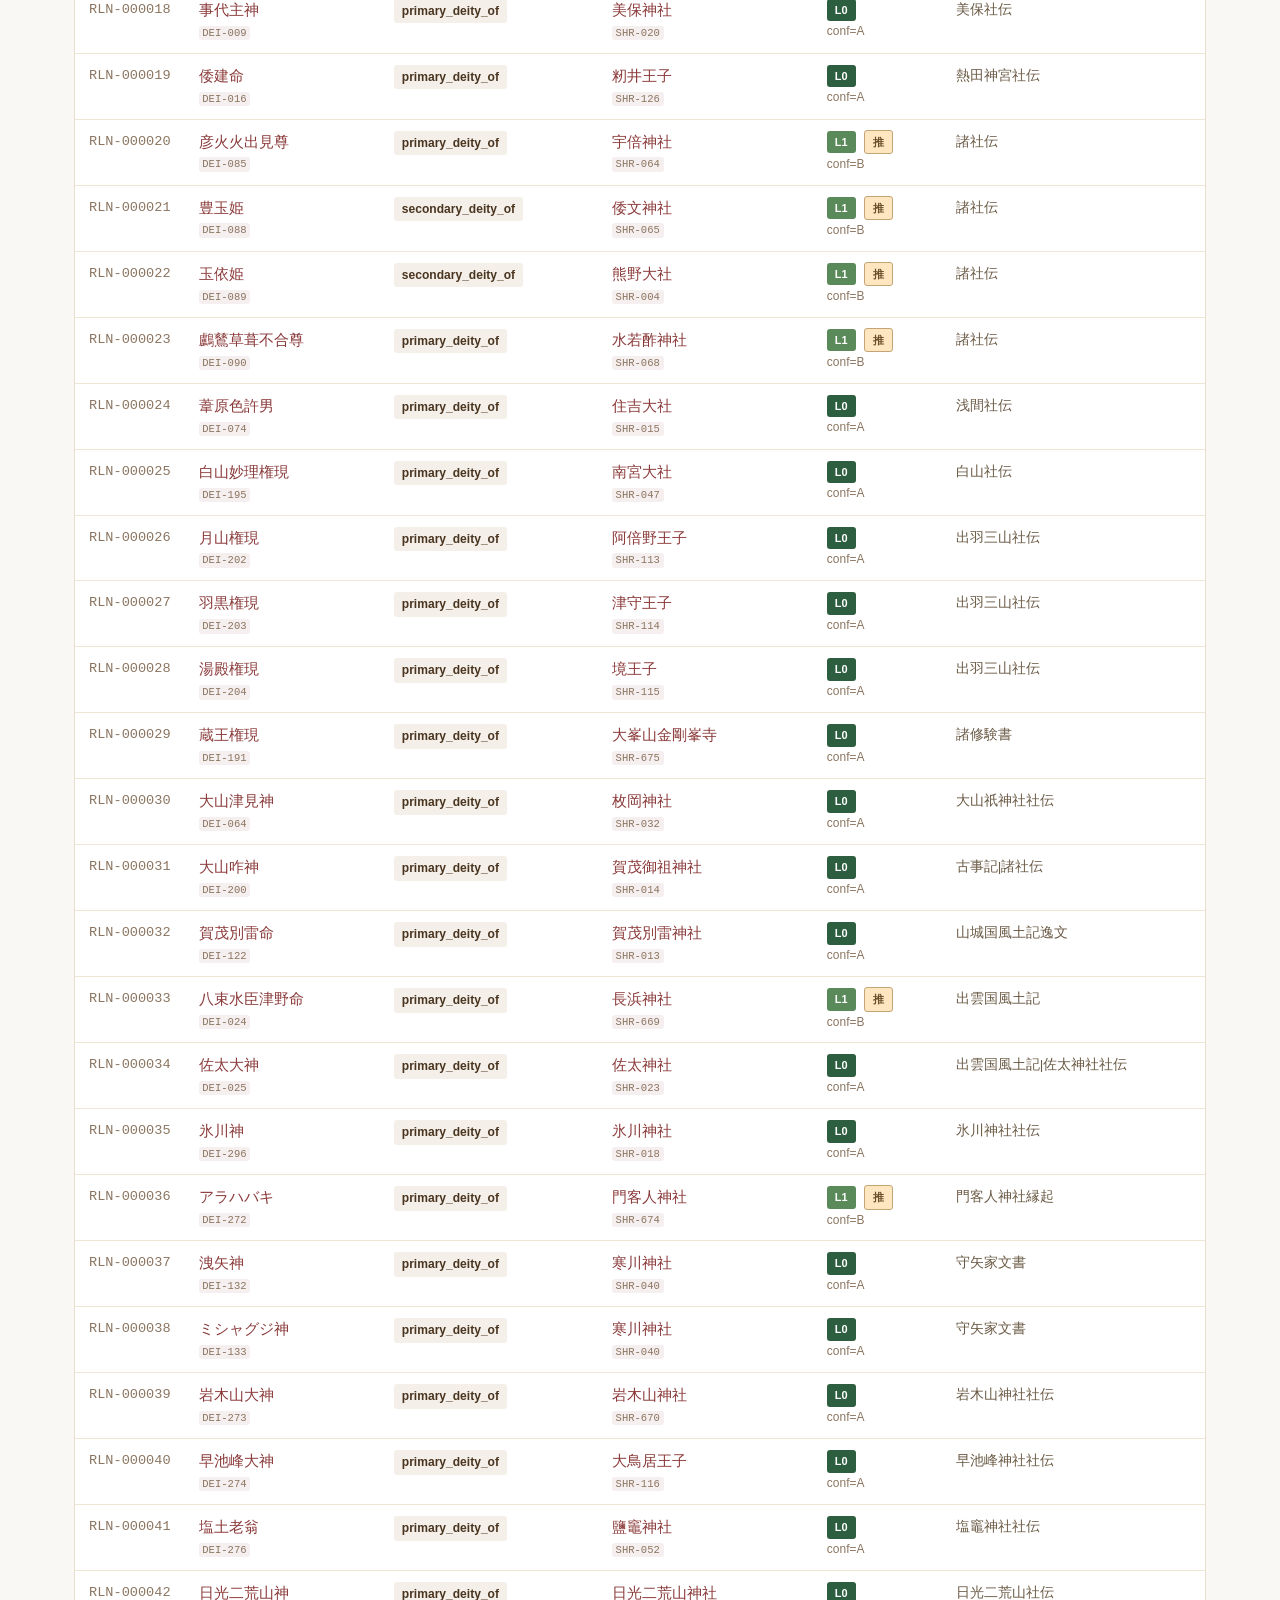
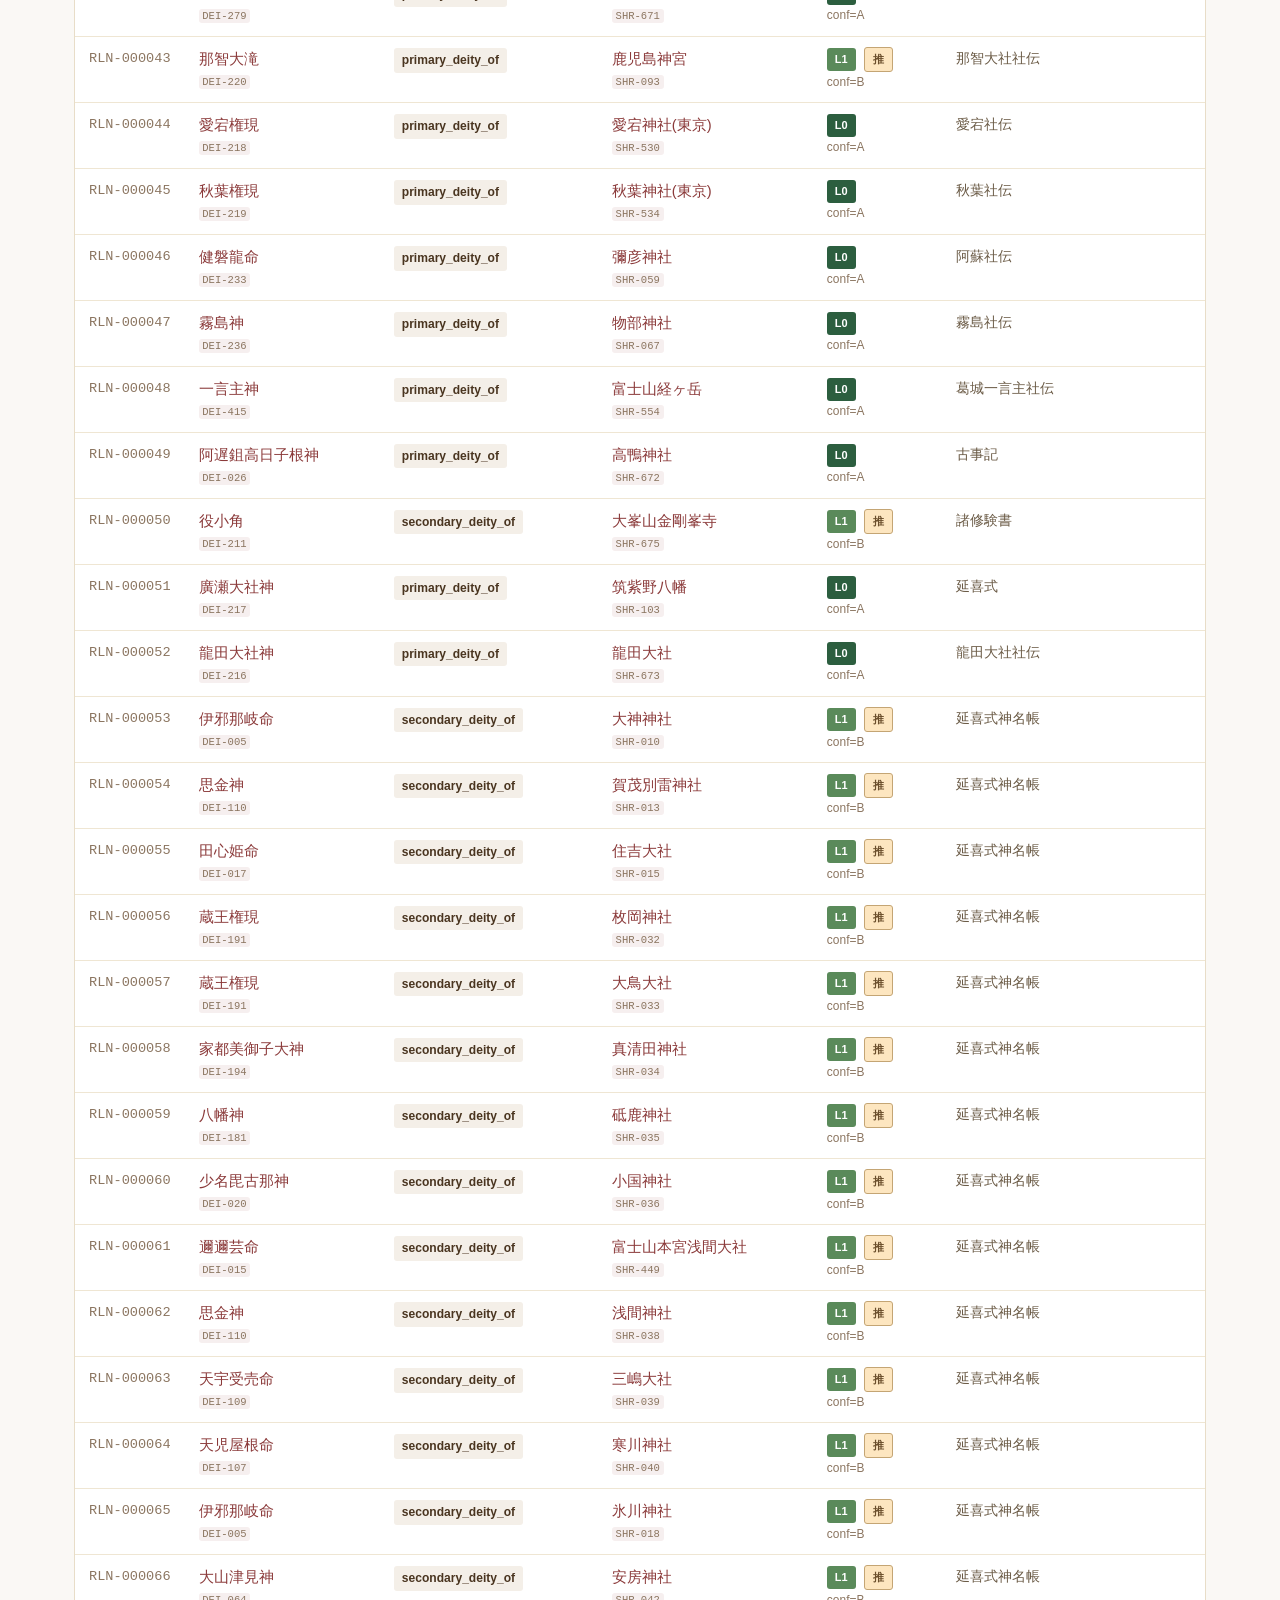
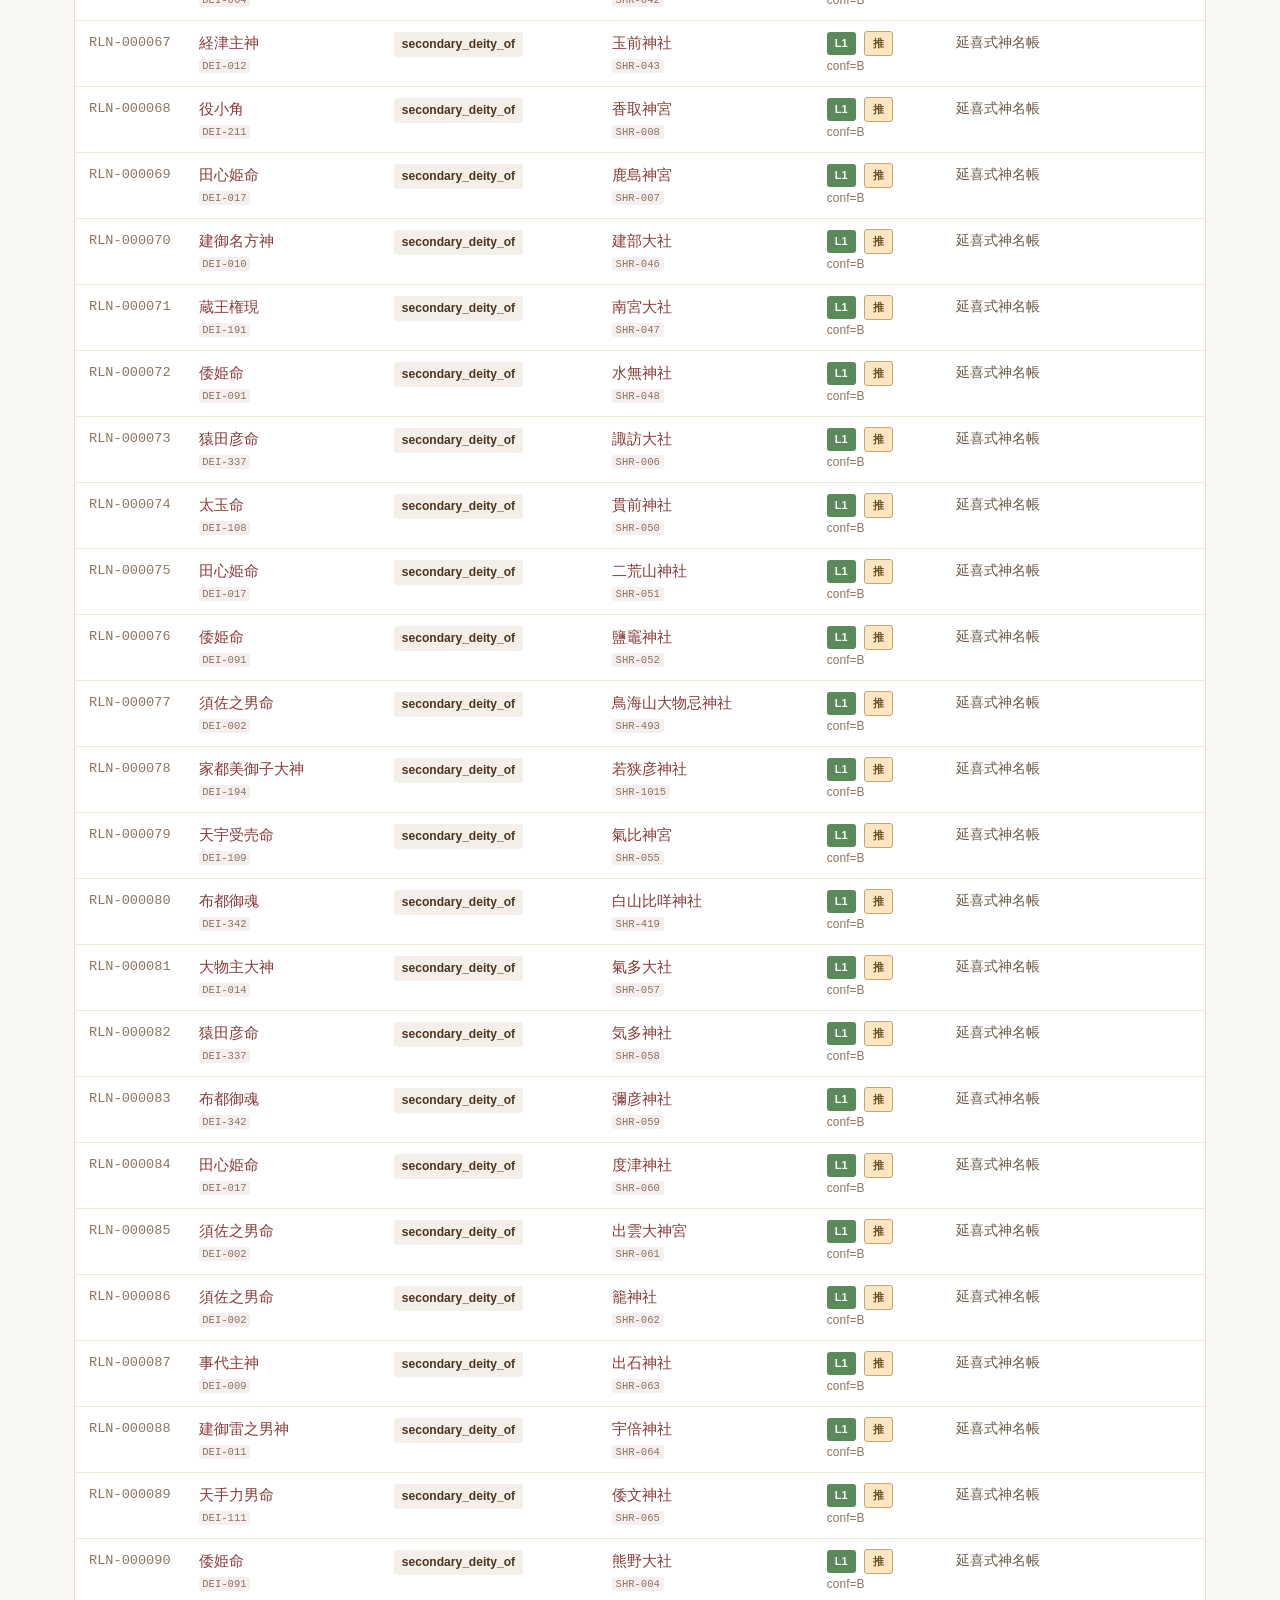
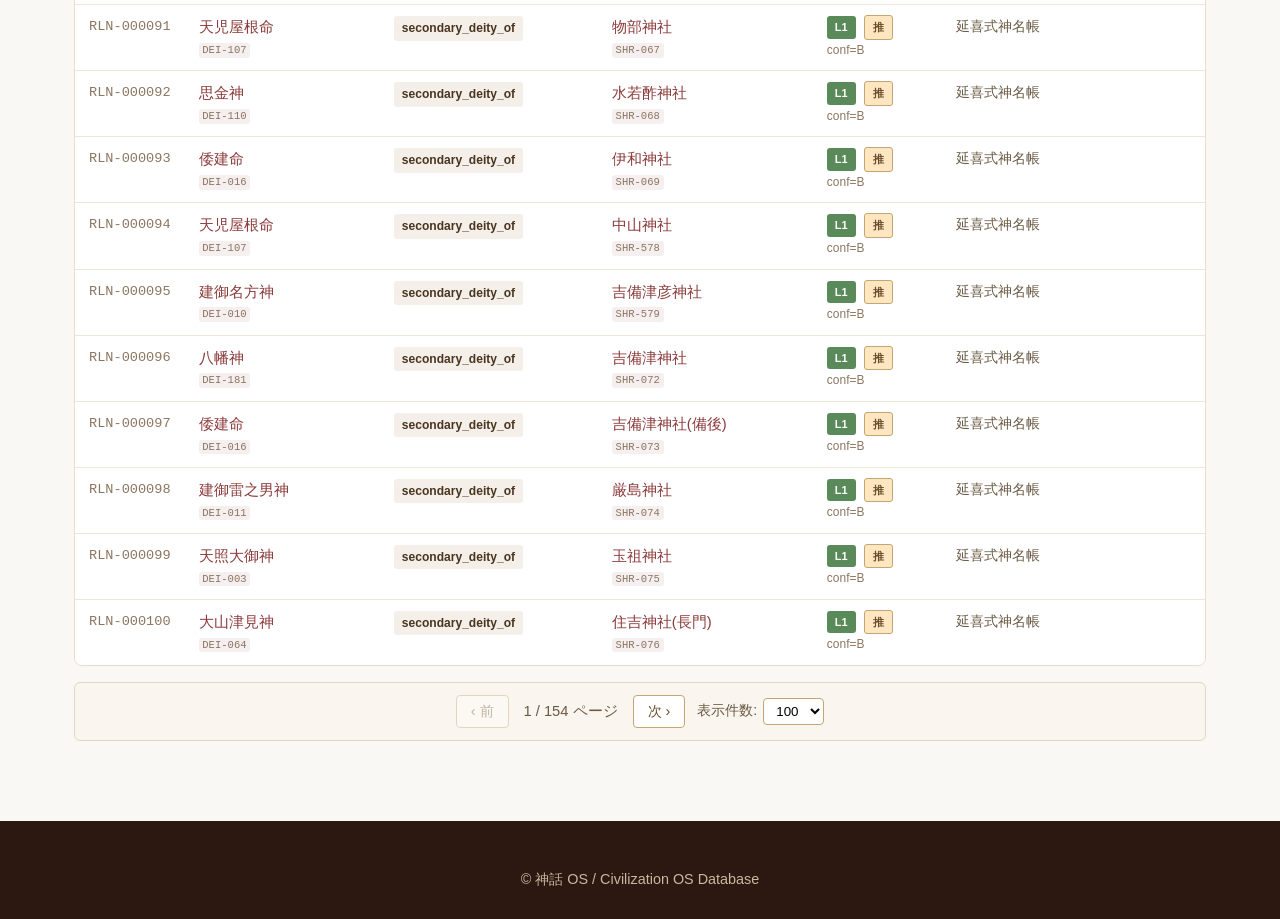
<file: web/pages/relations.html>
<!DOCTYPE html>
<html lang="ja">
<head>
<meta charset="UTF-8">
<meta name="viewport" content="width=device-width, initial-scale=1.0">
<meta name="description" content="神格・神社・氏族・文献などを結ぶリレーションの探索。ID・関係タイプ・確実性層で絞り込み。">
<title>関係探索 | 神話 OS</title>
<link rel="stylesheet" href="../css/main.css">
<link rel="icon" type="image/svg+xml" href="../images/favicon.svg">
</head>
<body>
<header class="site-header">
  <div class="container header-inner">
    <a class="brand" href="../index.html">
      <img src="../images/logo.svg" alt="" width="40" height="40">
      <span class="brand-name">神話 OS</span>
      <span class="brand-tag">日本神話・神道史データベース</span>
    </a>
    <nav class="main-nav">
      <a href="../index.html">ホーム</a>
      <a href="shrines.html">神社</a>
      <a href="deities.html">神格</a>
      <a href="clans.html">氏族</a>
      <a href="genealogy.html">皇統系譜</a>
      <a href="relations.html">関係探索</a>
      <a href="atlas.html">Atlas</a>
      <a href="temporal.html">Temporal</a>
      <a href="about.html">本基盤について</a>
    </nav>
  </div>
</header>

<main class="list-page">
  <details class="epistemic-disclaimer compact">
    <summary>本サイトは編纂者解釈を含む学術整理であり、公式見解ではありません</summary>
    <div class="disclaimer-body">
      <p>本データベースは curated relational interpretation を含み、公式見解・学術 consensus・神社認定ではありません。各エントリは <strong>仮説強度 (L0-L5) / 史実性 (A-E) / 実在性 / 推論性質</strong> の 4 軸で評価。詳細: <a href="about.html">本基盤について</a></p>
    </div>
  </details>
  <div class="container">
    <h1 class="section-title">関係探索</h1>
    <p class="section-lead" id="listIntro">読み込み中…</p>

    <div class="list-controls">
      <input type="search" id="idInput" placeholder="ID(例: SHR-016, DEI-181, CLN-001)" style="max-width:240px;">
      <select id="typeFilter">
        <option value="">全関係タイプ</option>
      </select>
      <select id="layerFilter">
        <option value="">全確実性層</option>
        <option value="L0">L0(史料記載)</option>
        <option value="L1">L1(研究解釈)</option>
        <option value="L2">L2(複数研究者推定)</option>
        <option value="L3">L3(伝承)</option>
        <option value="L4">L4(大胆仮説)</option>
      </select>
      <select id="inferenceTypeFilter" title="DISC-005 推論性質">
        <option value="">全 inference_type</option>
        <option value="source_backed">source_backed (一次史料明示)</option>
        <option value="inferential">inferential (妥当な推論)</option>
        <option value="symbolic">symbolic (象徴・神話的)</option>
        <option value="speculative">speculative (検証困難)</option>
      </select>
      <select id="personaFilter" title="DISC-001 v0.2 / DISC-010 Persona view">
        <option value="">Persona view: 全表示</option>
        <option value="A">A 研究者 (contradiction-rich)</option>
        <option value="B">B 神職 (verified + lineage focus)</option>
        <option value="C">C 教育者 (pedagogically safe)</option>
        <option value="D">D 観光 (region + rank focus)</option>
      </select>
      <span class="list-stats" id="listStats">—</span>
    </div>
    <p id="personaHint" style="font-size: 0.85em; color: #6e5a3a; margin: 4px 0 12px;"></p>

    <div id="loading" class="loading">データを読み込んでいます</div>
    <div class="table-wrap" id="relTableWrap" hidden>
      <table class="list-table" id="relTable">
        <thead><tr>
          <th class="col-id">RLN ID</th>
          <th>ソース</th>
          <th>関係</th>
          <th>ターゲット</th>
          <th class="col-meta">層</th>
          <th class="col-meta">出典</th>
        </tr></thead>
        <tbody></tbody>
      </table>
    </div>
    <p id="empty" class="empty" hidden>該当する関係が見つかりませんでした。</p>

    <nav class="pagination" id="pagination" hidden aria-label="ページ移動">
      <button type="button" id="pagePrev" class="page-btn" disabled>‹ 前</button>
      <span id="pageInfo" class="page-info">1 / 1</span>
      <button type="button" id="pageNext" class="page-btn" disabled>次 ›</button>
      <label class="page-size-label">
        表示件数:
        <select id="pageSize">
          <option value="50">50</option>
          <option value="100" selected>100</option>
          <option value="200">200</option>
          <option value="500">500</option>
        </select>
      </label>
    </nav>
  </div>
</main>

<footer class="site-footer"><div class="container"><p>© 神話 OS / Civilization OS Database</p></div></footer>

<script src="../js/tsv_parser.js?v=20260706"></script>
<script src="../js/era.js?v=20260706"></script>
<script src="../js/data_loader.js?v=20260706"></script>
<script src="../js/relations.js?v=20260706"></script>
</body>
</html>
</file>
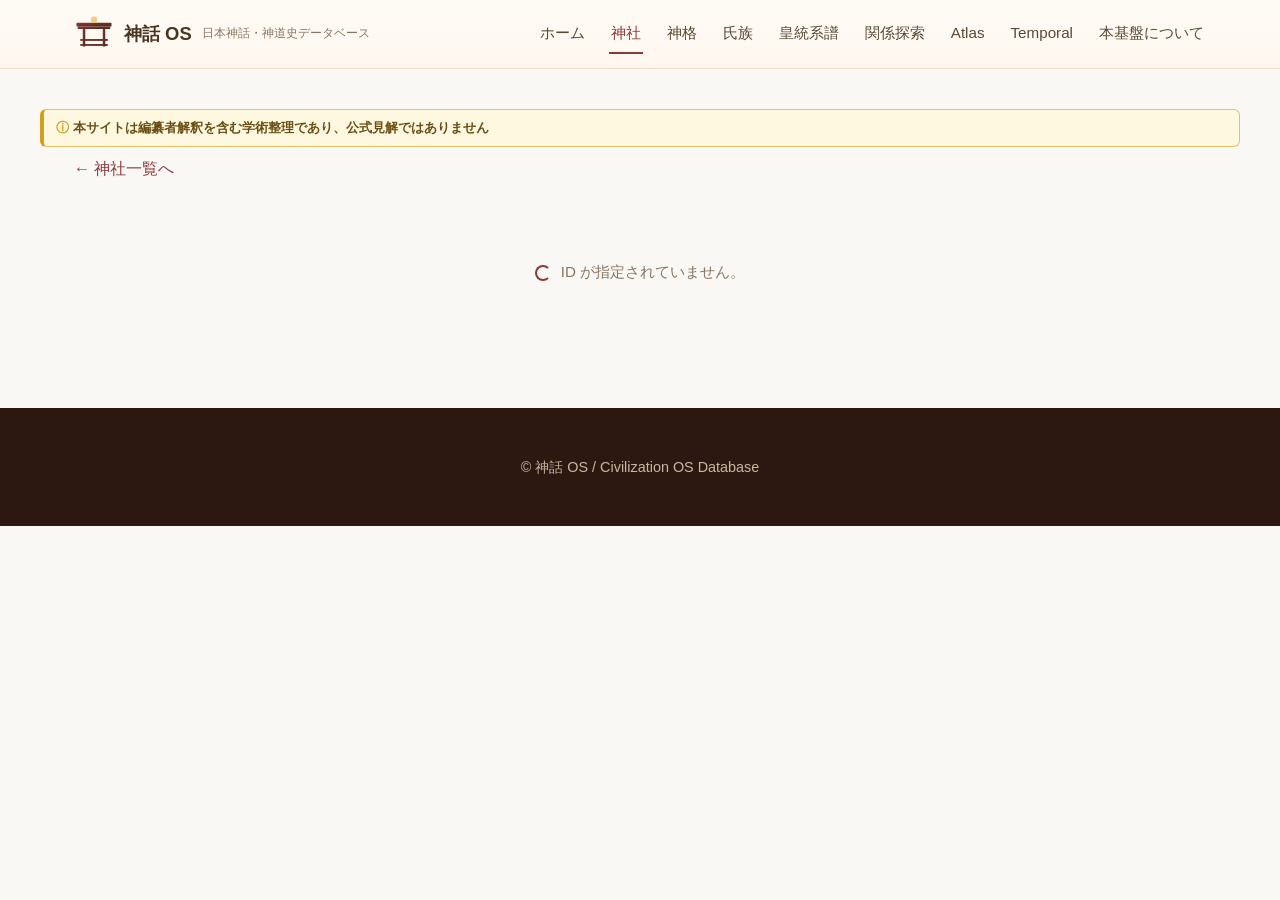
<file: web/pages/shrine.html>
<!DOCTYPE html>
<html lang="ja">
<head>
<meta charset="UTF-8">
<meta name="viewport" content="width=device-width, initial-scale=1.0">
<meta name="description" content="神社の詳細ページ。祭神・由緒・社家・関連モチーフ・分祀ネットワーク・所在地マップを表示。">
<title>神社詳細 | 神話 OS</title>
<link rel="stylesheet" href="../css/main.css">
<link rel="icon" type="image/svg+xml" href="../images/favicon.svg">
</head>
<body>
<header class="site-header">
  <div class="container header-inner">
    <a class="brand" href="../index.html">
      <img src="../images/logo.svg" alt="" width="40" height="40">
      <span class="brand-name">神話 OS</span>
      <span class="brand-tag">日本神話・神道史データベース</span>
    </a>
    <nav class="main-nav">
      <a href="../index.html">ホーム</a>
      <a href="shrines.html" class="active">神社</a>
      <a href="deities.html">神格</a>
      <a href="clans.html">氏族</a>
      <a href="genealogy.html">皇統系譜</a>
      <a href="relations.html">関係探索</a>
      <a href="atlas.html">Atlas</a>
      <a href="temporal.html">Temporal</a>
      <a href="about.html">本基盤について</a>
    </nav>
  </div>
</header>

<main class="detail-page">
  <details class="epistemic-disclaimer compact">
    <summary>本サイトは編纂者解釈を含む学術整理であり、公式見解ではありません</summary>
    <div class="disclaimer-body">
      <p>本データベースは curated relational interpretation を含み、公式見解・学術 consensus・神社認定ではありません。各エントリは <strong>仮説強度 (L0-L5) / 史実性 (A-E) / 実在性 / 推論性質</strong> の 4 軸で評価。詳細: <a href="about.html">本基盤について</a></p>
    </div>
  </details>
  <div class="container">
    <p class="backlink"><a href="shrines.html">← 神社一覧へ</a></p>
    <div id="loading" class="loading">読み込み中…</div>
    <div id="content" hidden></div>
  </div>
</main>

<footer class="site-footer"><div class="container"><p>© 神話 OS / Civilization OS Database</p></div></footer>

<script src="../js/tsv_parser.js?v=20260706"></script>
<script src="../js/era.js?v=20260706"></script>
<script src="../js/data_loader.js?v=20260706"></script>
<script src="../js/detail/utils.js?v=20260706"></script>
<script src="../js/detail/epistemic.js?v=20260706"></script>
<script src="../js/detail/relations.js?v=20260706"></script>
<script src="../js/detail/shrine.js?v=20260706"></script>
<script src="../js/detail/deity.js?v=20260706"></script>
<script src="../js/detail/clan.js?v=20260706"></script>
<script src="../js/detail/core.js?v=20260706"></script>
<script>window.detailType = 'shrine';</script>
<script>renderDetail();</script>
</body>
</html>
</file>
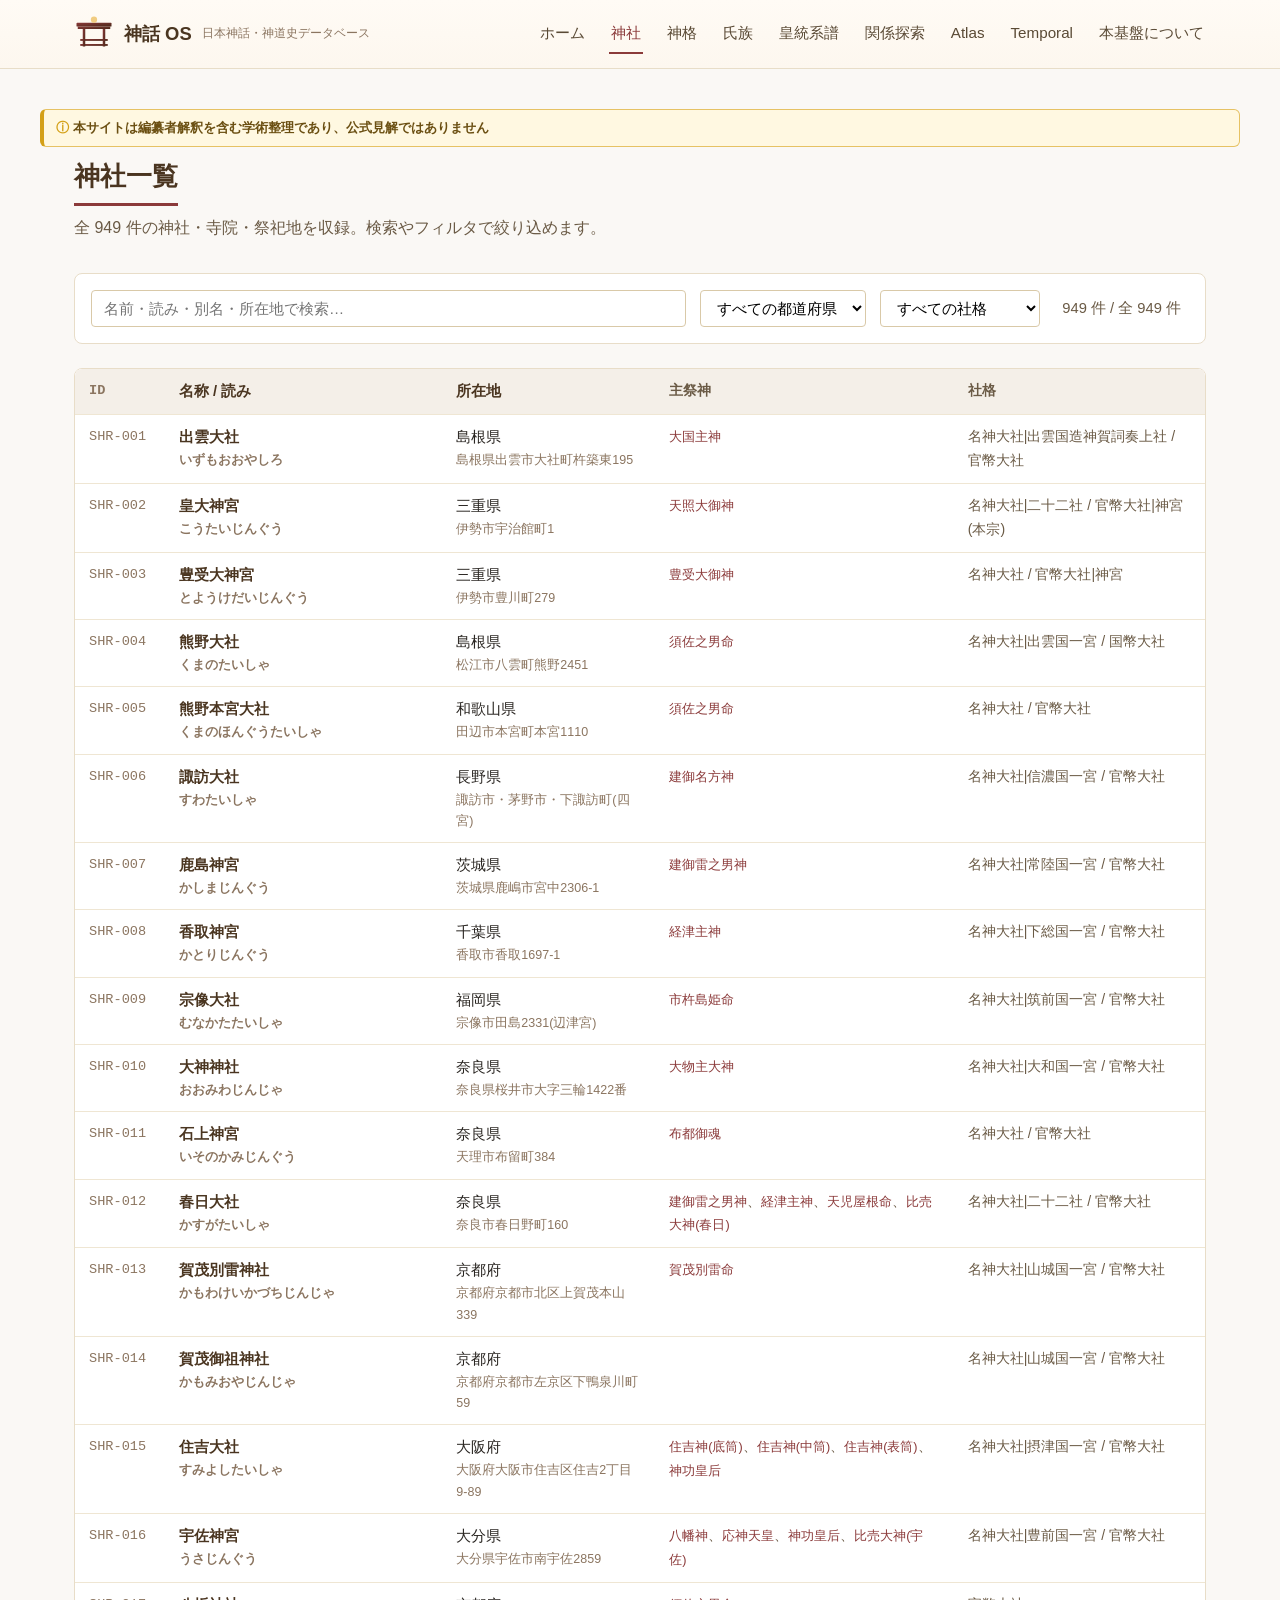
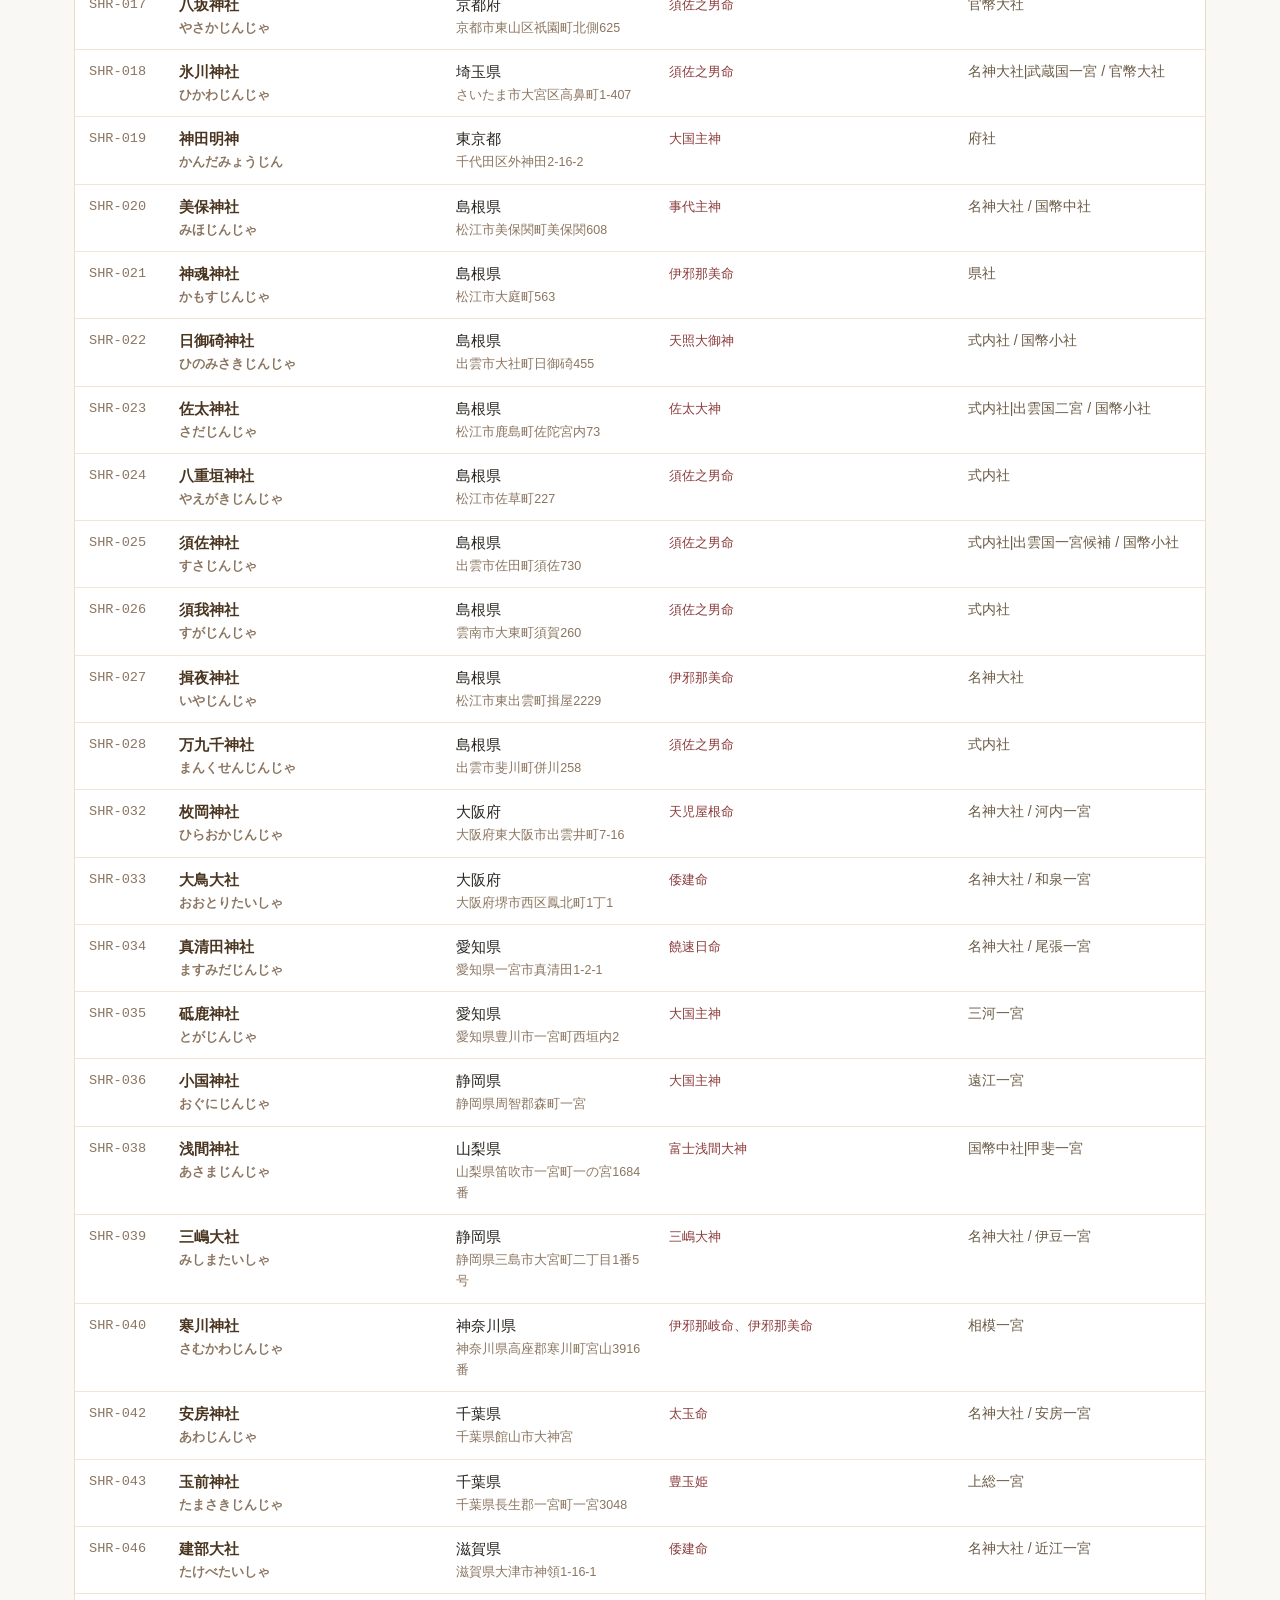
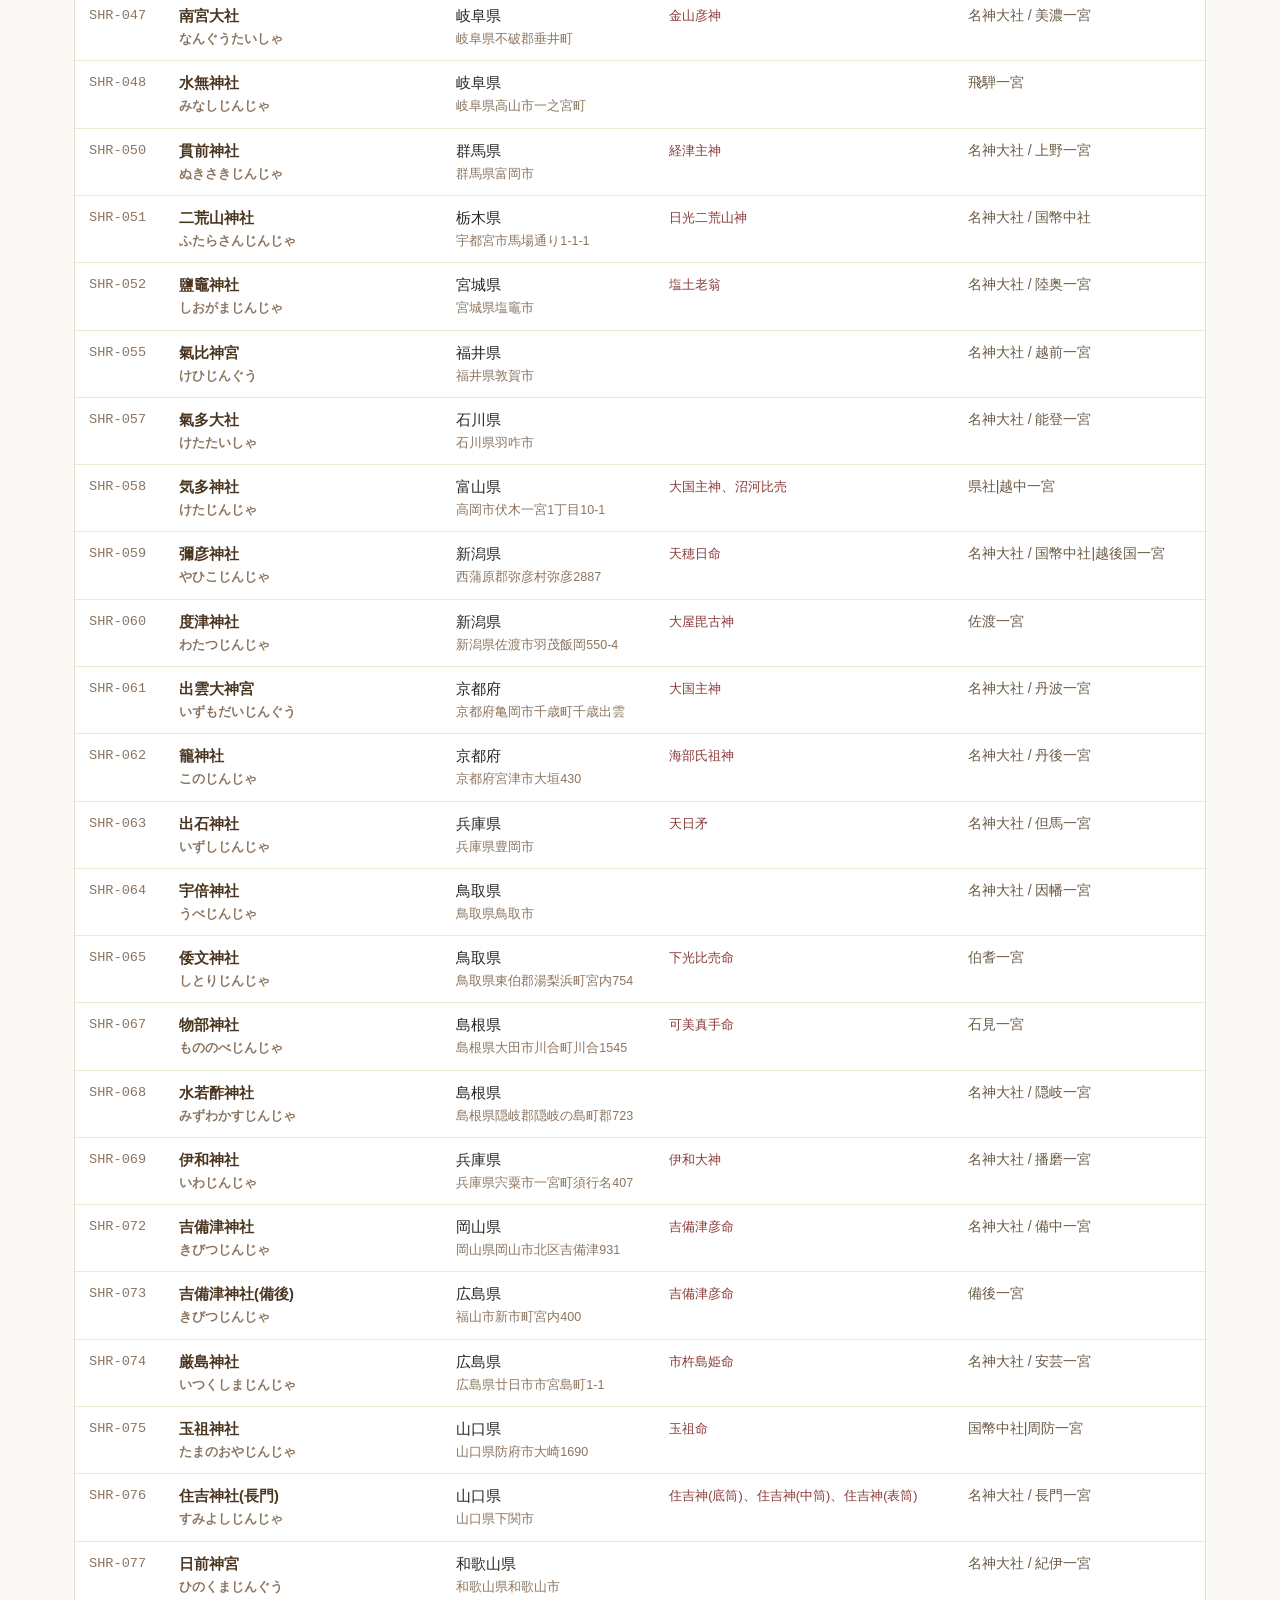
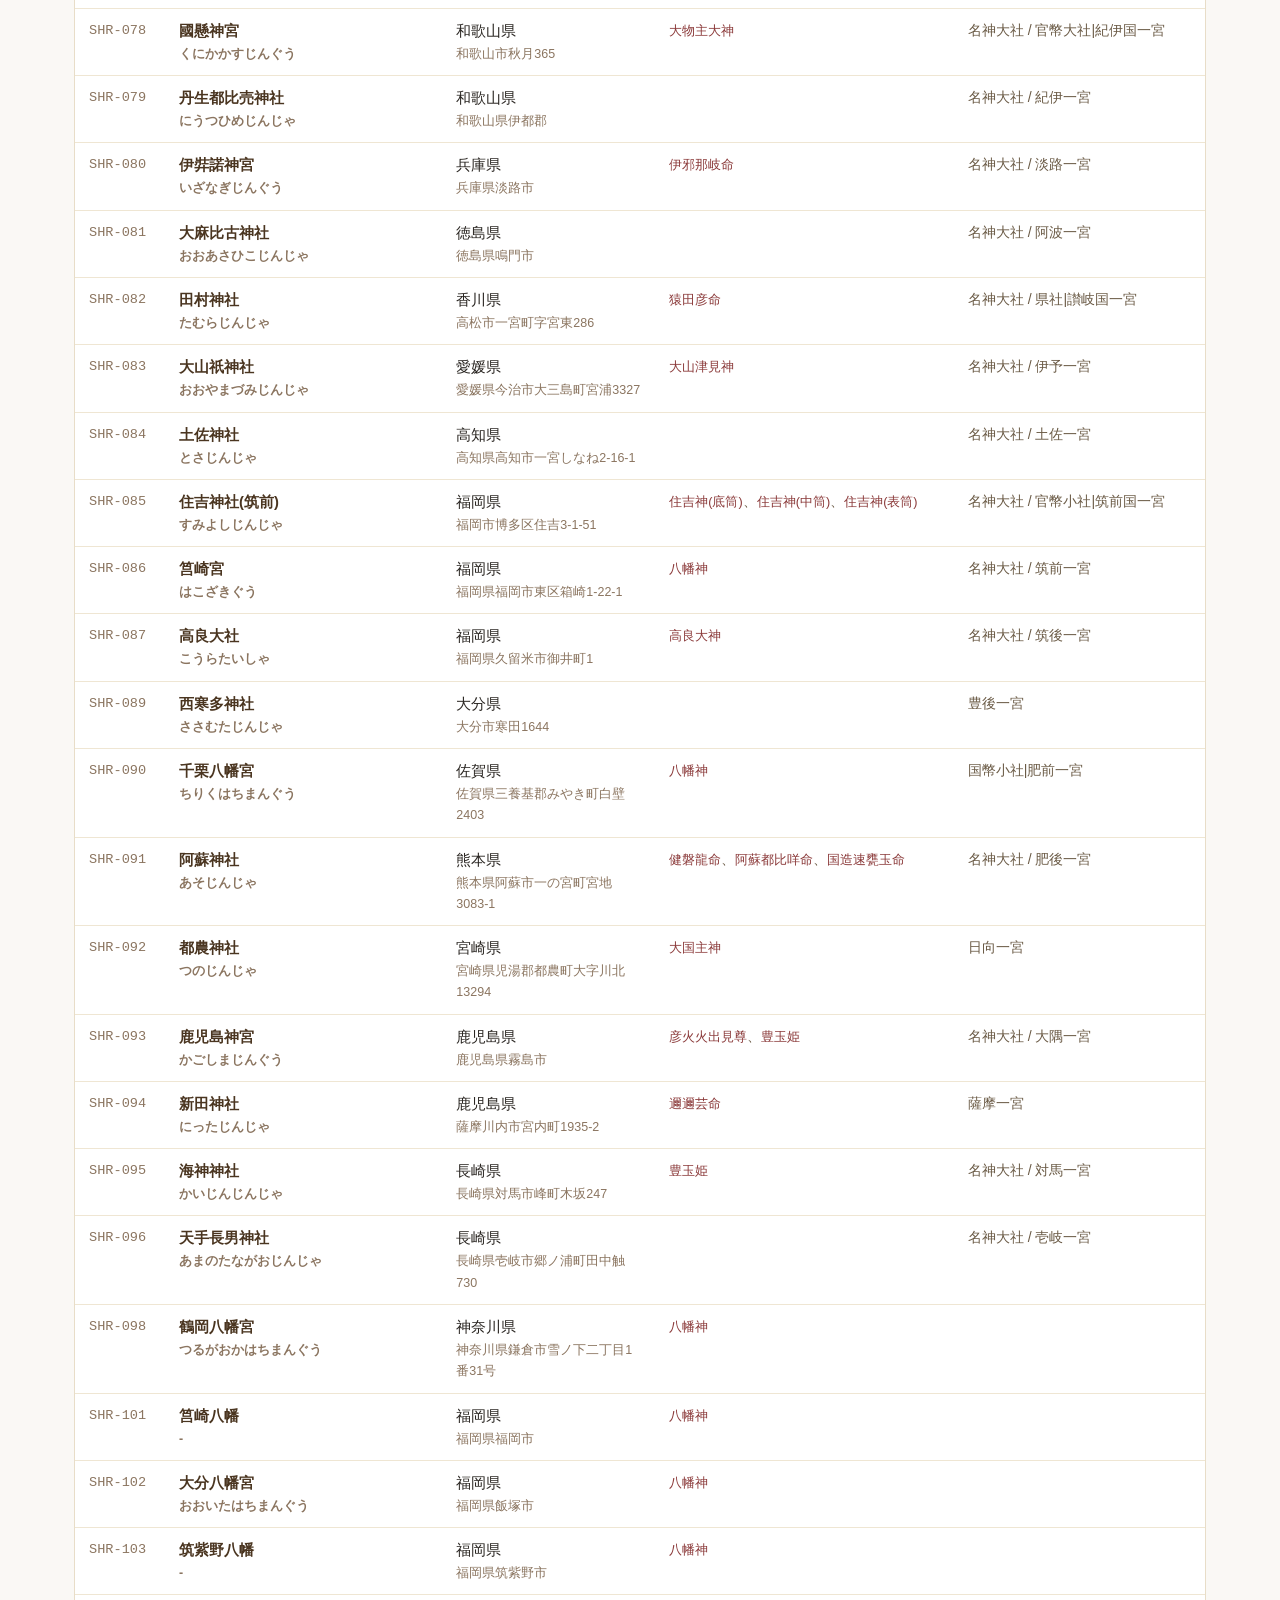
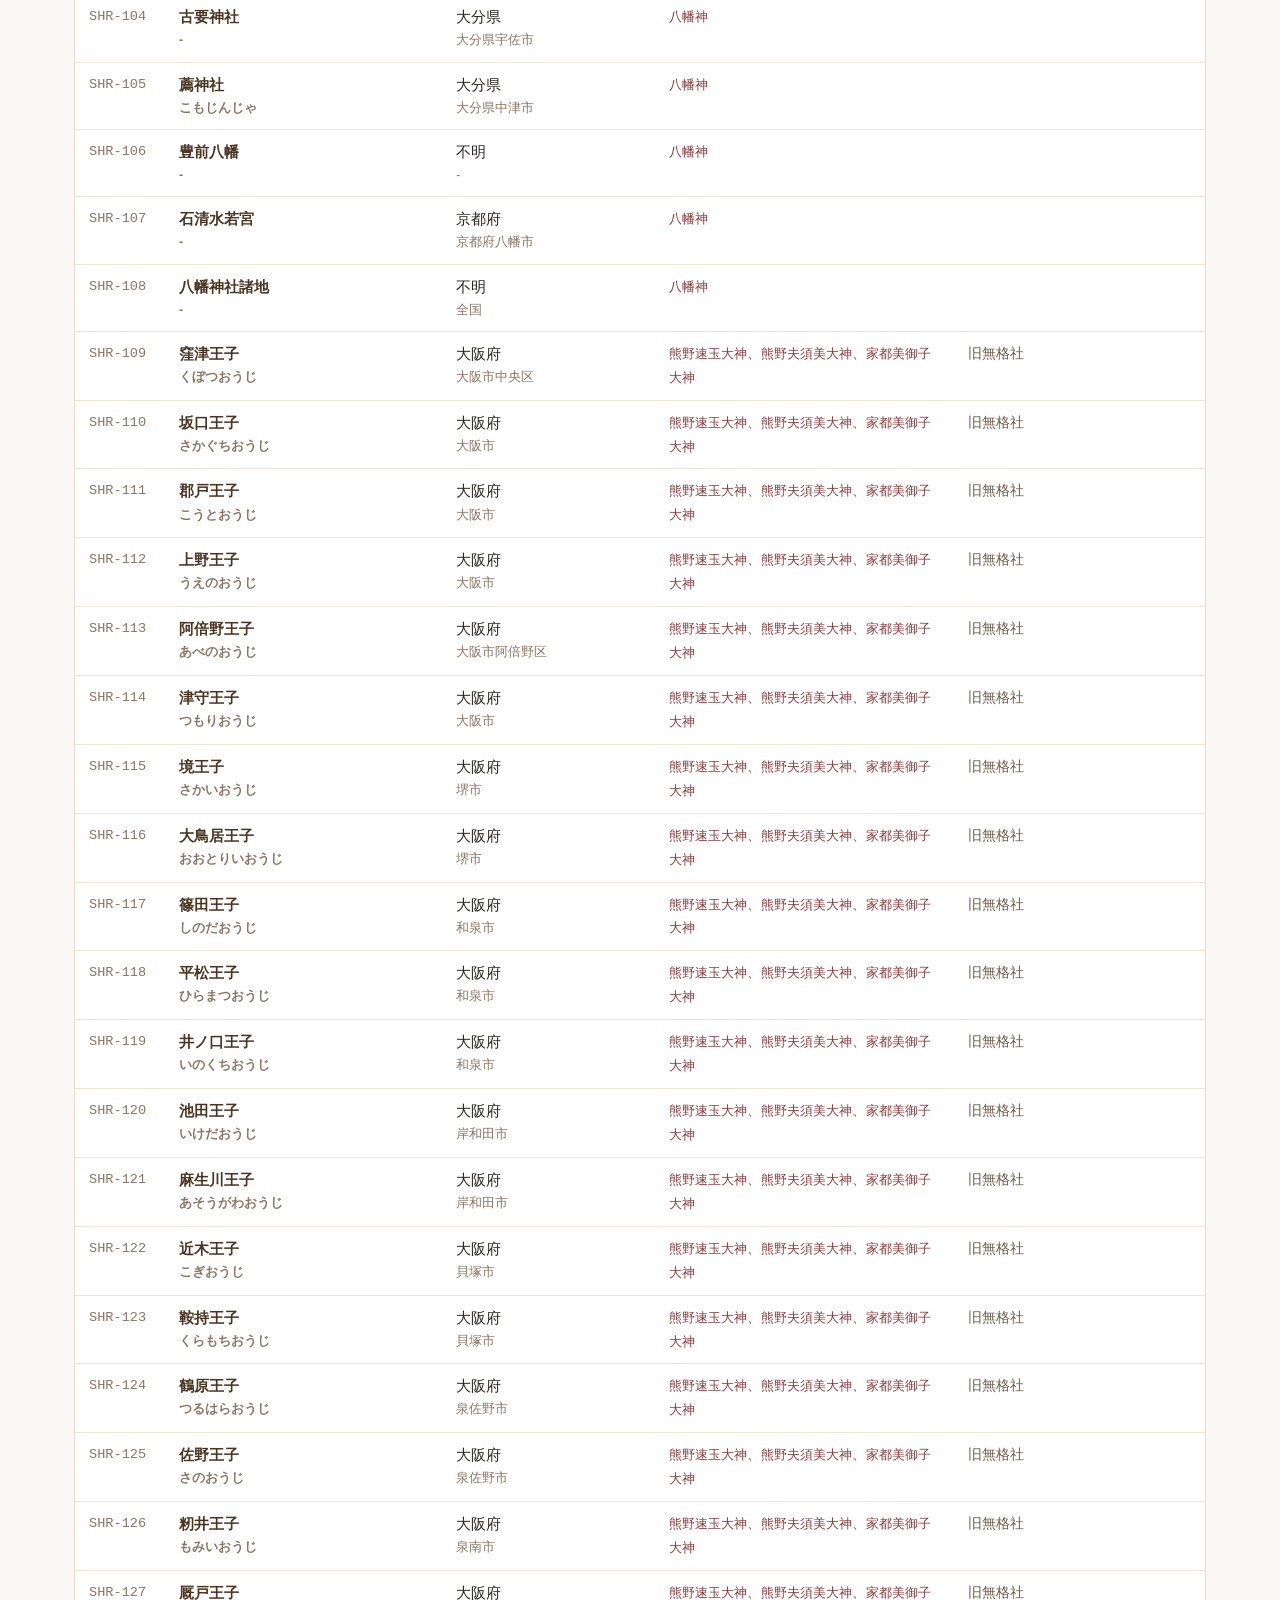
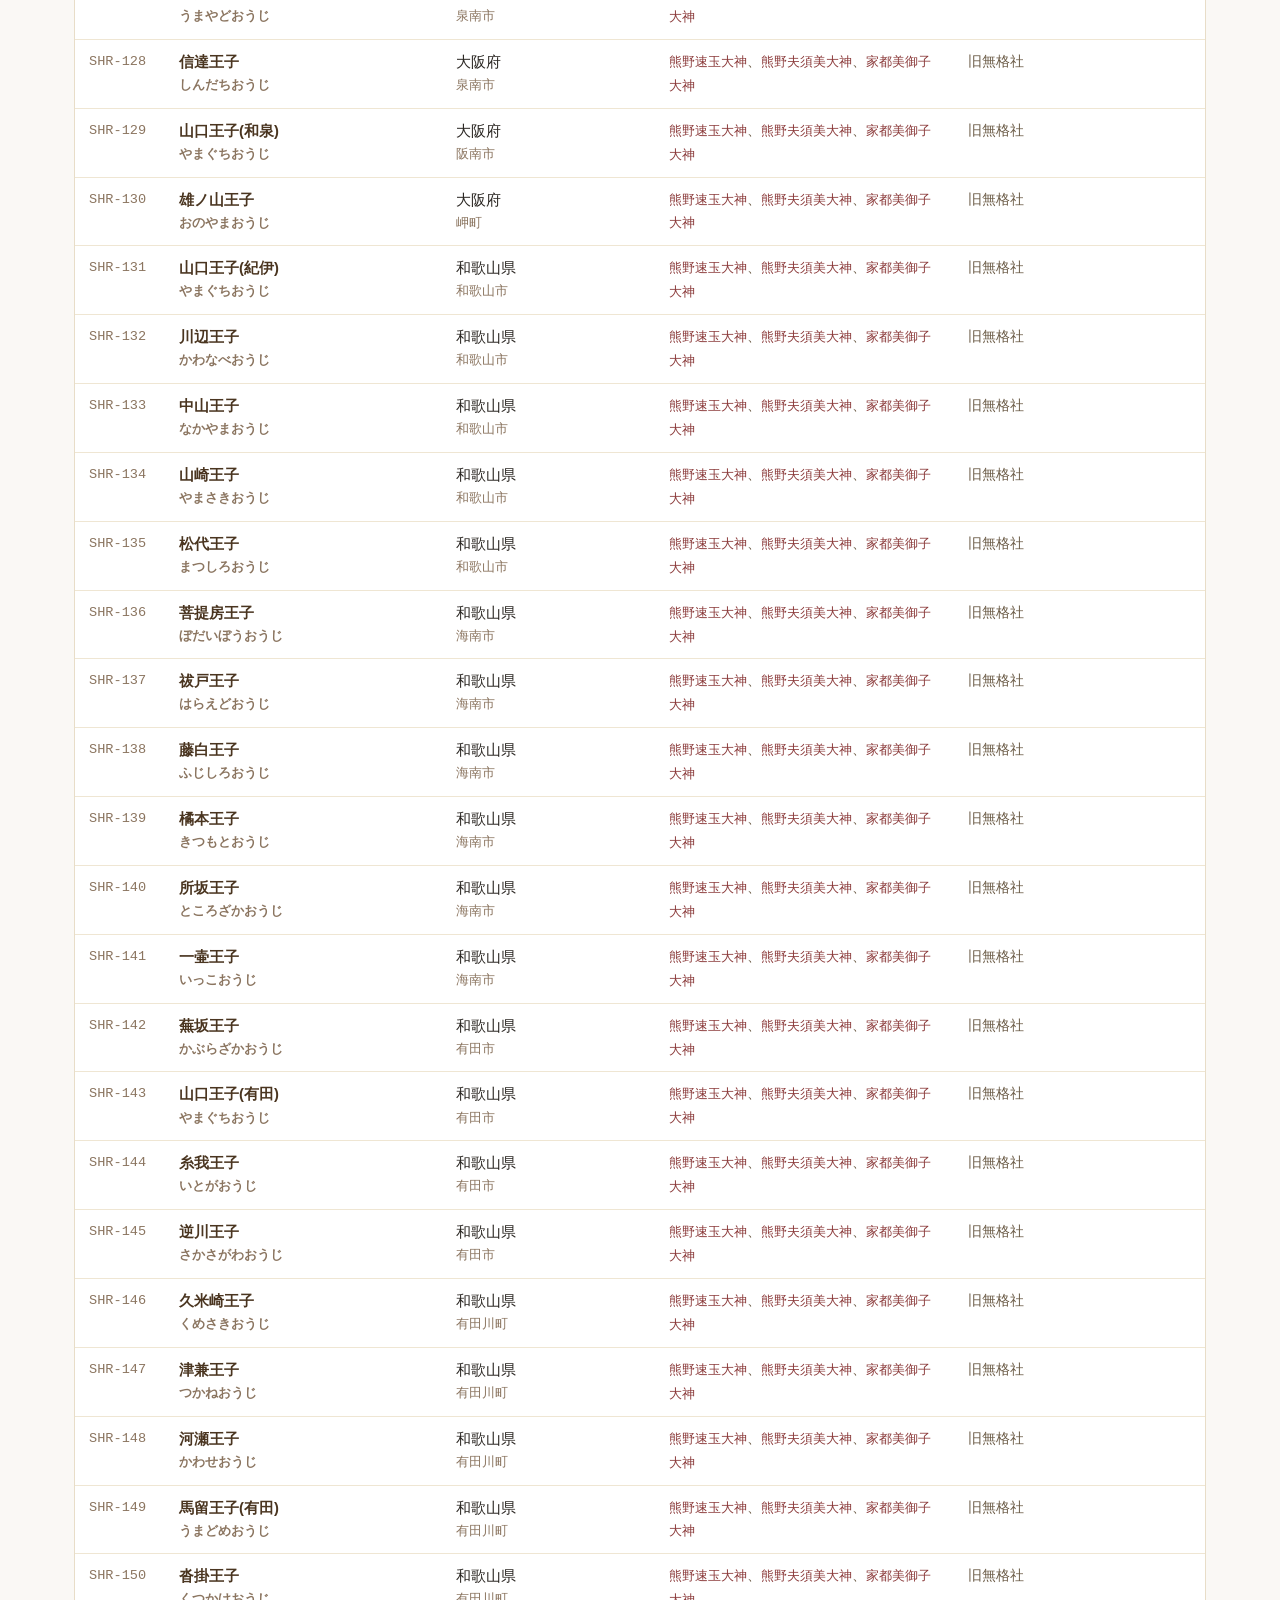
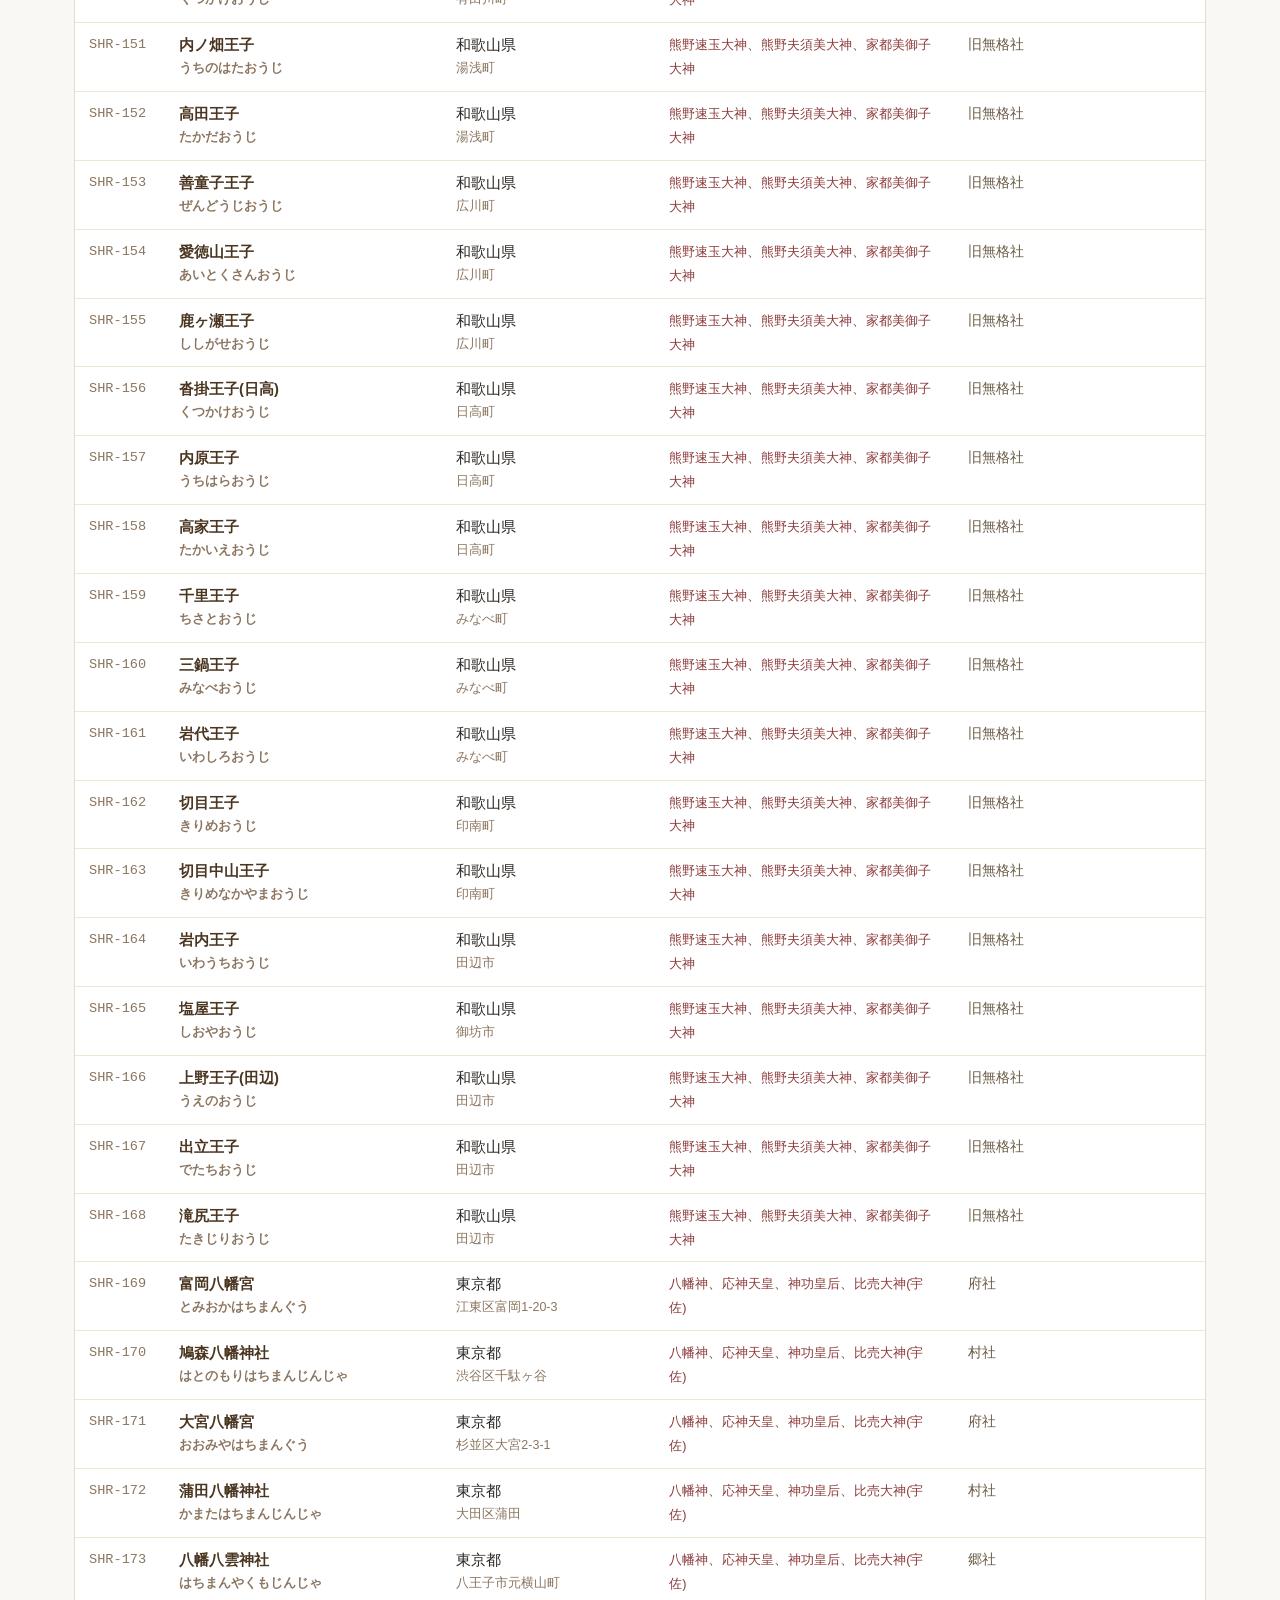
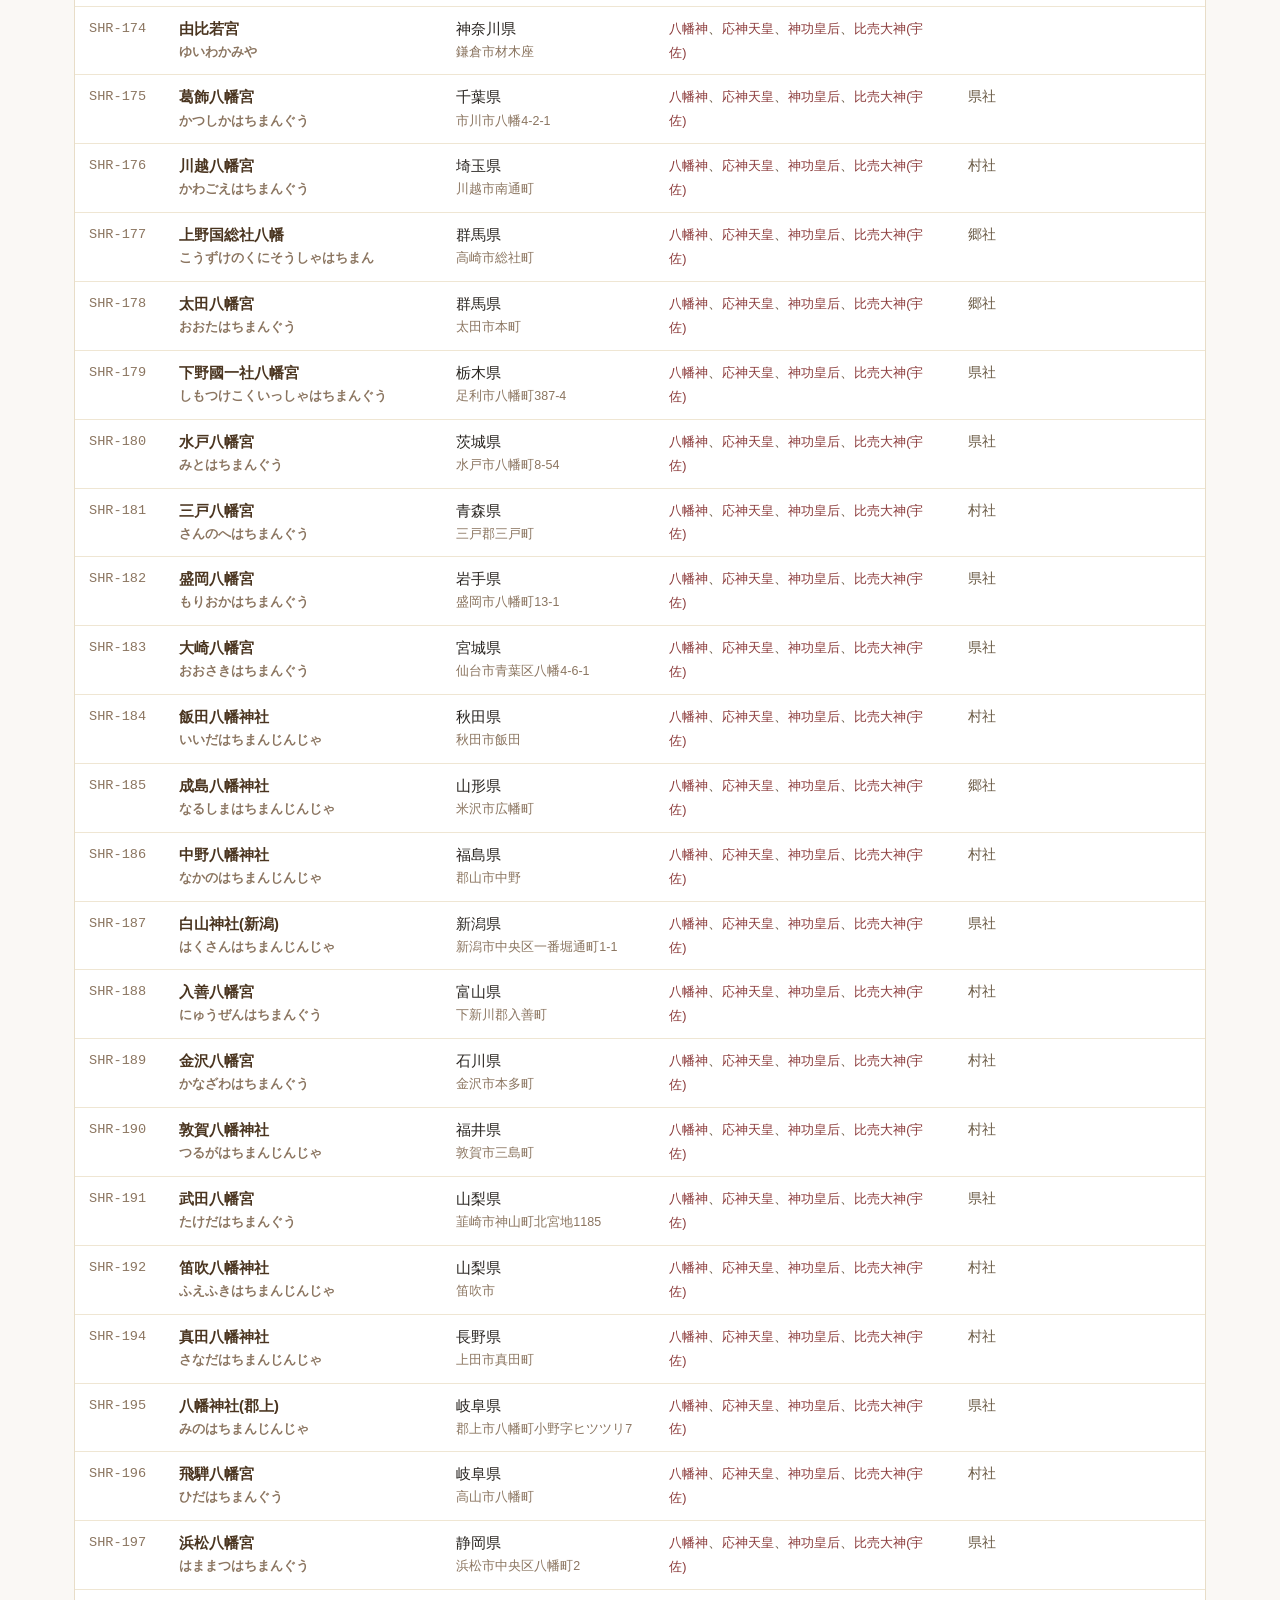
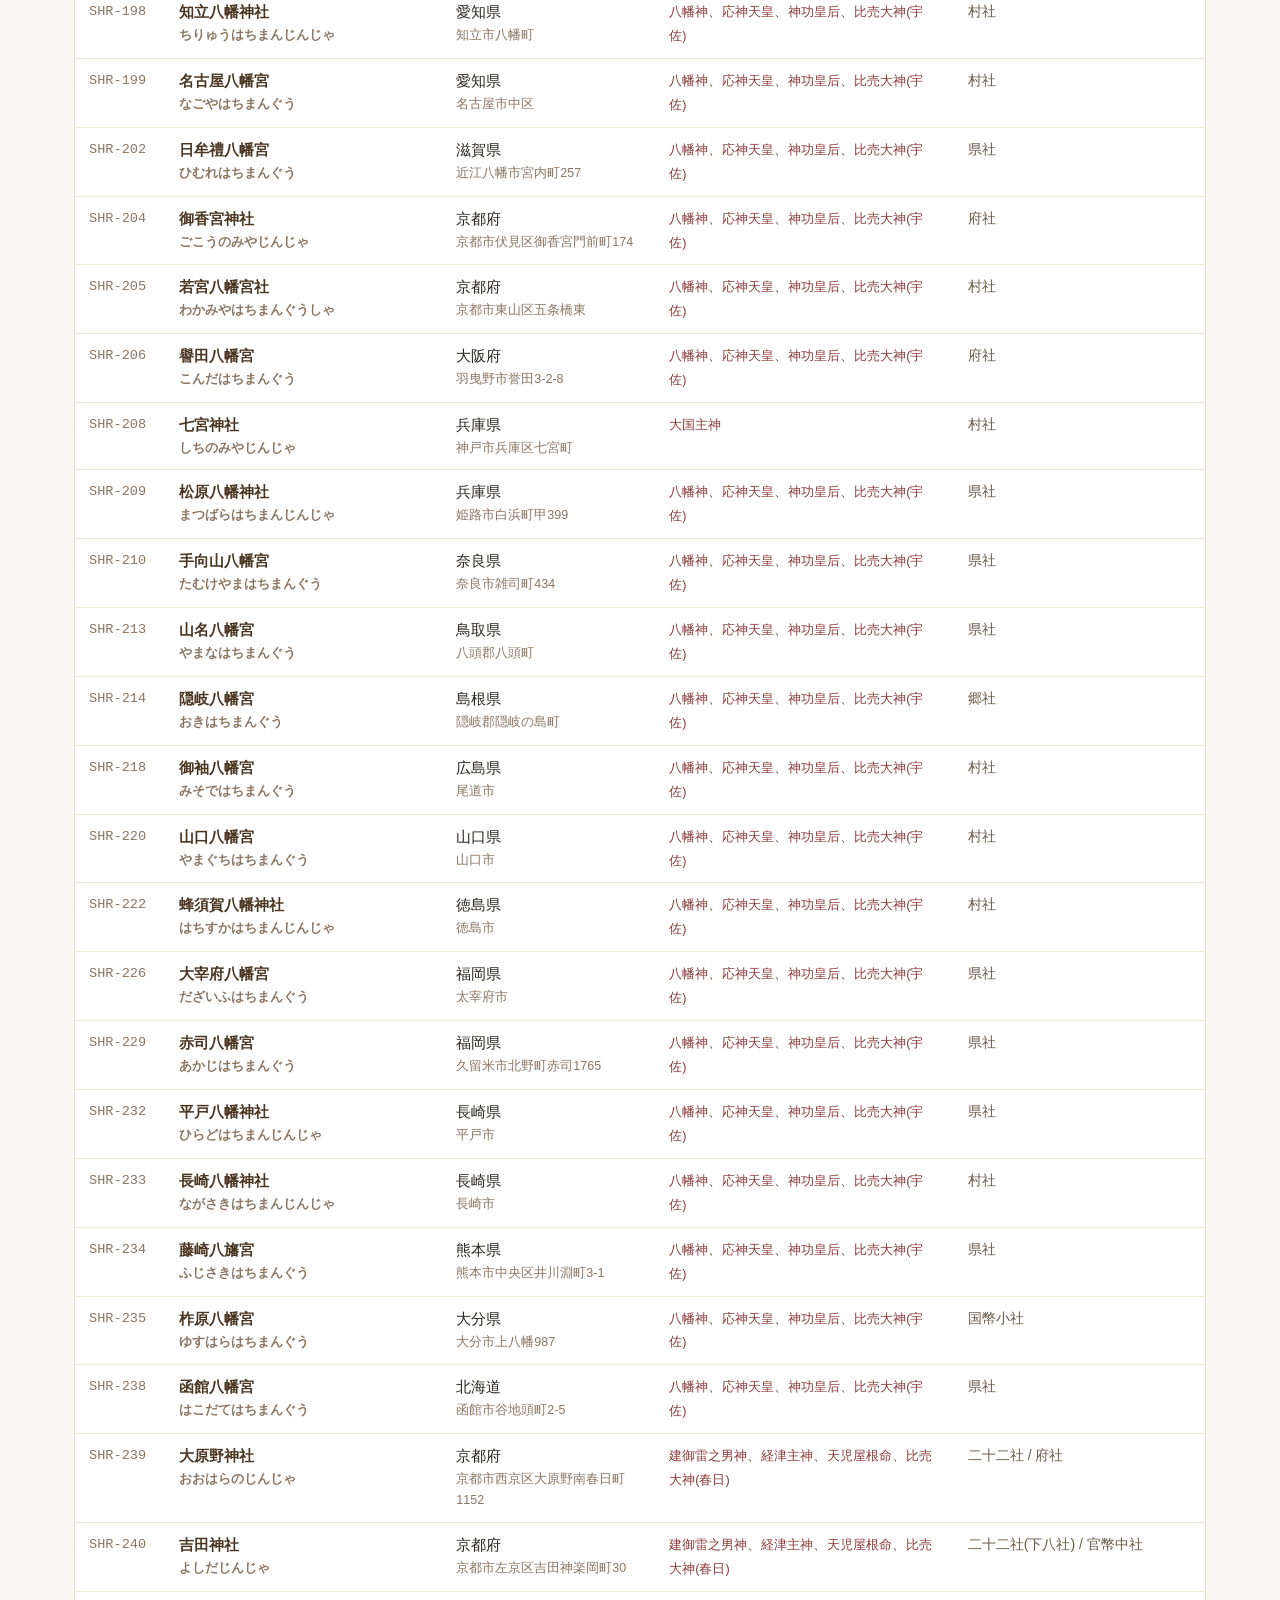
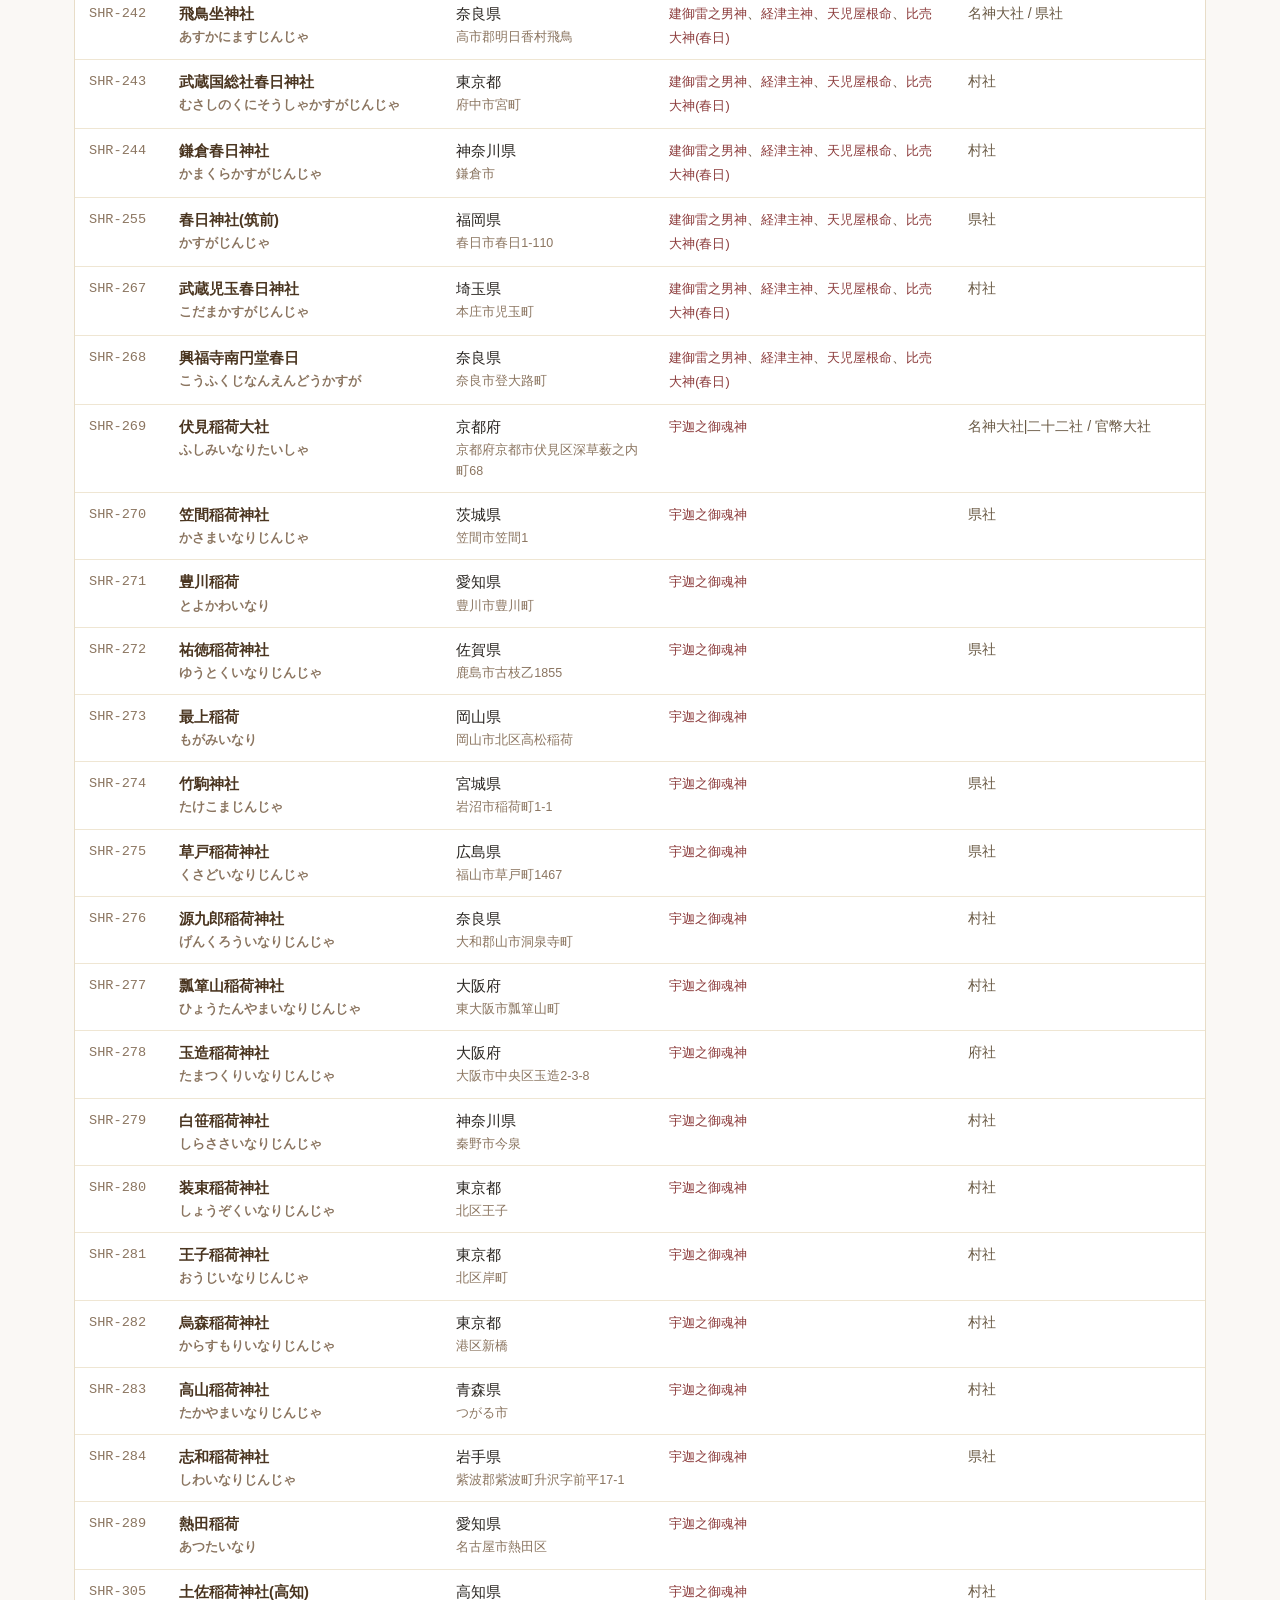
<file: web/pages/shrines.html>
<!DOCTYPE html>
<html lang="ja">
<head>
<meta charset="UTF-8">
<meta name="viewport" content="width=device-width, initial-scale=1.0">
<meta name="description" content="全国の神社・寺院・祭祀地の一覧。都道府県・社格・キーワードで絞り込み検索。">
<title>神社一覧 | 神話 OS</title>
<link rel="stylesheet" href="../css/main.css">
<link rel="icon" type="image/svg+xml" href="../images/favicon.svg">
</head>
<body>

<header class="site-header">
  <div class="container header-inner">
    <a class="brand" href="../index.html">
      <img src="../images/logo.svg" alt="" width="40" height="40">
      <span class="brand-name">神話 OS</span>
      <span class="brand-tag">日本神話・神道史データベース</span>
    </a>
    <nav class="main-nav">
      <a href="../index.html">ホーム</a>
      <a href="shrines.html" class="active">神社</a>
      <a href="deities.html">神格</a>
      <a href="clans.html">氏族</a>
      <a href="genealogy.html">皇統系譜</a>
      <a href="relations.html">関係探索</a>
      <a href="atlas.html">Atlas</a>
      <a href="temporal.html">Temporal</a>
      <a href="about.html">本基盤について</a>
    </nav>
  </div>
</header>

<main class="list-page">
  <details class="epistemic-disclaimer compact">
    <summary>本サイトは編纂者解釈を含む学術整理であり、公式見解ではありません</summary>
    <div class="disclaimer-body">
      <p>本データベースは curated relational interpretation を含み、公式見解・学術 consensus・神社認定ではありません。各エントリは <strong>仮説強度 (L0-L5) / 史実性 (A-E) / 実在性 / 推論性質</strong> の 4 軸で評価。詳細: <a href="about.html">本基盤について</a></p>
    </div>
  </details>
  <div class="container">
    <h1 class="section-title">神社一覧</h1>
    <p class="section-lead" id="listIntro">読み込み中…</p>

    <div class="list-controls">
      <input type="search" id="searchInput" placeholder="名前・読み・別名・所在地で検索…">
      <select id="prefFilter"><option value="">すべての都道府県</option></select>
      <select id="rankFilter"><option value="">すべての社格</option></select>
      <span class="list-stats" id="listStats">—</span>
    </div>

    <div id="loading" class="loading">データを読み込んでいます</div>

    <div class="table-wrap" id="shrineTableWrap" hidden>
      <table class="list-table" id="shrineTable">
        <thead>
          <tr>
            <th class="col-id">ID</th>
            <th>名称 / 読み</th>
            <th>所在地</th>
            <th class="col-meta">主祭神</th>
            <th class="col-meta">社格</th>
          </tr>
        </thead>
        <tbody></tbody>
      </table>
    </div>
    <p id="empty" class="empty" hidden>該当する神社が見つかりませんでした。</p>
  </div>
</main>

<footer class="site-footer">
  <div class="container">
    <p>© 神話 OS / Civilization OS Database</p>
  </div>
</footer>

<script src="../js/tsv_parser.js?v=20260706"></script>
<script src="../js/era.js?v=20260706"></script>
<script src="../js/data_loader.js?v=20260706"></script>
<script src="../js/shrines.js?v=20260706"></script>
</body>
</html>
</file>
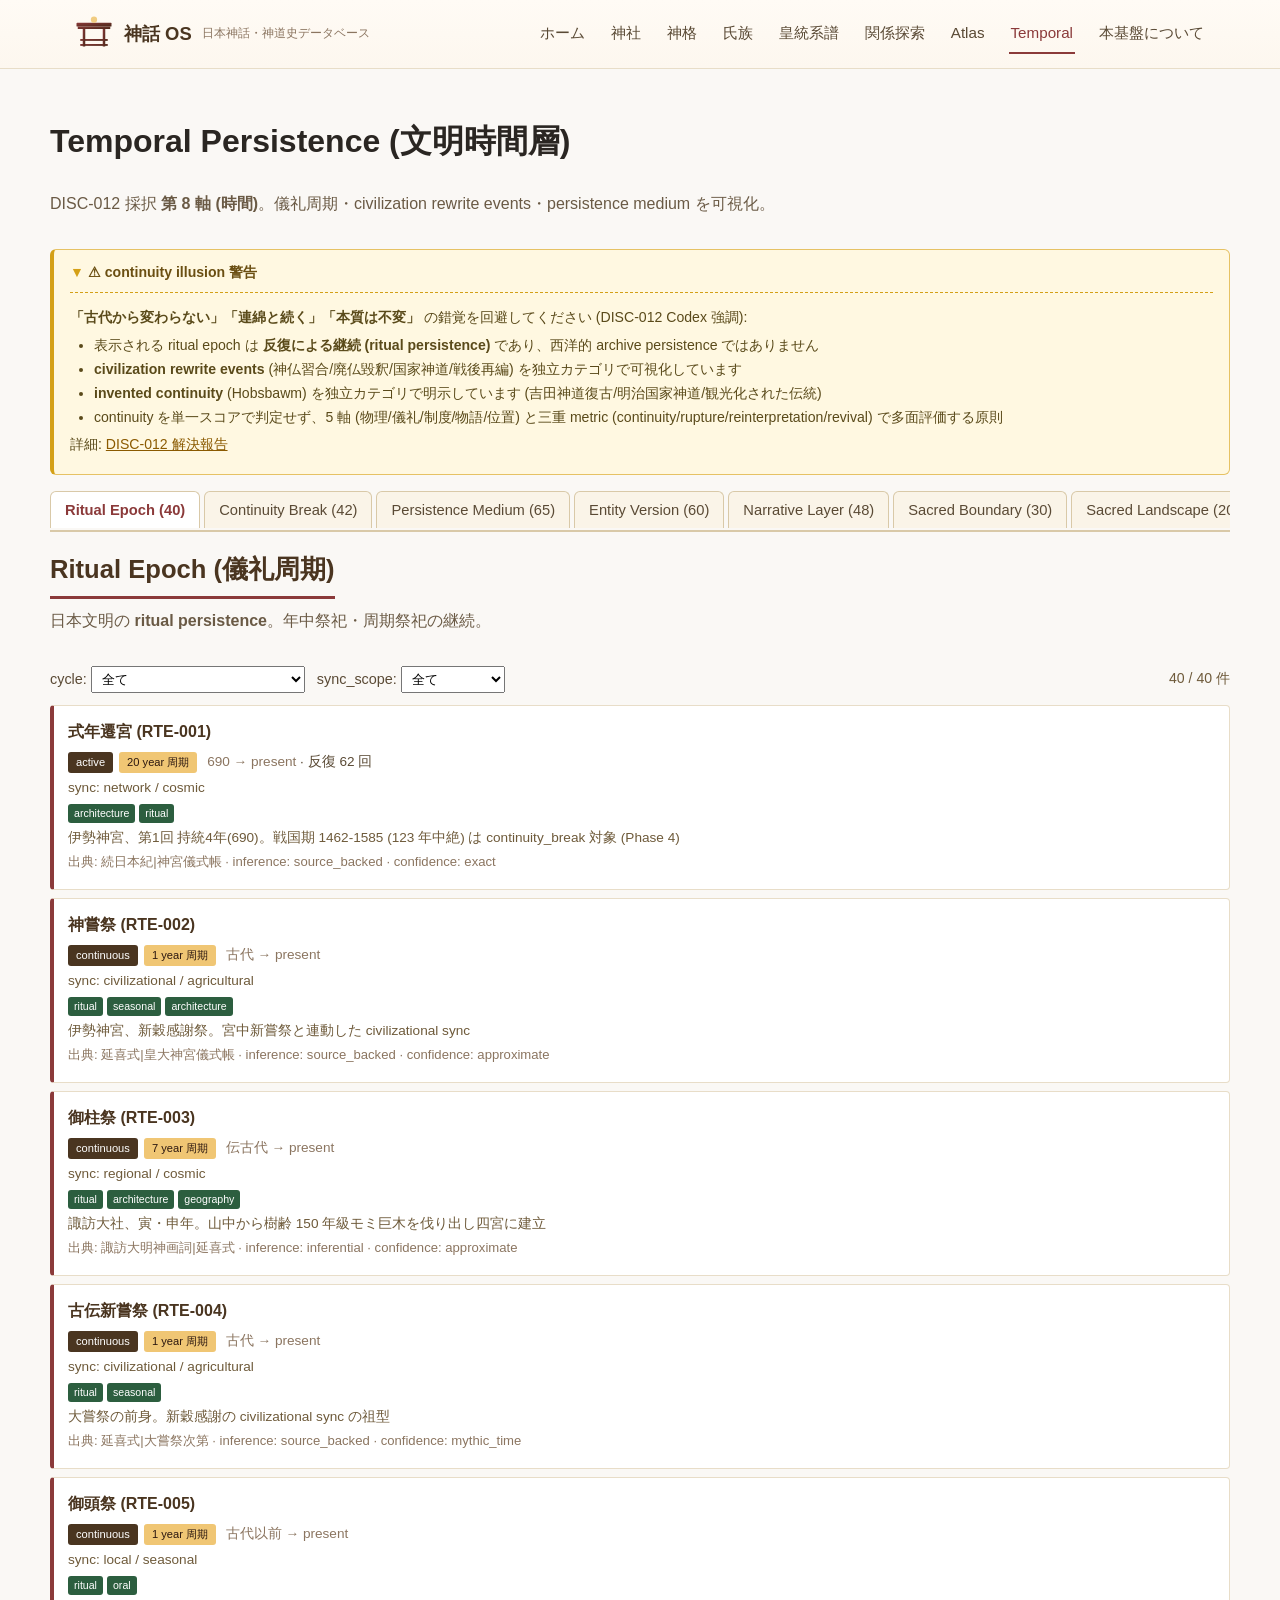
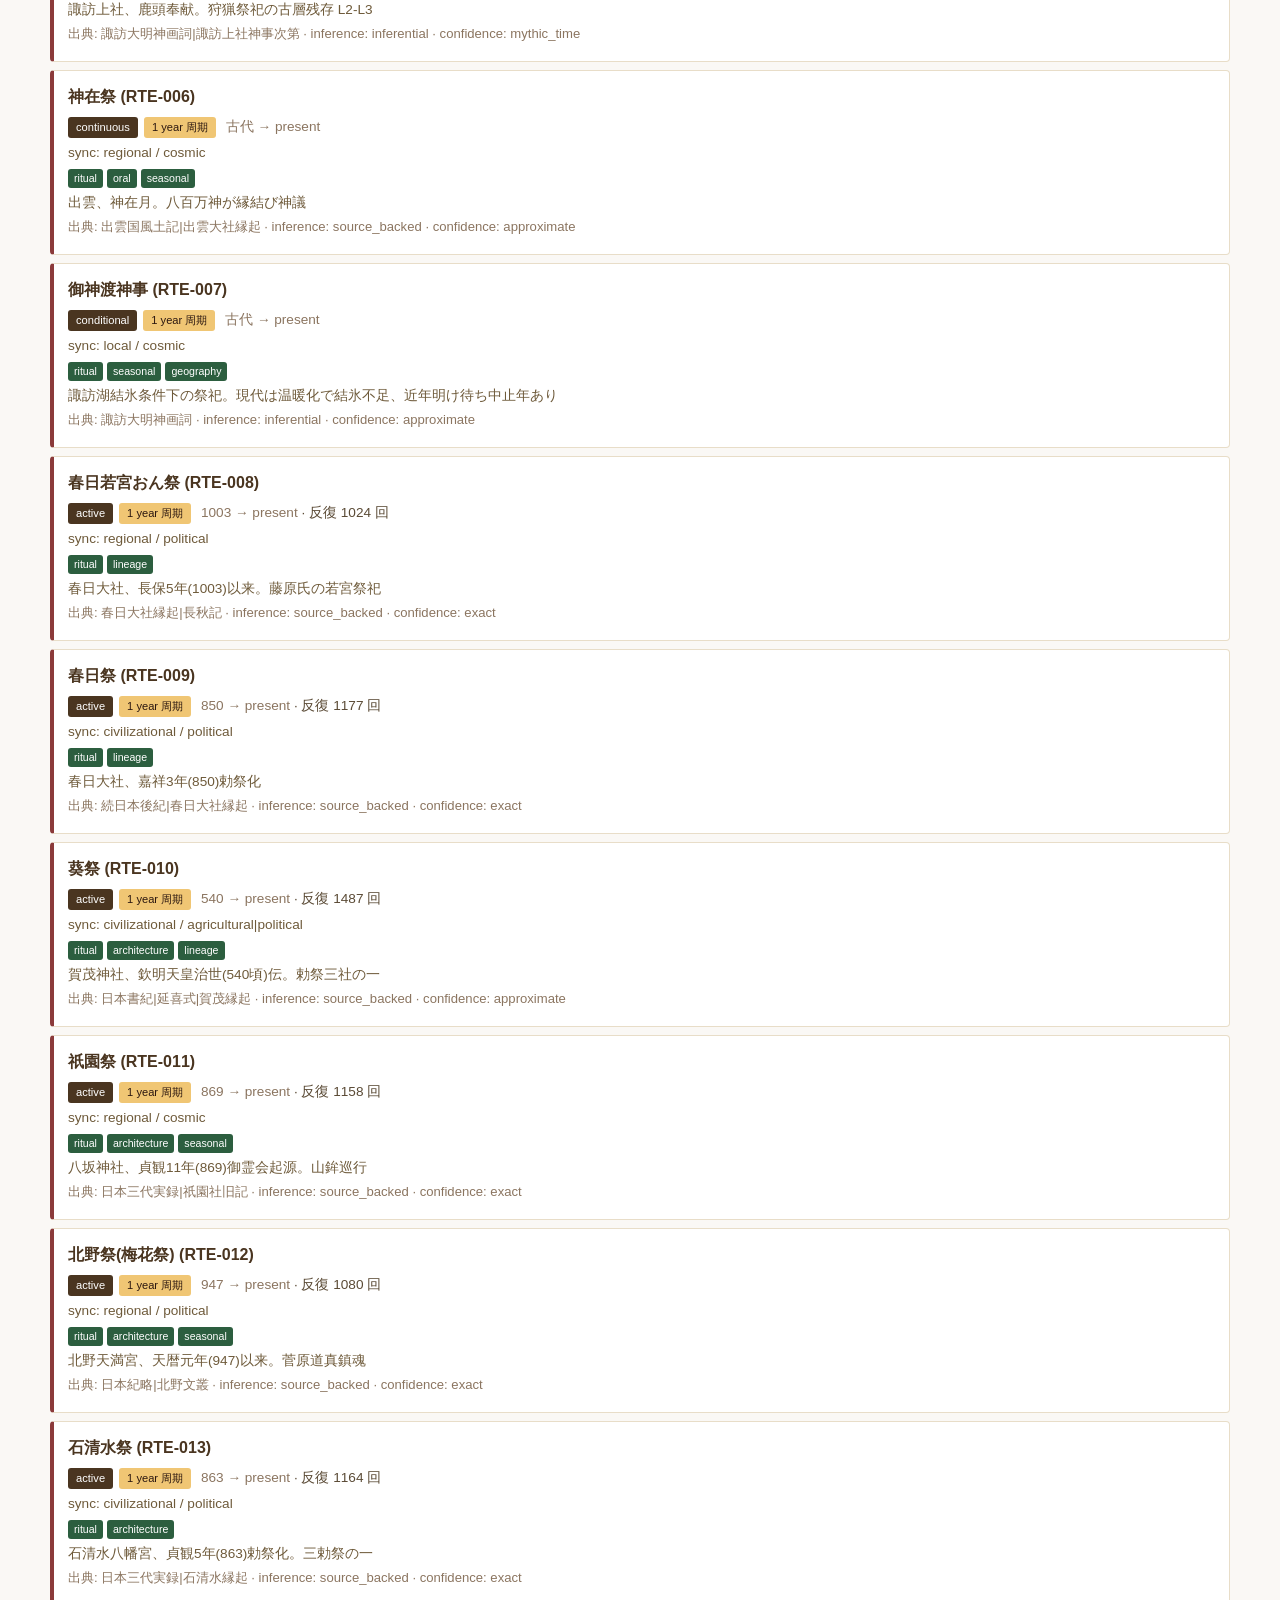
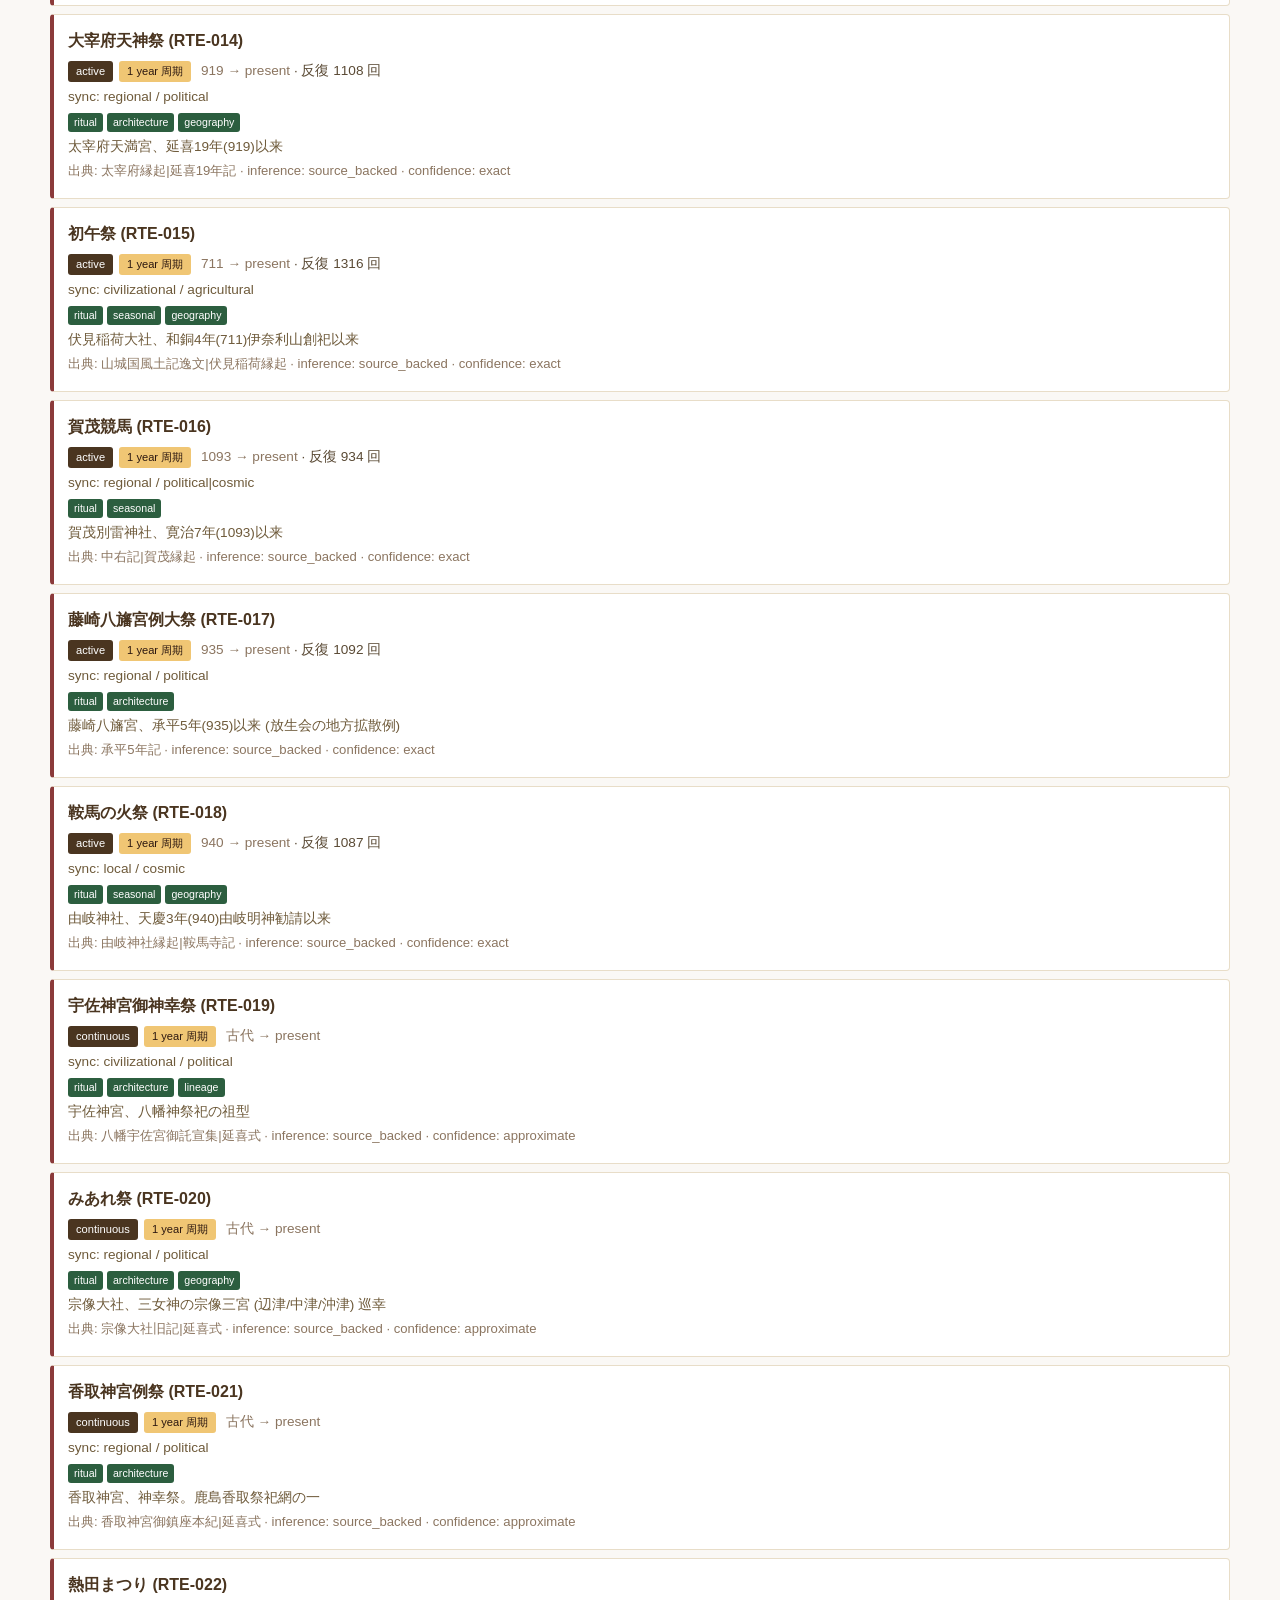
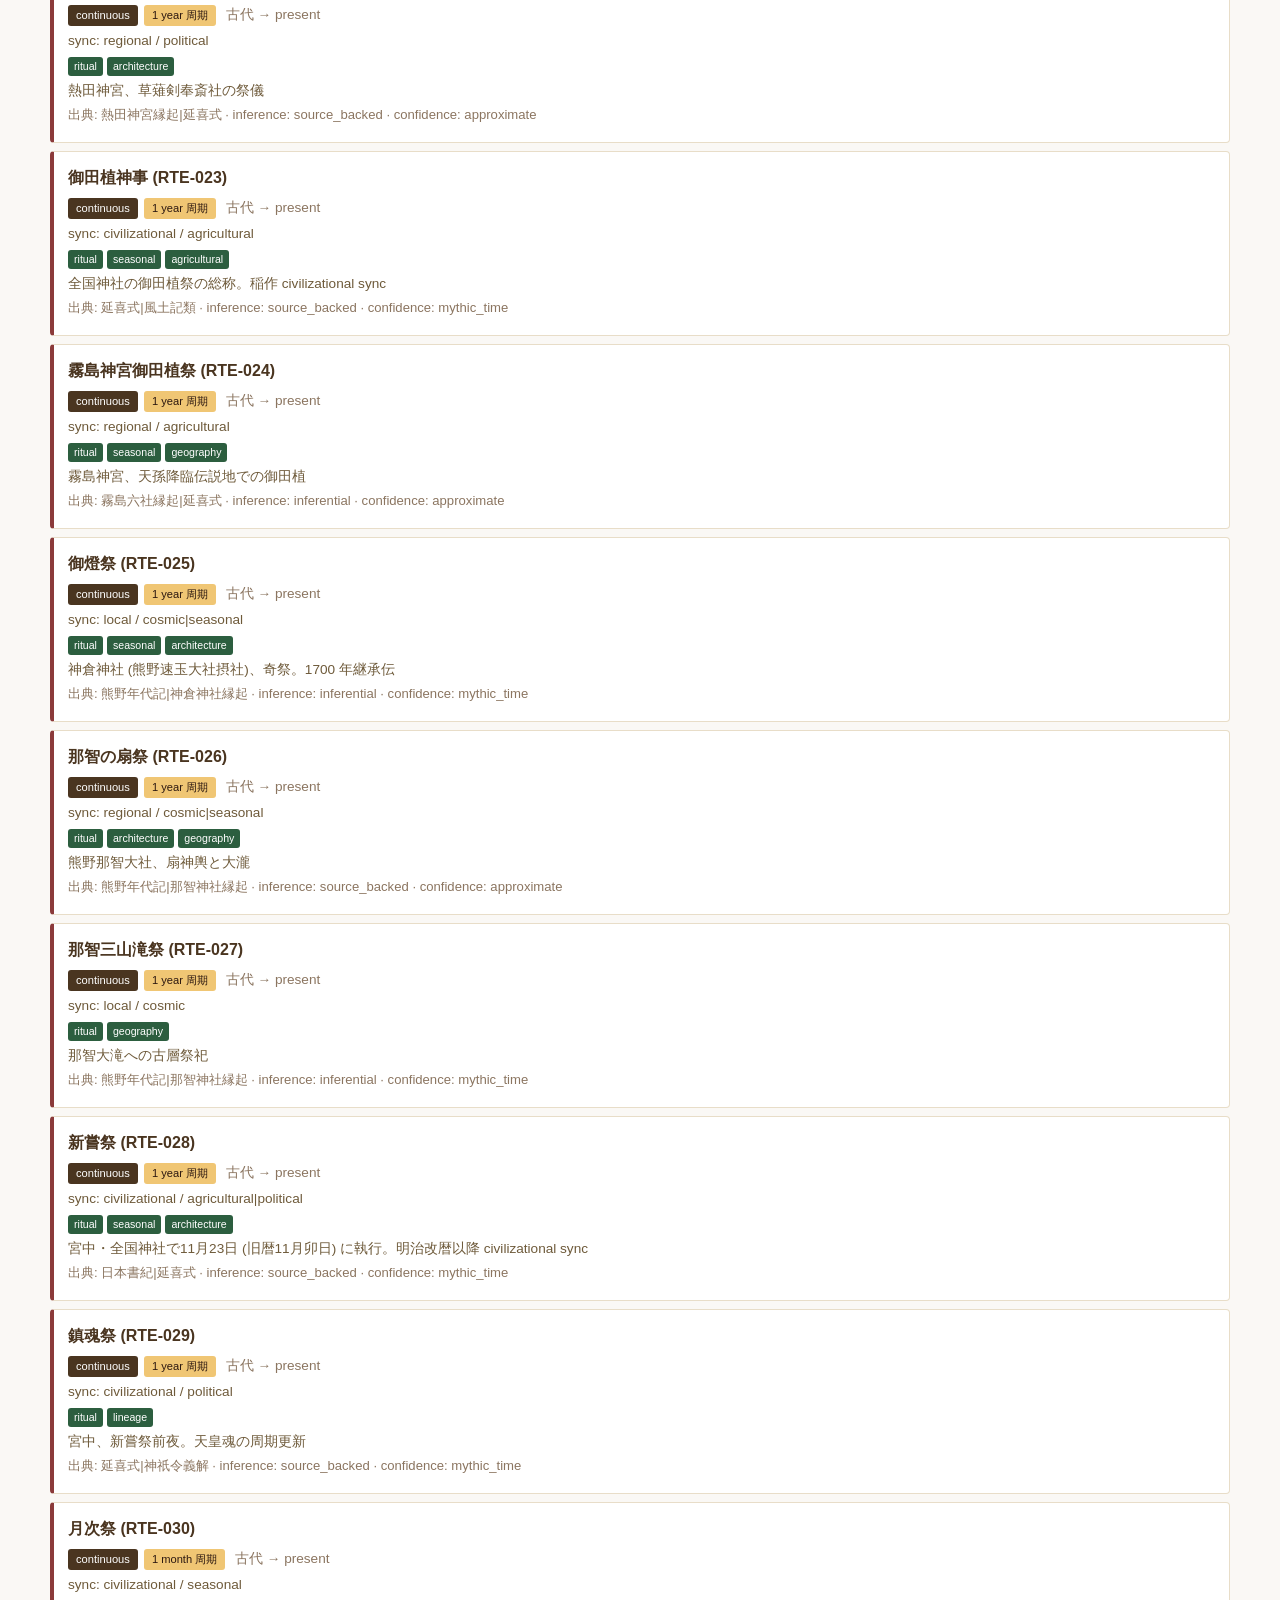
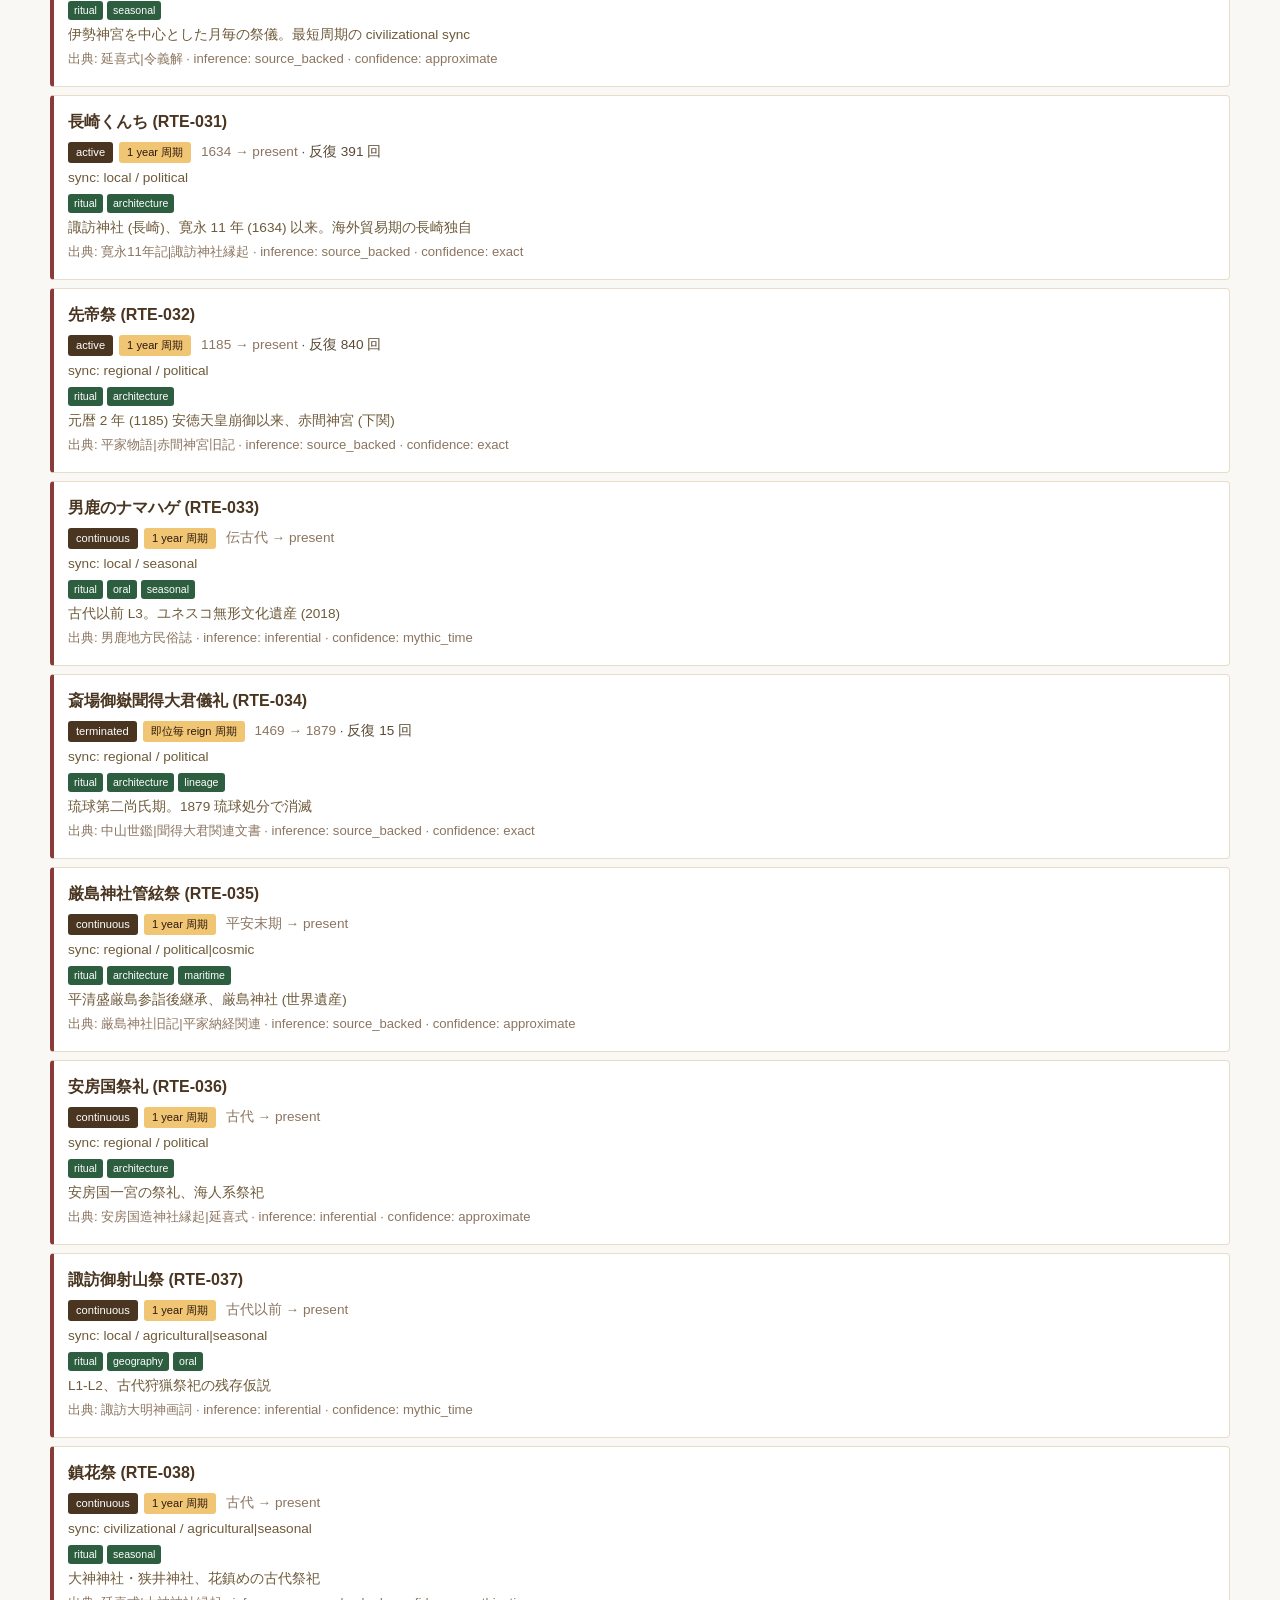
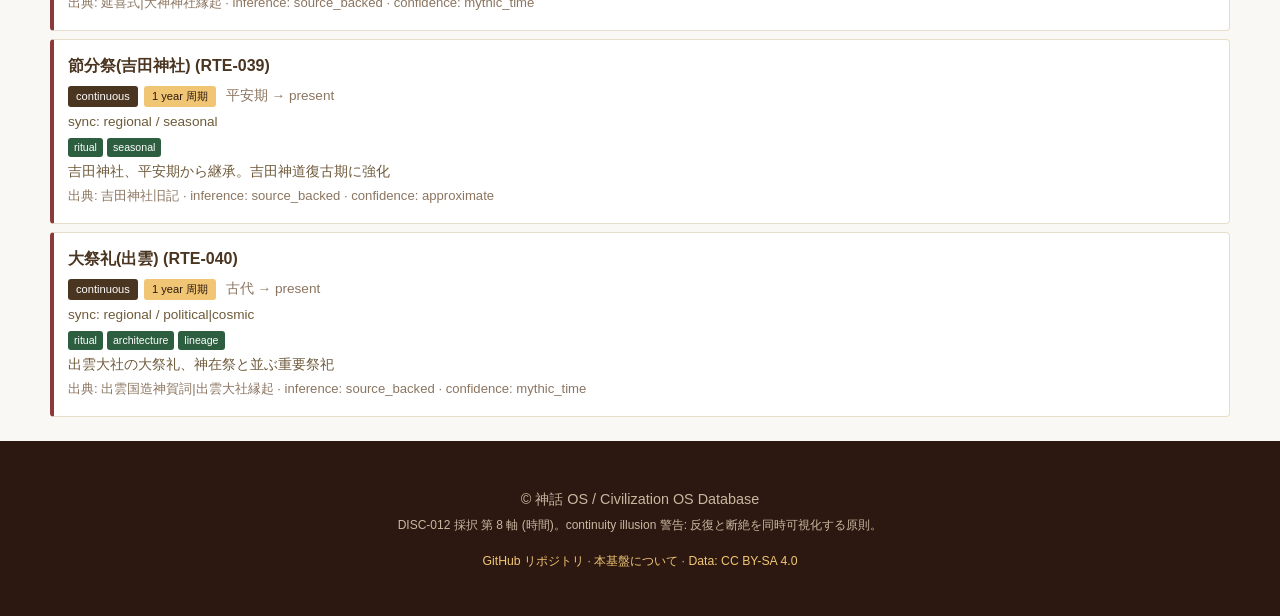
<file: web/pages/temporal.html>
<!DOCTYPE html>
<html lang="ja">
<head>
<meta charset="UTF-8">
<meta name="viewport" content="width=device-width, initial-scale=1.0">
<title>Temporal Persistence — 日本神話・神道史データベース</title>
<meta name="description" content="文明時間層 (DISC-012 採択 第 8 軸)。儀礼周期・断絶・継続媒体を可視化。">
<link rel="stylesheet" href="../css/main.css">
<link rel="icon" type="image/svg+xml" href="../images/favicon.svg">
<style>
  .temporal-tabs {
    display: flex; gap: 4px; border-bottom: 2px solid #d9c9a8; margin: 16px 0;
    overflow-x: auto;
    -webkit-overflow-scrolling: touch;
    scrollbar-width: thin;
    flex-wrap: nowrap;
    padding-bottom: 2px;
  }
  .temporal-tabs::-webkit-scrollbar { height: 6px; }
  .temporal-tabs::-webkit-scrollbar-thumb { background: #d9c9a8; border-radius: 3px; }
  .temporal-tab {
    padding: 10px 14px; cursor: pointer; background: #faf4e8;
    border: 1px solid #d9c9a8; border-bottom: none; border-radius: 6px 6px 0 0;
    font-size: 0.92em; color: #5a4a35;
    font-family: inherit; /* <button> の UA デフォルトを打ち消す */
    white-space: nowrap;
    flex: 0 0 auto;
  }
  .temporal-tab.active { background: #fff; font-weight: 600; color: #8b3a3a; }
  .temporal-section { display: none; }
  .temporal-section.active { display: block; }
  .temporal-stats {
    background: #fffaf0; border: 1px solid #d9c9a8; border-radius: 6px;
    padding: 12px 16px; margin: 12px 0; font-size: 0.88em;
  }
  .temporal-stats strong { color: #8b3a3a; }
  .timeline-list {
    display: grid; gap: 8px;
    grid-template-columns: 1fr;
  }
  .timeline-item {
    background: #fff; border: 1px solid #e8ddc8;
    border-left: 4px solid #8b3a3a;
    padding: 12px 14px; border-radius: 4px;
    word-wrap: break-word;
    overflow-wrap: anywhere;
  }
  .timeline-item.rewrite { border-left-color: #c44; background: #fff5f5; }
  .timeline-item.invented { border-left-color: #a070a0; background: #f9f0f9; }
  .timeline-item h3 { margin: 0 0 6px; font-size: 1em; color: #4a3520; word-break: break-word; }
  .timeline-item .ti-meta { font-size: 0.85em; color: #6e5a3a; margin-bottom: 4px; line-height: 1.55; }
  .timeline-item .ti-period {
    display: inline-block; padding: 2px 8px; background: #4a3520; color: #fff;
    border-radius: 3px; font-size: 0.82em; margin-right: 6px;
  }
  .timeline-item .ti-cycle {
    display: inline-block; padding: 2px 8px; background: #f0c674; color: #2c1810;
    border-radius: 3px; font-size: 0.82em; margin-right: 6px;
  }
  .badge-rewrite { background: #c44; color: #fff; padding: 2px 6px; border-radius: 3px; font-size: 0.78em; }
  .badge-invented { background: #a070a0; color: #fff; padding: 2px 6px; border-radius: 3px; font-size: 0.78em; }
  .badge-medium { background: #d4a017; color: #fff; padding: 1px 6px; border-radius: 3px; font-size: 0.78em; margin-right: 4px; display: inline-block; }
  .medium-strong { background: #2c5e3f; }
  .medium-medium { background: #d4a017; }
  .medium-terminated { background: #888; }
  .filter-row {
    display: flex; gap: 12px; margin: 12px 0; flex-wrap: wrap; align-items: center;
  }
  .filter-row label { font-size: 0.9em; color: #5a4a35; display: flex; gap: 4px; align-items: center; flex-wrap: wrap; }
  .filter-row select, .filter-row input { font-size: 0.9em; padding: 4px 6px; max-width: 100%; }

  /* レスポンシブ: モバイル時の調整 */
  @media (max-width: 768px) {
    .temporal-tab {
      padding: 8px 10px;
      font-size: 0.85em;
    }
    .filter-row {
      gap: 8px;
    }
    .filter-row label {
      width: 100%;
      justify-content: space-between;
    }
    .filter-row select {
      flex: 1;
      min-width: 0;
    }
    #epochStats, #breakStats, #mediumStats, #versionStats, #narrativeStats,
    #boundaryStats, #landscapeStats, #spaceStats, #spatialStats {
      width: 100%;
      margin-left: 0 !important;
      text-align: right;
    }
    .timeline-item {
      padding: 10px 12px;
    }
    .timeline-item h3 { font-size: 0.95em; }
    .timeline-item .ti-meta { font-size: 0.82em; }
    .badge-medium, .badge-rewrite, .badge-invented {
      font-size: 0.72em;
      padding: 1px 5px;
      margin-bottom: 2px;
    }
  }
  @media (max-width: 480px) {
    .temporal-tab {
      padding: 7px 8px;
      font-size: 0.8em;
    }
  }
</style>
</head>
<body>

<header class="site-header">
  <div class="container header-inner">
    <a class="brand" href="../index.html">
      <img src="../images/logo.svg" alt="" width="40" height="40">
      <span class="brand-name">神話 OS</span>
      <span class="brand-tag">日本神話・神道史データベース</span>
    </a>
    <nav class="main-nav">
      <a href="../index.html">ホーム</a>
      <a href="shrines.html">神社</a>
      <a href="deities.html">神格</a>
      <a href="clans.html">氏族</a>
      <a href="genealogy.html">皇統系譜</a>
      <a href="relations.html">関係探索</a>
      <a href="atlas.html">Atlas</a>
      <a href="temporal.html" class="active">Temporal</a>
      <a href="about.html">本基盤について</a>
    </nav>
  </div>
</header>

<main class="container" style="padding: 24px 0;">
  <h1>Temporal Persistence (文明時間層)</h1>
  <p class="section-lead">
    DISC-012 採択 <strong>第 8 軸 (時間)</strong>。儀礼周期・civilization rewrite events・persistence medium を可視化。
  </p>

  <!-- continuity illusion 警告 (DISC-012 Codex 強調) -->
  <details class="epistemic-disclaimer" open>
    <summary>⚠ continuity illusion 警告</summary>
    <div class="disclaimer-body">
      <p><strong>「古代から変わらない」「連綿と続く」「本質は不変」</strong> の錯覚を回避してください (DISC-012 Codex 強調):</p>
      <ul>
        <li>表示される ritual epoch は <strong>反復による継続 (ritual persistence)</strong> であり、西洋的 archive persistence ではありません</li>
        <li><strong>civilization rewrite events</strong> (神仏習合/廃仏毀釈/国家神道/戦後再編) を独立カテゴリで可視化しています</li>
        <li><strong>invented continuity</strong> (Hobsbawm) を独立カテゴリで明示しています (吉田神道復古/明治国家神道/観光化された伝統)</li>
        <li>continuity を単一スコアで判定せず、5 軸 (物理/儀礼/制度/物語/位置) と三重 metric (continuity/rupture/reinterpretation/revival) で多面評価する原則</li>
      </ul>
      <p>詳細: <a href="../../docs/discussions/DISC-012_resolution.md">DISC-012 解決報告</a></p>
    </div>
  </details>

  <div class="temporal-tabs">
    <button type="button" class="temporal-tab active" data-tab="epoch">Ritual Epoch (40)</button>
    <button type="button" class="temporal-tab" data-tab="break">Continuity Break (42)</button>
    <button type="button" class="temporal-tab" data-tab="medium">Persistence Medium (65)</button>
    <button type="button" class="temporal-tab" data-tab="version">Entity Version (60)</button>
    <button type="button" class="temporal-tab" data-tab="narrative">Narrative Layer (48)</button>
    <button type="button" class="temporal-tab" data-tab="boundary">Sacred Boundary (30)</button>
    <button type="button" class="temporal-tab" data-tab="landscape">Sacred Landscape (20)</button>
    <button type="button" class="temporal-tab" data-tab="space">Ritual Space (15)</button>
    <button type="button" class="temporal-tab" data-tab="spatial">Spatial Interp (30)</button>
  </div>

  <!-- Ritual Epoch -->
  <section class="temporal-section active" id="section-epoch">
    <h2 class="section-title">Ritual Epoch (儀礼周期)</h2>
    <p class="section-lead">日本文明の <strong>ritual persistence</strong>。年中祭祀・周期祭祀の継続。</p>
    <div class="filter-row">
      <label>cycle:
        <select id="cycleFilter">
          <option value="">全て</option>
          <option value="1">1 年 (年中祭祀)</option>
          <option value="7">7 年 (御柱祭)</option>
          <option value="20">20 年 (式年遷宮)</option>
          <option value="-">非数値 (continuous/conditional)</option>
        </select>
      </label>
      <label>sync_scope:
        <select id="scopeFilter">
          <option value="">全て</option>
          <option value="civilizational">civilizational</option>
          <option value="network">network</option>
          <option value="regional">regional</option>
          <option value="local">local</option>
        </select>
      </label>
      <span id="epochStats" style="margin-left: auto; color: #6e5a3a; font-size: 0.88em;"></span>
    </div>
    <div id="epochList" class="timeline-list">読み込み中…</div>
  </section>

  <!-- Continuity Break -->
  <section class="temporal-section" id="section-break">
    <h2 class="section-title">Continuity Break (断絶)</h2>
    <p class="section-lead"><strong>civilization rewrite events</strong> と個別断絶を可視化。invented continuity を独立カテゴリで強調。</p>
    <div class="filter-row">
      <label>カテゴリ:
        <select id="breakCategoryFilter">
          <option value="">全て</option>
          <option value="rewrite">civilization rewrite のみ (赤)</option>
          <option value="invented">invented continuity のみ (紫)</option>
          <option value="individual">個別断絶のみ</option>
        </select>
      </label>
      <span id="breakStats" style="margin-left: auto; color: #6e5a3a; font-size: 0.88em;"></span>
    </div>
    <div id="breakList" class="timeline-list">読み込み中…</div>
  </section>

  <!-- Persistence Medium -->
  <section class="temporal-section" id="section-medium">
    <h2 class="section-title">Persistence Medium (継続媒体)</h2>
    <p class="section-lead">8 種 medium による文明継続。各 entity がどの medium で persist しているかを記録。</p>
    <div class="filter-row">
      <label>medium:
        <select id="mediumFilter">
          <option value="">全て</option>
          <option value="ritual">ritual</option>
          <option value="text">text</option>
          <option value="architecture">architecture</option>
          <option value="lineage">lineage</option>
          <option value="pilgrimage">pilgrimage</option>
          <option value="oral">oral</option>
          <option value="geography">geography</option>
          <option value="seasonal">seasonal</option>
        </select>
      </label>
      <label>strength:
        <select id="strengthFilter">
          <option value="">全て</option>
          <option value="strong">strong</option>
          <option value="medium">medium</option>
          <option value="weak">weak</option>
          <option value="terminated">terminated</option>
        </select>
      </label>
      <span id="mediumStats" style="margin-left: auto; color: #6e5a3a; font-size: 0.88em;"></span>
    </div>
    <div id="mediumList" class="timeline-list">読み込み中…</div>
  </section>

  <!-- Entity Version (Phase 2 part) -->
  <section class="temporal-section" id="section-version">
    <h2 class="section-title">Entity Version (5 軸 continuity)</h2>
    <p class="section-lead">主要 10 hub shrine × 6 epoch = 60 件。<strong>物理 / 儀礼 / 制度 / 物語 / 位置</strong> の 5 軸 continuity を独立評価 (単一スコア化禁忌、DISC-012 採択原則 3)。</p>
    <div class="filter-row">
      <label>entity:
        <select id="entityFilter">
          <option value="">全て</option>
          <option value="SHR-002">伊勢神宮 (SHR-002)</option>
          <option value="SHR-001">出雲大社 (SHR-001)</option>
          <option value="SHR-006">諏訪大社 (SHR-006)</option>
          <option value="SHR-005">熊野本宮大社 (SHR-005)</option>
          <option value="SHR-011">石上神宮 (SHR-011)</option>
          <option value="SHR-012">春日大社 (SHR-012)</option>
          <option value="SHR-013">賀茂別雷神社 (SHR-013)</option>
          <option value="SHR-014">賀茂御祖神社 (SHR-014)</option>
          <option value="SHR-015">住吉大社 (SHR-015)</option>
          <option value="SHR-016">宇佐神宮 (SHR-016)</option>
        </select>
      </label>
      <label>epoch:
        <select id="epochFilterVer">
          <option value="">全て</option>
          <option value="古代">古代</option>
          <option value="律令">律令期</option>
          <option value="平安">平安期</option>
          <option value="中世">中世</option>
          <option value="近世">近世</option>
          <option value="近代">近代</option>
          <option value="現代">現代</option>
        </select>
      </label>
      <span id="versionStats" style="margin-left: auto; color: #6e5a3a; font-size: 0.88em;"></span>
    </div>
    <div id="versionList" class="timeline-list">読み込み中…</div>
  </section>

  <!-- Narrative Layer -->
  <section class="temporal-section" id="section-narrative">
    <h2 class="section-title">Narrative Layer (神話・物語の積層)</h2>
    <p class="section-lead">8 entity × 6 epoch = 48 件。神話・縁起・解釈の <strong>multi-layered overlays</strong> (DISC-007 + DISC-012 整合)。神仏習合/廃仏毀釈/国家神道による上書きと積層を区別。</p>
    <div class="filter-row">
      <label>entity:
        <select id="narrativeEntityFilter">
          <option value="">全て</option>
          <option value="SHR-009">宗像大社 (SHR-009)</option>
          <option value="SHR-012">春日大社 (SHR-012)</option>
          <option value="SHR-015">住吉大社 (SHR-015)</option>
          <option value="SHR-016">宇佐神宮/八幡神 (SHR-016)</option>
          <option value="MOTIF-001">国譲り神話 (MOTIF-001)</option>
          <option value="MOTIF-002">天孫降臨 (MOTIF-002)</option>
          <option value="MOTIF-009">八幡神顕現 (MOTIF-009)</option>
          <option value="MOTIF-026">ヤマタノオロチ (MOTIF-026)</option>
        </select>
      </label>
      <label>is_overlay_or_overwrite:
        <select id="overlayFilter">
          <option value="">全て</option>
          <option value="overlay">overlay (積層)</option>
          <option value="overwrite">overwrite (上書き)</option>
        </select>
      </label>
      <span id="narrativeStats" style="margin-left: auto; color: #6e5a3a; font-size: 0.88em;"></span>
    </div>
    <div id="narrativeList" class="timeline-list">読み込み中…</div>
  </section>

  <!-- Sacred Boundary (DISC-013 Phase 1) -->
  <section class="temporal-section" id="section-boundary">
    <h2 class="section-title">Sacred Boundary (聖境界、DISC-013 Phase 1)</h2>
    <p class="section-lead">主要 30 件の境界構造。<strong>boundary_type</strong> 10 種で分類、mythologem との横断接続 (boundary_traversal / pillar_axis_mundi / tabuized_visibility) を可視化。</p>
    <div class="filter-row">
      <label>boundary_type:
        <select id="boundaryTypeFilter">
          <option value="">全て</option>
          <option value="torii">torii (鳥居)</option>
          <option value="bridge">bridge (橋)</option>
          <option value="axial_pillar">axial_pillar (御柱・心御柱)</option>
          <option value="perimeter">perimeter (禁足境)</option>
          <option value="threshold">threshold (禊場)</option>
          <option value="path">path (山道・古道)</option>
          <option value="stone_marker">stone_marker (要石等)</option>
        </select>
      </label>
      <label>evidence_type:
        <select id="evidenceTypeFilter">
          <option value="">全て</option>
          <option value="direct">direct (一次史料)</option>
          <option value="inferred">inferred (推論)</option>
          <option value="interpretive">interpretive (解釈層)</option>
        </select>
      </label>
      <span id="boundaryStats" style="margin-left: auto; color: #6e5a3a; font-size: 0.88em;"></span>
    </div>
    <div id="boundaryList" class="timeline-list">読み込み中…</div>
  </section>

  <!-- Sacred Landscape (DISC-013 Phase 2) -->
  <section class="temporal-section" id="section-landscape">
    <h2 class="section-title">Sacred Landscape (聖景観、DISC-013 Phase 2)</h2>
    <p class="section-lead">20 件。<strong>landscape_type (形態) + landscape_role (機能)</strong> の 2 軸独立評価 (Codex 提案)。</p>
    <div class="filter-row">
      <label>type:
        <select id="landscapeTypeFilter">
          <option value="">全て</option>
          <option value="mountain_worship">mountain_worship (山岳信仰)</option>
          <option value="maritime_corridor">maritime_corridor (海上守護網)</option>
          <option value="river_basin_ritual">river_basin_ritual (河川流域)</option>
          <option value="spring_water_ritual">spring_water_ritual (水源祭祀)</option>
          <option value="coastal_ritual">coastal_ritual (海岸祭祀)</option>
          <option value="megalith">megalith (磐座)</option>
          <option value="pilgrimage_path">pilgrimage_path (巡礼路)</option>
          <option value="fault_line">fault_line (断層 — interpretive)</option>
        </select>
      </label>
      <label>role:
        <select id="landscapeRoleFilter">
          <option value="">全て</option>
          <option value="axis_mundi">axis_mundi (世界軸)</option>
          <option value="cosmic_pillar">cosmic_pillar (宇宙柱)</option>
          <option value="boundary_marker">boundary_marker</option>
          <option value="purification">purification (浄化)</option>
          <option value="sacred_threshold">sacred_threshold (聖閾)</option>
          <option value="tabu_zone">tabu_zone (禁足)</option>
          <option value="network_node">network_node (網結節)</option>
        </select>
      </label>
      <span id="landscapeStats" style="margin-left: auto; color: #6e5a3a; font-size: 0.88em;"></span>
    </div>
    <div id="landscapeList" class="timeline-list">読み込み中…</div>
  </section>

  <!-- Ritual Space (DISC-013 Phase 3) -->
  <section class="temporal-section" id="section-space">
    <h2 class="section-title">Ritual Space (祭祀空間、DISC-013 Phase 3)</h2>
    <p class="section-lead">15 件。<strong>geometry_type</strong> (point/polygon/network_path/axis 等) と <strong>visualization_confidence</strong> で空間範囲を記述。</p>
    <div class="filter-row">
      <label>geometry:
        <select id="geometryFilter">
          <option value="">全て</option>
          <option value="point">point</option>
          <option value="polygon">polygon</option>
          <option value="network_path">network_path</option>
          <option value="axis">axis</option>
        </select>
      </label>
      <label>visualization_confidence:
        <select id="vizConfFilter">
          <option value="">全て</option>
          <option value="archaeological">archaeological</option>
          <option value="textual">textual</option>
          <option value="inferred">inferred</option>
          <option value="speculative">speculative</option>
        </select>
      </label>
      <span id="spaceStats" style="margin-left: auto; color: #6e5a3a; font-size: 0.88em;"></span>
    </div>
    <div id="spaceList" class="timeline-list">読み込み中…</div>
  </section>

  <!-- Spatial Interpretation (DISC-013 Phase 4 + DISC-012 連動) -->
  <section class="temporal-section" id="section-spatial">
    <h2 class="section-title">Spatial Interpretation (空間意味の時代別重畳、DISC-013 Phase 4)</h2>
    <p class="section-lead">30 件。同一空間の epoch 別 spatial_meaning を <strong>overlay (積層)</strong> と <strong>overwrite (上書き)</strong> で区別 — DISC-012 narrative_layer の空間版。</p>
    <div class="filter-row">
      <label>overlay/overwrite:
        <select id="spatialOverlayFilter">
          <option value="">全て</option>
          <option value="overlay">overlay (積層)</option>
          <option value="overwrite">overwrite (上書き)</option>
        </select>
      </label>
      <label>entity:
        <select id="spatialEntityFilter">
          <option value="">全て</option>
          <option value="SHR-002">伊勢神宮 (SHR-002)</option>
          <option value="SHR-001">出雲大社 (SHR-001)</option>
          <option value="SHR-006">諏訪大社 (SHR-006)</option>
          <option value="SHR-005">熊野本宮大社 (SHR-005)</option>
          <option value="SHR-016">宇佐神宮 (SHR-016)</option>
          <option value="SHR-009">宗像大社 (SHR-009)</option>
          <option value="SHR-010">大神神社 (SHR-010)</option>
          <option value="SHR-012">春日大社 (SHR-012)</option>
          <option value="SHR-015">住吉大社 (SHR-015)</option>
        </select>
      </label>
      <span id="spatialStats" style="margin-left: auto; color: #6e5a3a; font-size: 0.88em;"></span>
    </div>
    <div id="spatialList" class="timeline-list">読み込み中…</div>
  </section>
</main>

<footer class="site-footer">
  <div class="container">
    <p>
      © 神話 OS / Civilization OS Database
      <br>
      <small>DISC-012 採択 第 8 軸 (時間)。continuity illusion 警告: 反復と断絶を同時可視化する原則。</small>
    </p>
    <p class="footer-meta">
      <a href="https://github.com/hirokaz/japanese_mythology_database" target="_blank" rel="noopener">GitHub リポジトリ</a> ·
      <a href="about.html">本基盤について</a> ·
      <a href="../../LICENSE-DATA">Data: CC BY-SA 4.0</a>
    </p>
  </div>
</footer>

<script src="../js/temporal.js?v=20260706"></script>
</body>
</html>
</file>
<file: web/css/main.css>
/* ===== Reset & Base ===== */
*, *::before, *::after { box-sizing: border-box; }
body {
  margin: 0;
  font-family: "Hiragino Sans", "Yu Gothic", "Meiryo", sans-serif;
  font-feature-settings: "palt";
  color: #2a2622;
  background: #faf8f5;
  line-height: 1.7;
  -webkit-font-smoothing: antialiased;
}
img { max-width: 100%; vertical-align: middle; }
a { color: #8b3a3a; text-decoration: none; }
a:hover { text-decoration: underline; }
code { font-family: "SFMono-Regular", "Consolas", "Menlo", monospace; background: rgba(139,58,58,0.08); padding: 0.1em 0.35em; border-radius: 3px; font-size: 0.92em; }
pre {
  font-family: "SFMono-Regular", "Consolas", "Menlo", monospace;
  background: #f4efe8;
  padding: 14px 18px;
  border-radius: 6px;
  overflow-x: auto;
  font-size: 0.86em;
  line-height: 1.55;
  border-left: 3px solid #8b3a3a;
}

.container { max-width: 1180px; margin: 0 auto; padding: 0 24px; }

/* ===== Header ===== */
.site-header {
  background: linear-gradient(180deg, #fffbf5 0%, #fdf7ef 100%);
  border-bottom: 1px solid #e8ddc8;
  position: sticky; top: 0; z-index: 100;
  backdrop-filter: blur(8px);
}
.header-inner {
  display: flex; align-items: center; justify-content: space-between;
  padding: 14px 24px; gap: 32px;
}
.brand { display: flex; align-items: center; gap: 10px; color: #4a3520; }
.brand:hover { text-decoration: none; }
.brand-name { font-weight: 700; font-size: 1.15em; }
.brand-tag { font-size: 0.78em; color: #8b7560; }
.main-nav {
  display: flex; gap: 22px; flex-wrap: wrap;
}
.main-nav a { color: #5a4a35; font-size: 0.95em; padding: 6px 2px; border-bottom: 2px solid transparent; white-space: nowrap; }
.main-nav a:hover { color: #8b3a3a; text-decoration: none; }
.main-nav a.active { border-bottom-color: #8b3a3a; color: #8b3a3a; }

/* ===== Hero ===== */
.hero {
  background: linear-gradient(135deg, #2c1810 0%, #4a2818 50%, #6b3a25 100%);
  color: #fdf7ef;
  padding: 64px 0 48px;
  text-align: center;
  position: relative;
  overflow: hidden;
}
.hero::before {
  content: ""; position: absolute; inset: 0;
  background:
    radial-gradient(circle at 20% 30%, rgba(218,180,140,0.18) 0%, transparent 40%),
    radial-gradient(circle at 80% 70%, rgba(139,58,58,0.25) 0%, transparent 40%);
  pointer-events: none;
}
.hero h1 {
  margin: 0 0 16px;
  font-size: clamp(1.8em, 4vw, 2.6em);
  letter-spacing: 0.05em;
  position: relative;
}
.hero-lead {
  max-width: 760px; margin: 0 auto 36px;
  font-size: 1.05em; opacity: 0.92;
  position: relative;
}
.hero-stats {
  display: flex; justify-content: center; gap: 28px; flex-wrap: wrap;
  margin: 28px 0 36px;
  position: relative;
}
.stat {
  display: flex; flex-direction: column; align-items: center;
  background: rgba(255,255,255,0.08);
  border: 1px solid rgba(255,255,255,0.14);
  padding: 18px 28px; border-radius: 10px;
  min-width: 110px;
  backdrop-filter: blur(6px);
}
.stat-num {
  font-size: 1.9em; font-weight: 700;
  color: #f0c674; letter-spacing: 0.02em;
}
.stat-label { font-size: 0.85em; opacity: 0.85; margin-top: 4px; }
.hero-cta { display: flex; gap: 16px; justify-content: center; flex-wrap: wrap; position: relative; }
.btn {
  display: inline-block; padding: 12px 28px;
  border-radius: 6px; font-weight: 600;
  border: 1px solid transparent; cursor: pointer;
  transition: all 0.2s ease;
}
.btn-primary { background: #f0c674; color: #2c1810; }
.btn-primary:hover { background: #f4d493; text-decoration: none; transform: translateY(-1px); box-shadow: 0 4px 12px rgba(0,0,0,0.15); }
.btn-secondary { background: transparent; color: #fdf7ef; border-color: rgba(255,255,255,0.4); }
.btn-secondary:hover { background: rgba(255,255,255,0.1); text-decoration: none; }

/* ===== Section ===== */
.section { padding: 56px 0; }
.section-alt { background: #f4efe8; }
.section-title {
  font-size: 1.6em; margin: 0 0 8px;
  color: #4a3520;
  display: inline-block;
  border-bottom: 3px solid #8b3a3a;
  padding-bottom: 4px;
}
.section-lead { color: #6a5a45; margin: 0 0 32px; }

/* ===== Grid ===== */
.grid { display: grid; gap: 22px; }
.grid-2 { grid-template-columns: repeat(auto-fit, minmax(380px, 1fr)); }
.grid-3 { grid-template-columns: repeat(auto-fit, minmax(280px, 1fr)); }
.grid-4 { grid-template-columns: repeat(auto-fit, minmax(220px, 1fr)); }

/* ===== Card ===== */
.card {
  background: #fff;
  border: 1px solid #e8ddc8;
  border-radius: 8px;
  padding: 22px;
  transition: all 0.2s ease;
}
.card:hover {
  border-color: #c9a878;
  box-shadow: 0 4px 16px rgba(74,53,32,0.08);
  transform: translateY(-2px);
}
.card h3 { margin: 8px 0 8px; font-size: 1.1em; color: #4a3520; }
.card p { margin: 0; font-size: 0.92em; color: #6a5a45; }
.card-icon { margin-bottom: 4px; }

.feature-card {
  background: #fff;
  border: 1px solid #e8ddc8;
  border-radius: 8px;
  padding: 24px;
}
.feature-card h3 { margin-top: 0; color: #4a3520; }
.card-link {
  display: inline-block; margin-top: 12px;
  font-weight: 600; font-size: 0.92em;
}

/* ===== Layer Bar ===== */
.layer-bar {
  display: flex; height: 56px; border-radius: 6px; overflow: hidden;
  margin: 24px 0 16px;
  box-shadow: 0 2px 8px rgba(0,0,0,0.08);
}
.layer {
  display: flex; flex-direction: column; align-items: center; justify-content: center;
  color: #fff; font-weight: 600;
  position: relative;
  font-size: 0.9em;
  text-align: center;
  transition: opacity 0.2s ease;
  cursor: help;
}
.layer:hover { opacity: 0.85; }
.layer span { display: block; font-size: 0.78em; opacity: 0.92; }
.layer-l0 { background: #2c5e3f; flex: 66.3; }
.layer-l1 { background: #5a8a5a; flex: 26.1; }
.layer-l2 { background: #c9a878; flex: 7.5; }
.layer-l3 { background: #d68a3a; flex: 0.5; min-width: 38px; }
.layer-l4 { background: #8b3a3a; flex: 0.3; min-width: 38px; }
.layer-legend {
  list-style: none; padding: 0; margin: 16px 0 0;
  display: grid; grid-template-columns: repeat(auto-fit, minmax(260px, 1fr));
  gap: 8px;
  font-size: 0.92em;
  color: #5a4a35;
}
.dot { display: inline-block; width: 12px; height: 12px; border-radius: 50%; margin-right: 8px; vertical-align: middle; }
.dot-l0 { background: #2c5e3f; }
.dot-l1 { background: #5a8a5a; }
.dot-l2 { background: #c9a878; }
.dot-l3 { background: #d68a3a; }
.dot-l4 { background: #8b3a3a; }

/* ===== ASCII Tree ===== */
.ascii-tree {
  background: #2c1810; color: #f0c674;
  border-left: 3px solid #f0c674;
  padding: 16px 20px;
  font-size: 0.78em;
  white-space: pre;
}

/* ===== Footer ===== */
.site-footer {
  background: #2c1810; color: #c8b8a0;
  padding: 32px 0;
  text-align: center;
  font-size: 0.9em;
}
.site-footer a { color: #f0c674; }
.footer-meta { margin-top: 12px; font-size: 0.85em; }

/* ===== Epistemic Disclaimer (DISC-011 採択 — authority illusion 回避) ===== */
.epistemic-disclaimer {
  background: #fff8e1;
  border: 1px solid #e6c264;
  border-left: 4px solid #d4a017;
  border-radius: 6px;
  padding: 12px 16px;
  margin: 16px auto;
  max-width: 1200px;
  font-size: 0.88em;
  color: #5a4a1a;
  line-height: 1.55;
}
.epistemic-disclaimer summary {
  cursor: pointer;
  font-weight: 600;
  color: #6b4f12;
  list-style: none;
}
.epistemic-disclaimer summary::before {
  content: "ⓘ ";
  color: #d4a017;
  font-weight: bold;
}
.epistemic-disclaimer summary::-webkit-details-marker { display: none; }
.epistemic-disclaimer[open] summary::before { content: "▼ "; }
.epistemic-disclaimer .disclaimer-body {
  margin-top: 8px;
  padding-top: 8px;
  border-top: 1px dashed #d4a017;
}
.epistemic-disclaimer .disclaimer-body p { margin: 6px 0; }
.epistemic-disclaimer .disclaimer-body ul { margin: 6px 0 6px 24px; padding: 0; }
.epistemic-disclaimer .disclaimer-body li { margin: 2px 0; }
.epistemic-disclaimer .disclaimer-body a {
  color: #8b5a00; text-decoration: underline;
}
.epistemic-disclaimer.compact {
  font-size: 0.82em; padding: 8px 12px; margin: 8px auto;
}

/* ===== List Page (Shrines / Deities / Clans) ===== */
.list-page { padding: 32px 0 64px; }
.list-controls {
  display: flex; gap: 14px; flex-wrap: wrap;
  margin-bottom: 24px;
  background: #fff; padding: 16px;
  border: 1px solid #e8ddc8; border-radius: 8px;
}
.list-controls input, .list-controls select {
  padding: 8px 12px;
  border: 1px solid #d9c9a8; border-radius: 4px;
  font-size: 0.95em;
  background: #fff;
}
.list-controls input { flex: 1; min-width: 220px; }
.list-controls select { min-width: 160px; }
.list-stats { color: #6a5a45; font-size: 0.92em; padding: 4px 8px; align-self: center; }

/* ページネーション */
.pagination {
  display: flex;
  align-items: center;
  justify-content: center;
  gap: 12px;
  margin: 16px 0;
  padding: 12px;
  background: #faf6ef;
  border: 1px solid #e2d6c0;
  border-radius: 6px;
  flex-wrap: wrap;
}
.pagination .page-btn {
  background: #fff;
  border: 1px solid #c4a574;
  color: #6b4f2c;
  padding: 6px 14px;
  border-radius: 4px;
  cursor: pointer;
  font-size: 0.9em;
  font-weight: 500;
  transition: background 0.15s;
}
.pagination .page-btn:hover:not(:disabled) {
  background: #f1e6cf;
}
.pagination .page-btn:disabled {
  opacity: 0.4;
  cursor: not-allowed;
}
.pagination .page-info {
  color: #6a5a45;
  font-size: 0.92em;
  font-weight: 500;
  min-width: 100px;
  text-align: center;
}
.pagination .page-size-label {
  color: #6a5a45;
  font-size: 0.88em;
  display: flex;
  align-items: center;
  gap: 6px;
}
.pagination .page-size-label select {
  padding: 4px 8px;
  border: 1px solid #c4a574;
  border-radius: 4px;
  background: #fff;
}
@media (max-width: 600px) {
  .pagination { gap: 8px; padding: 10px 6px; }
  .pagination .page-btn { padding: 6px 10px; font-size: 0.85em; }
}

/* table を横スクロール可能なラッパー内に置く */
.table-wrap {
  width: 100%;
  max-width: 100%;
  overflow-x: auto;
  -webkit-overflow-scrolling: touch;
  border: 1px solid #e8ddc8;
  border-radius: 8px;
  background: #fff;
}

.list-table {
  width: 100%; border-collapse: collapse;
  background: #fff;
  /* border / radius は table-wrap 側に移動 */
}
.list-table th, .list-table td {
  padding: 10px 14px;
  text-align: left;
  border-bottom: 1px solid #efe6d3;
  font-size: 0.92em;
  vertical-align: top;
}
.list-table th {
  background: #f4efe8;
  font-weight: 600;
  color: #4a3520;
  /* sticky を解除(サイトヘッダーとの干渉を避ける、横スクロールも安定) */
}
.list-table tbody tr:hover { background: #fdf7ef; }
.list-table tbody tr:last-child td { border-bottom: none; }
.list-table .col-id { width: 90px; color: #8b7560; font-family: "SFMono-Regular", "Consolas", monospace; font-size: 0.85em; white-space: nowrap; }
.list-table .col-name { font-weight: 600; }
.list-table .col-name a { color: #4a3520; }
.list-table .col-meta { color: #6a5a45; font-size: 0.88em; }

/* badges */
.badge {
  display: inline-block; padding: 2px 8px; border-radius: 3px;
  font-size: 0.78em; font-weight: 600;
  margin-right: 4px;
}
.badge-l0 { background: #2c5e3f; color: #fff; }
.badge-l1 { background: #5a8a5a; color: #fff; }
.badge-l2 { background: #c9a878; color: #2c1810; }
.badge-l3 { background: #d68a3a; color: #fff; }
.badge-l4 { background: #8b3a3a; color: #fff; }
.badge-rank { background: #4a3520; color: #fdf7ef; }
.badge-cat { background: #f0c674; color: #2c1810; }
/* DISC-006 verified_status バッジ (Phase 1 warning) */
.badge-warn { background: #fde6c0; color: #6b4f2c; border: 1px solid #c4a574; cursor: help; }
.badge-warn-strong { background: #fbb054; color: #2c1810; border: 1px solid #a07020; cursor: help; }
.badge-err { background: #c44; color: #fff; border: 1px solid #822; cursor: help; }
/* DISC-011 Phase 2: symbolic / L4-L5 / speculative の追加バッジ */
.badge-symbolic { background: #e8d5e8; color: #5a2a5a; border: 1px solid #a070a0; cursor: help; }
.badge-speculative { background: #ffd9d9; color: #7a2020; border: 1px solid #c44; cursor: help; }
.badge-l4-5-warn {
  background: #fff0f0; color: #7a2020; border: 1px dashed #c44; padding: 1px 6px; border-radius: 3px;
  font-size: 0.82em; font-weight: 600; cursor: help;
}

/* ===== Detail Page ===== */
.detail-page { padding: 32px 0 64px; }
.detail-header {
  background: #fff; border: 1px solid #e8ddc8;
  border-radius: 8px; padding: 24px;
  margin-bottom: 24px;
}
.detail-header h1 { margin: 0 0 4px; color: #4a3520; }
.detail-header .subtitle { color: #8b7560; margin: 0 0 12px; font-size: 0.95em; }
.detail-header .meta { color: #6a5a45; font-size: 0.9em; }

.detail-grid {
  display: grid;
  grid-template-columns: 2fr 1fr;
  gap: 24px;
}
@media (max-width: 760px) {
  .detail-grid { grid-template-columns: 1fr; }
}
.detail-section {
  background: #fff; border: 1px solid #e8ddc8;
  border-radius: 8px; padding: 20px;
  margin-bottom: 18px;
}
.detail-section h2 {
  margin: 0 0 12px; font-size: 1.1em;
  color: #4a3520;
  border-bottom: 1px solid #e8ddc8;
  padding-bottom: 6px;
}
.kv-list { display: grid; grid-template-columns: 140px 1fr; gap: 8px 16px; font-size: 0.92em; }
.kv-list dt { color: #8b7560; }
.kv-list dd { margin: 0; color: #2a2622; }

/* ===== Enshrined Deities Section ===== */
.enshrined-label {
  font-size: 0.95em;
  color: #5a4a35;
  margin: 16px 0 8px;
  font-weight: 600;
}
.role-badge {
  display: inline-block;
  padding: 2px 10px;
  border-radius: 3px;
  font-size: 0.82em;
  margin-right: 6px;
  font-weight: 700;
  letter-spacing: 0.05em;
}
.role-main { background: #8b3a3a; color: #fff; }
.role-secondary { background: #c9a878; color: #2c1810; }

.deity-grid {
  display: grid;
  grid-template-columns: repeat(auto-fill, minmax(220px, 1fr));
  gap: 10px;
  margin: 6px 0 10px;
}
.deity-card {
  display: block;
  background: #fdf7ef;
  border: 1px solid #e8ddc8;
  border-radius: 6px;
  padding: 12px 14px;
  text-decoration: none;
  transition: transform 0.15s, box-shadow 0.15s, border-color 0.15s;
}
.deity-card:hover {
  background: #fff;
  border-color: #c9a878;
  transform: translateY(-1px);
  box-shadow: 0 3px 10px rgba(74,53,32,0.08);
  text-decoration: none;
}
.deity-card-main { border-left: 4px solid #8b3a3a; }
.deity-card-secondary { border-left: 4px solid #c9a878; background: #faf5ec; }

.deity-name {
  display: block;
  font-weight: 700;
  color: #4a3520;
  font-size: 1.05em;
  line-height: 1.3;
}
.deity-reading {
  display: block;
  color: #8b7560;
  font-size: 0.82em;
  margin-top: 2px;
}
.deity-id {
  display: block;
  font-size: 0.78em;
  color: #8b7560;
  margin-top: 4px;
}
.deity-cat {
  display: inline-block;
  font-size: 0.76em;
  background: #f4efe8;
  color: #4a3520;
  padding: 2px 8px;
  border-radius: 3px;
  margin-top: 6px;
}
.deity-notes {
  display: block;
  font-size: 0.82em;
  color: #6a5a45;
  margin-top: 6px;
  line-height: 1.45;
}

/* ===== Genealogy Tree (SVG) ===== */
.genealogy-controls {
  display: flex; align-items: center; gap: 8px; flex-wrap: wrap;
  margin: 16px 0 12px;
  background: #fff; padding: 10px 14px;
  border: 1px solid #e8ddc8; border-radius: 8px;
}
.gen-btn {
  width: 38px; height: 32px;
  border: 1px solid #d9c9a8;
  background: #fdf7ef;
  color: #4a3520;
  border-radius: 4px;
  font-weight: 700; font-size: 1em;
  cursor: pointer;
}
.gen-btn:hover { background: #f4efe8; }
#zoomReset { width: 60px; font-size: 0.85em; }
.gen-legend { margin-left: auto; font-size: 0.85em; color: #6a5a45; display: flex; align-items: center; gap: 14px; flex-wrap: wrap; }
.legend-dot {
  display: inline-flex; align-items: center;
}
.legend-dot::before {
  content: "";
  display: inline-block; width: 20px; height: 2px;
  margin-right: 6px; vertical-align: middle;
}
.legend-parent::before { background: #8b3a3a; }
.legend-marriage::before { border-top: 2px dashed #c9a878; height: 0; background: transparent; }
.legend-ancestor::before { background: #5a8a5a; }
.legend-sibling::before { background: #7a8a9a; }
.legend-inferred::before { background: transparent; border-top: 2px dashed #d68a3a; height: 0; }
.legend-succession::before { background: transparent; border-top: 2px dashed #a89878; height: 0; }
.legend-pair::before { background: transparent; border-top: 1.5px solid #7a7a7a; height: 0; }
.legend-note { margin: 6px 0 0; font-size: 0.78em; color: #6e5a3a; }
.cosmogony-toggle:hover rect { filter: brightness(0.97); }
.cosmogony-toggle:focus-visible rect { outline: none; stroke-width: 2.5; }
.cosmogony-toggle text { pointer-events: none; user-select: none; }

.genealogy-wrap {
  width: 100%;
  overflow: auto;
  -webkit-overflow-scrolling: touch;
  border: 1px solid #e8ddc8;
  border-radius: 8px;
  background: linear-gradient(0deg, #fdf7ef 0%, #ffffff 100%);
  padding: 6px;
  max-height: 75vh;
}
#genealogySvg {
  display: block;
  transition: width 0.15s, height 0.15s;
}

/* 詳細ページ共通: 一覧へ戻るリンク */
.backlink { margin: 0 0 16px; }

.genealogy-note {
  margin-top: 14px;
  font-size: 0.85em;
  color: #6a5a45;
  padding: 10px 14px;
  background: #fdf3e0;
  border-left: 3px solid #d68a3a;
  border-radius: 4px;
}

/* ===== Clan Lineage Tree ===== */
.lineage-tree {
  background: linear-gradient(0deg, #fdf7ef 0%, #ffffff 100%);
  border: 1px solid #e8ddc8;
  border-radius: 8px;
  padding: 16px;
  margin: 8px 0 0;
}
.lineage-tier {
  margin-bottom: 14px;
}
.lineage-tier:last-child { margin-bottom: 0; }
.lineage-tier-label {
  display: inline-block;
  font-size: 0.78em;
  color: #8b7560;
  font-weight: 700;
  letter-spacing: 0.06em;
  background: #f4efe8;
  padding: 2px 8px;
  border-radius: 3px;
  margin-bottom: 6px;
}
.lineage-row {
  display: flex; flex-wrap: wrap; gap: 8px;
}
.lineage-pill {
  display: inline-flex; flex-direction: column;
  padding: 8px 12px;
  background: #fff;
  border: 1px solid #e8ddc8;
  border-radius: 6px;
  text-decoration: none;
  min-width: 120px;
  transition: all 0.15s;
}
.lineage-pill:hover {
  background: #fdf7ef;
  border-color: #c9a878;
  transform: translateY(-1px);
  text-decoration: none;
}
.lineage-pill .pill-name { font-weight: 700; color: #4a3520; font-size: 0.95em; }
.lineage-pill .pill-id { font-family: "SFMono-Regular", "Consolas", monospace; font-size: 0.75em; color: #8b7560; margin-top: 2px; }
.lineage-pill .pill-note { color: #6a5a45; font-size: 0.78em; margin-top: 2px; }
.lineage-self { background: #2c1810; }
.lineage-self .pill-name { color: #f0c674; }
.lineage-self .pill-id { color: #c9a878; }
.lineage-conn {
  text-align: center;
  color: #c9a878;
  font-size: 1.4em;
  line-height: 0.6;
  margin: -2px 0 6px;
  letter-spacing: 0.4em;
}

@media (max-width: 760px) {
  .gen-legend { width: 100%; margin-left: 0; }
  .genealogy-wrap { max-height: 65vh; }
}

/* ===== Deity Extended (詳細解説・典拠) ===== */
.extended-summary {
  line-height: 1.7;
  margin: 8px 0 14px;
  color: #2a2622;
  font-size: 0.95em;
}
.primary-sources {
  margin: 10px 0;
  font-size: 0.92em;
  color: #5a4a35;
}
.primary-sources strong { color: #4a3520; margin-right: 4px; }
.source-pill {
  display: inline-block;
  background: #f4efe8;
  color: #4a3520;
  padding: 2px 8px;
  border-radius: 3px;
  font-size: 0.82em;
  margin: 2px 4px 2px 0;
}
.external-links {
  margin: 12px 0 0;
  font-size: 0.92em;
}
.external-links strong { color: #4a3520; }
.external-link-list {
  list-style: none; padding: 0; margin: 6px 0 0;
}
.external-link-list li {
  padding: 4px 0;
  font-size: 0.88em;
  border-bottom: 1px dotted #e8ddc8;
}
.external-link-list li:last-child { border-bottom: none; }
.external-link-list a {
  color: #8b3a3a;
  word-break: break-word;
}
.ext-arrow { font-size: 0.85em; opacity: 0.7; }
.ext-note { color: #6a5a45; font-style: italic; }

/* ===== Aux Section (genealogy 追加セクション) ===== */
.aux-section {
  margin: 36px 0 0;
  padding: 20px;
  background: #fff;
  border: 1px solid #e8ddc8;
  border-radius: 8px;
}
.aux-title {
  margin: 0 0 6px;
  font-size: 1.3em;
  color: #4a3520;
  border-bottom: 2px solid #c9a878;
  padding-bottom: 6px;
  display: inline-block;
}
.aux-lead {
  color: #6a5a45;
  margin: 0 0 16px;
  font-size: 0.92em;
}
.aux-subtitle {
  font-size: 1em;
  margin: 18px 0 8px;
  color: #5a4a35;
}

/* ===== Festival Card ===== */
.festival-card {
  background: #fdf7ef;
  border-left: 4px solid #8b3a3a;
  border-radius: 6px;
  padding: 14px 16px;
  margin: 10px 0;
  font-size: 0.95em;
}
.festival-head {
  display: flex; flex-wrap: wrap; align-items: baseline; gap: 8px;
  margin-bottom: 6px;
}
.festival-name {
  font-weight: 700;
  font-size: 1.08em;
  color: #4a3520;
}
.festival-reading {
  color: #8b7560;
  font-size: 0.85em;
}
.festival-meta {
  font-size: 0.88em;
  color: #5a4a35;
  margin: 4px 0 8px;
}
.festival-period {
  display: inline-block;
  margin-left: 10px;
  color: #8b7560;
  font-size: 0.85em;
}
.festival-summary {
  margin: 6px 0;
  color: #2a2622;
  line-height: 1.6;
}
.festival-detail {
  margin: 6px 0;
  color: #5a4a35;
  font-size: 0.9em;
  line-height: 1.55;
}
.festival-detail strong {
  color: #8b3a3a;
}
.festival-note {
  margin: 6px 0 0;
  color: #6a5a45;
  font-size: 0.85em;
  font-style: italic;
}
.festival-foot {
  margin-top: 8px;
  padding-top: 8px;
  border-top: 1px dashed #d9c9a8;
  font-size: 0.78em;
  color: #8b7560;
  display: flex; gap: 14px; flex-wrap: wrap; align-items: center;
}
.festival-source {
  flex: 1;
}

/* ===== Map embed ===== */
.map-embed {
  position: relative;
  width: 100%;
  padding-bottom: 56.25%; /* 16:9 */
  overflow: hidden;
  border-radius: 6px;
  background: #f4efe8;
  border: 1px solid #e8ddc8;
}
.map-embed iframe {
  position: absolute;
  inset: 0;
  width: 100%;
  height: 100%;
  border: none;
  display: block;
}
.map-meta {
  margin: 10px 0 0;
  font-size: 0.9em;
  color: #6a5a45;
}
.map-meta a {
  font-weight: 600;
  margin-left: 4px;
}
.map-note {
  margin: 6px 0 0;
  padding: 8px 12px;
  background: #fdf3e0;
  border-left: 3px solid #d68a3a;
  border-radius: 4px;
  font-size: 0.85em;
  color: #6a5a45;
}

.relation-list { list-style: none; padding: 0; margin: 0; }
.relation-list li {
  padding: 8px 0; border-bottom: 1px solid #f4efe8;
  font-size: 0.92em;
}
.relation-list li:last-child { border-bottom: none; }
.relation-type {
  display: inline-block;
  background: #f4efe8;
  color: #4a3520;
  padding: 2px 8px;
  border-radius: 3px;
  font-size: 0.82em;
  margin-right: 8px;
  font-weight: 600;
}

/* ===== Loading & Empty ===== */
.loading {
  text-align: center; padding: 60px 0; color: #8b7560;
  font-size: 0.95em;
}
.loading::before {
  content: ""; display: inline-block; width: 16px; height: 16px;
  border: 2px solid #8b3a3a; border-right-color: transparent;
  border-radius: 50%;
  animation: spin 0.8s linear infinite;
  margin-right: 10px; vertical-align: middle;
}
@keyframes spin { to { transform: rotate(360deg); } }
.empty { text-align: center; padding: 40px 0; color: #8b7560; font-size: 0.95em; }

/* ===== Responsive ===== */
@media (max-width: 760px) {
  .container { padding: 0 14px; }
  .site-header { position: static; }  /* モバイルではヘッダーを固定しない(縦領域確保) */
  .header-inner { flex-direction: column; gap: 8px; padding: 12px 14px; }
  .main-nav {
    gap: 14px;
    flex-wrap: wrap;
    justify-content: flex-start;
    width: 100%;
  }
  .main-nav a { font-size: 0.9em; padding: 4px 2px; }
  .brand-tag { display: none; }
  .hero { padding: 36px 0 28px; }
  .hero h1 { font-size: 1.5em; }
  .hero-lead { font-size: 0.95em; margin-bottom: 24px; }
  .hero-stats { gap: 10px; }
  .stat { padding: 10px 14px; min-width: 84px; }
  .stat-num { font-size: 1.4em; }
  .section { padding: 36px 0; }
  .section-title { font-size: 1.3em; }
  .epistemic-disclaimer { margin: 12px; padding: 10px 12px; font-size: 0.85em; }

  /* リストコントロール:縦並び */
  .list-controls { flex-direction: column; padding: 12px; }
  .list-controls input, .list-controls select { width: 100%; }
  .list-stats { padding: 0; }

  /* テーブル → モバイルではカード型 */
  .table-wrap { border: none; background: transparent; overflow: visible; }
  .list-table { display: block; background: transparent; }
  .list-table thead { display: none; }
  .list-table tbody { display: block; }
  .list-table tbody tr {
    display: block;
    background: #fff;
    border: 1px solid #e8ddc8;
    border-radius: 8px;
    padding: 12px 14px;
    margin-bottom: 10px;
  }
  .list-table tbody tr:hover { background: #fdf7ef; }
  .list-table td {
    display: block;
    padding: 4px 0;
    border: none;
    font-size: 0.92em;
  }
  /* data-label でラベル表示(カード型時) */
  .list-table td[data-label]::before {
    content: attr(data-label);
    display: block;
    font-size: 0.7em;
    color: #8b7560;
    font-weight: 600;
    text-transform: uppercase;
    letter-spacing: 0.05em;
    margin-bottom: 2px;
  }
  .list-table .col-id { width: auto; padding-bottom: 6px; }
  .list-table .col-name { font-size: 1.05em; padding-bottom: 4px; }
  .list-table .col-meta { display: block; color: #6a5a45; }
  .list-table td:empty { display: none; }
  /* 行内アンカーをタップしやすく */
  .list-table tbody tr a { display: inline-block; min-height: 24px; }

  /* 詳細ページ */
  .kv-list { grid-template-columns: 1fr; gap: 4px 0; }
  .kv-list dt { margin-top: 8px; }
  .detail-header { padding: 18px; }
  .detail-section { padding: 16px; }
  .ascii-tree { font-size: 0.72em; padding: 12px; }
}

@media (max-width: 480px) {
  .main-nav a { font-size: 0.85em; padding: 3px 2px; }
  .stat { padding: 8px 12px; min-width: 72px; }
  .stat-num { font-size: 1.25em; }
  .hero-cta { flex-direction: column; align-items: center; }
  .btn { width: 100%; max-width: 320px; text-align: center; }

  /* layer-bar 多少縮小 */
  .layer-bar { height: 44px; }
  .layer { font-size: 0.82em; }
}
</file>
